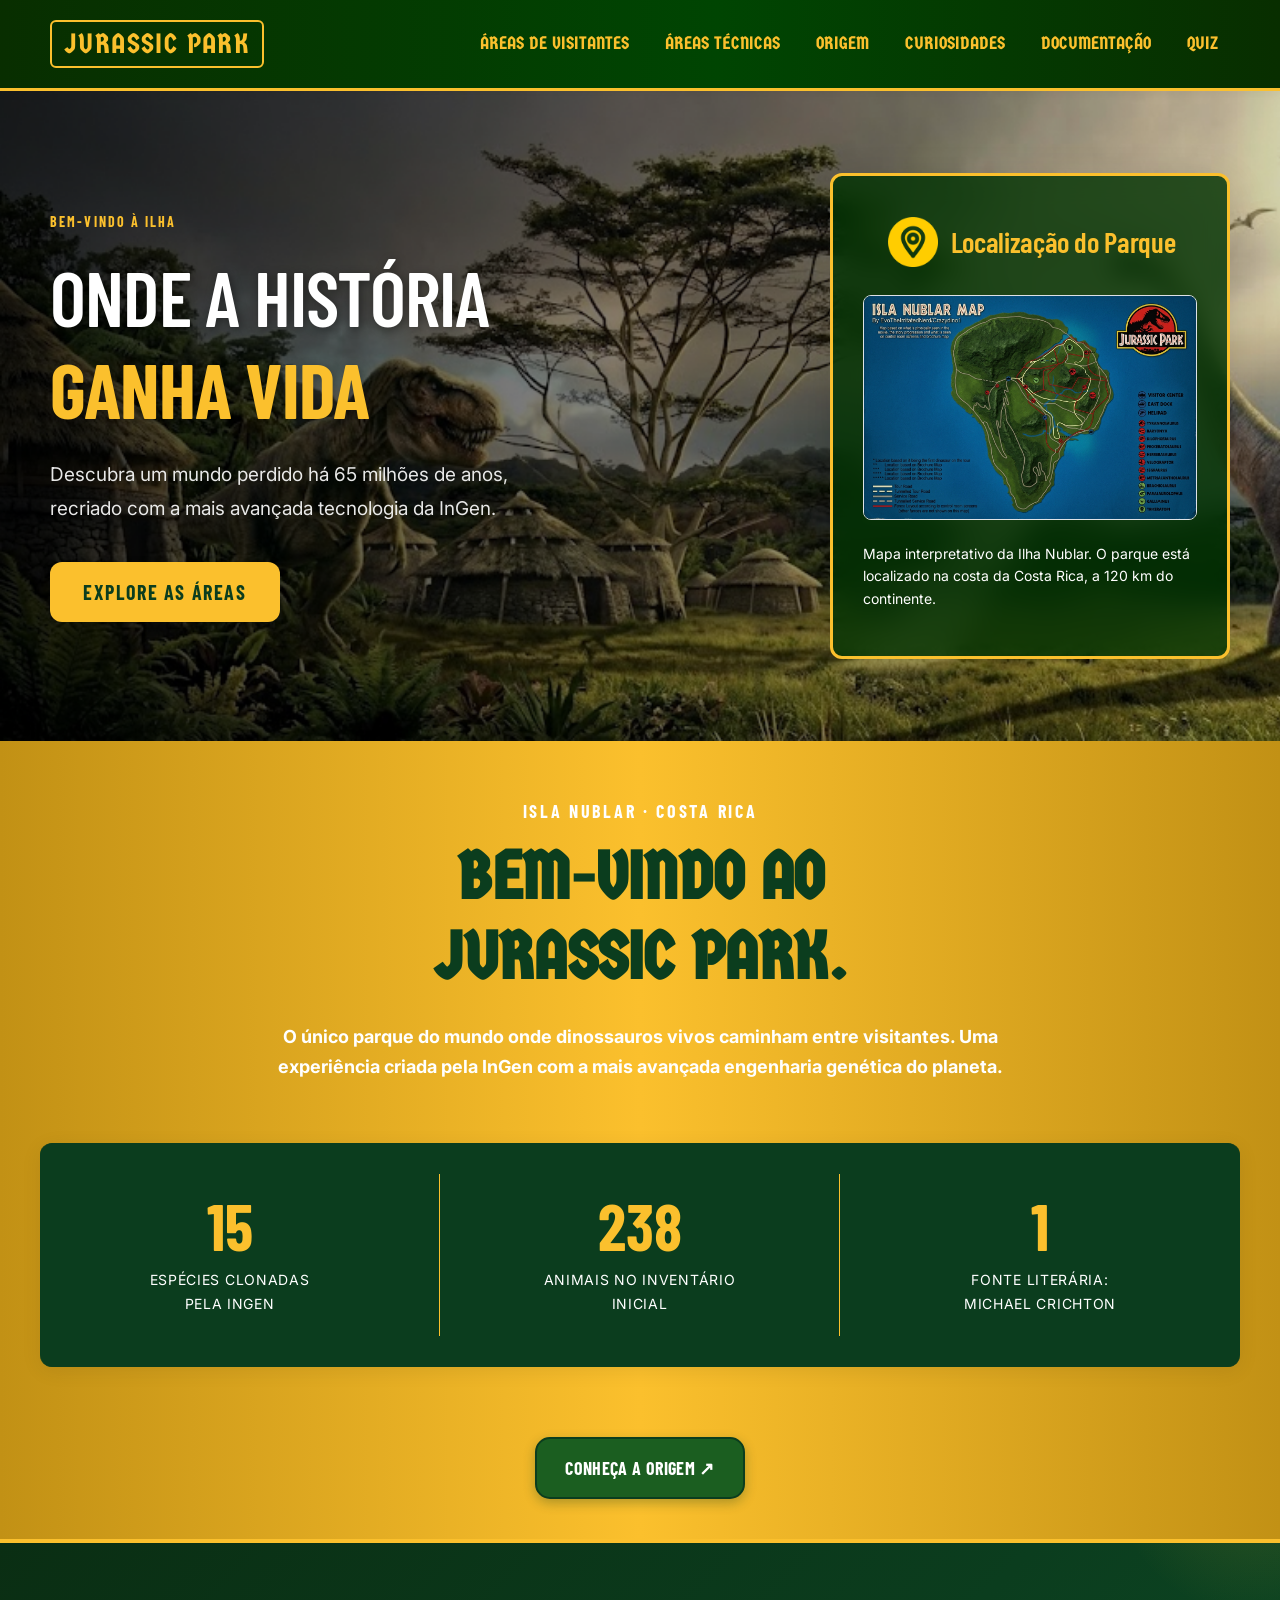
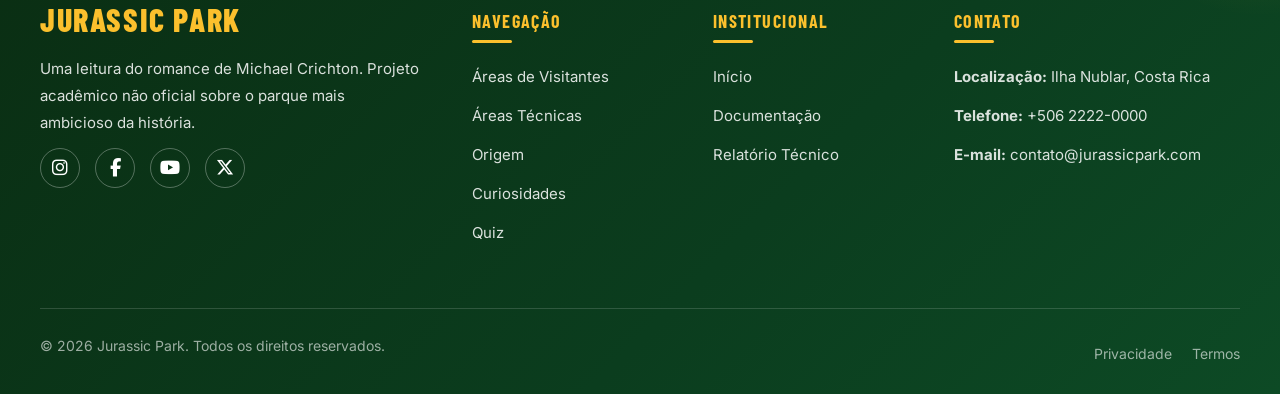
<file: index.html>
<!DOCTYPE html>
<html lang="pt-BR">

<head>
  <meta charset="UTF-8">
  <meta name="viewport" content="width=device-width, initial-scale=1">
  <meta name="description" content="Jurassic Park: uma leitura do romance de Michael Crichton.">
  <title>Início | Jurassic Park</title>
  <link rel="icon" href="imagens/favicon.svg" type="image/svg+xml">
  <link rel="stylesheet" href="css/style.css">
  <script src="js/main.js" defer></script>
  <link rel="preconnect" href="https://fonts.googleapis.com">
  <link rel="preconnect" href="https://fonts.gstatic.com" crossorigin>
  <link href="https://fonts.googleapis.com/css2?family=Archivo+Black&family=Germania+One&display=swap" rel="stylesheet">
  <link rel="preconnect" href="https://fonts.googleapis.com">
  <link rel="preconnect" href="https://fonts.gstatic.com" crossorigin>
  <link
    href="https://fonts.googleapis.com/css2?family=Barlow+Condensed:wght@400;500;600;700&family=Inter:wght@400;500;600&display=swap"
    rel="stylesheet">
  <link rel="stylesheet" href="https://cdnjs.cloudflare.com/ajax/libs/font-awesome/6.5.1/css/all.min.css">
</head>
</head>

<body>
  <a class="skip" href="#conteudo">Pular para o conteúdo</a>
  <header class="site-header">
    <a class="brand" href="index.html" aria-label="Jurassic Park — início"><span>JURASSIC PARK</span></a>
    <button class="menu-toggle" aria-expanded="false" aria-controls="menu-principal" hidden>Menu</button>
    <nav id="menu-principal" aria-label="Navegação principal">
      <a href="areas_visitantes.html">ÁREAS DE VISITANTES</a>
      <a href="areas_tecnicas.html">ÁREAS TÉCNICAS</a>
      <a href="origem.html">ORIGEM</a>
      <a href="curiosidades.html">CURIOSIDADES</a>
      <a href="documentacao.html">DOCUMENTAÇÃO</a>
      <a href="app.html">QUIZ</a>
    </nav>
  </header>
  <main id="conteudo">
    <section class="hero"
      style="background-image: url('imagens/Fundos_Header/Fundo_Header_Oficial.png'); background-size: cover;">
      <div class="hero-content">
        <p class="eyebrow">BEM-VINDO À ILHA</p>
        <h1>Onde a História<br><em>Ganha Vida</em></h1>
        <p>Descubra um mundo perdido há 65 milhões de anos, recriado com a mais avançada tecnologia da InGen.</p>
        <div class="dropdown">
          <button class="button dropdown-toggle" id="dropdown-toggle" aria-expanded="false">
            Explore as Áreas
          </button>
          <div class="dropdown-menu" id="dropdown-menu">
            <a href="areas_visitantes.html" class="dropdown-item">
              <span>
                <strong>Áreas de Visitantes</strong>
                <small>Setores abertos ao público</small>
              </span>
            </a>
            <a href="areas_tecnicas.html" class="dropdown-item">
              <span>
                <strong>Áreas Técnicas</strong>
                <small>Setores restritos da InGen</small>
              </span>
            </a>
          </div>
        </div>
      </div>

      <div class="hero-side-card">
        <h3><img src="imagens/Fundos_Header/localizacao_simbolo.png" style="width: 50px; border: none; margin: 3px;"
            alt=""> Localização do Parque</h3>
        <img src="imagens/Fundos_Header/Mapa_Oficial.jpeg" alt="Mapa da Ilha Nublar">
        <p>Mapa interpretativo da Ilha Nublar. O parque está localizado na costa da Costa Rica, a 120 km do continente.
        </p>
      </div>
    </section>

    <!-- ===== SEÇÃO DE APRESENTAÇÃO INSTITUCIONAL ===== -->
    <!-- ===== SEÇÃO DE APRESENTAÇÃO — NOVO LAYOUT ===== -->
    <section class="section">
      <div class="wrap">

        <!-- Cabeçalho centralizado -->
        <header class="section-header">
          <p class="eyebrow">ISLA NUBLAR · COSTA RICA</p>
          <h2>Bem-vindo ao<br>Jurassic Park.</h2>
          <p>O único parque do mundo onde dinossauros vivos caminham entre visitantes. Uma experiência criada pela InGen
            com a mais avançada engenharia genética do planeta.</p>
        </header>

        <!-- Faixa de destaques em cards -->
        <div class="fact-strip">
          <div>
            <strong>15</strong>
            <span>Espécies clonadas pela InGen</span>
          </div>
          <div>
            <strong>238</strong>
            <span>Animais no inventário inicial</span>
          </div>
          <div>
            <strong>1</strong>
            <span>Fonte literária: Michael Crichton</span>
          </div>
        </div>
        <div style="text-align: center; margin-top: 50px;">
          <a class="button" href="origem.html">Conheça a origem ↗</a>


        </div>
    </section>
  </main>
  <footer class="site-footer">
    <div class="footer-container">
      <div class="footer-grid">

        <!-- Coluna 1: Marca -->
        <div class="footer-col">
          <div class="footer-brand">
            <span>JURASSIC PARK</span>
          </div>
          <p class="footer-desc">Uma leitura do romance de Michael Crichton. Projeto acadêmico não oficial sobre o
            parque mais ambicioso da história.</p>
          <div class="footer-social">
            <a href="#" aria-label="Instagram"><i class="fab fa-instagram"></i></a>
            <a href="#" aria-label="Facebook"><i class="fab fa-facebook-f"></i></a>
            <a href="#" aria-label="YouTube"><i class="fab fa-youtube"></i></a>
            <a href="#" aria-label="X"><i class="fab fa-x-twitter"></i></a>
          </div>
        </div>

        <!-- Coluna 2: Navegação -->
        <div class="footer-col">
          <h4>Navegação</h4>
          <a href="areas_visitantes.html">Áreas de Visitantes</a>
          <a href="areas_tecnicas.html">Áreas Técnicas</a>
          <a href="origem.html">Origem</a>
          <a href="curiosidades.html">Curiosidades</a>
          <a href="app.html">Quiz</a>
        </div>

        <!-- Coluna 3: Institucional -->
        <div class="footer-col">
          <h4>Institucional</h4>
          <a href="index.html">Início</a>
          <a href="documentacao.html">Documentação</a>
          <a href="relatorio-tecnico.html">Relatório Técnico</a>
        </div>

        <!-- Coluna 4: Contato Direto -->
        <div class="footer-col">
          <h4>Contato</h4>
          <div class="footer-contact">
            <div class="footer-contact-item">
              <p><strong>Localização: </strong>Ilha Nublar, Costa Rica</p>
            </div>
            <div class="footer-contact-item">
              <p><strong>Telefone: </strong>+506 2222-0000</p>
            </div>
            <div class="footer-contact-item">
              <p><strong>E-mail: </strong>contato@jurassicpark.com</p>
            </div>
          </div>
        </div>

      </div>

      <!-- Footer Bottom -->
      <div class="footer-bottom">
        <p>&copy; 2026 Jurassic Park. Todos os direitos reservados.</p>
        <div class="footer-bottom-links">
          <a href="#">Privacidade</a>
          <a href="#">Termos</a>
        </div>
      </div>
    </div>
  </footer>
</body>

</html>
</file>
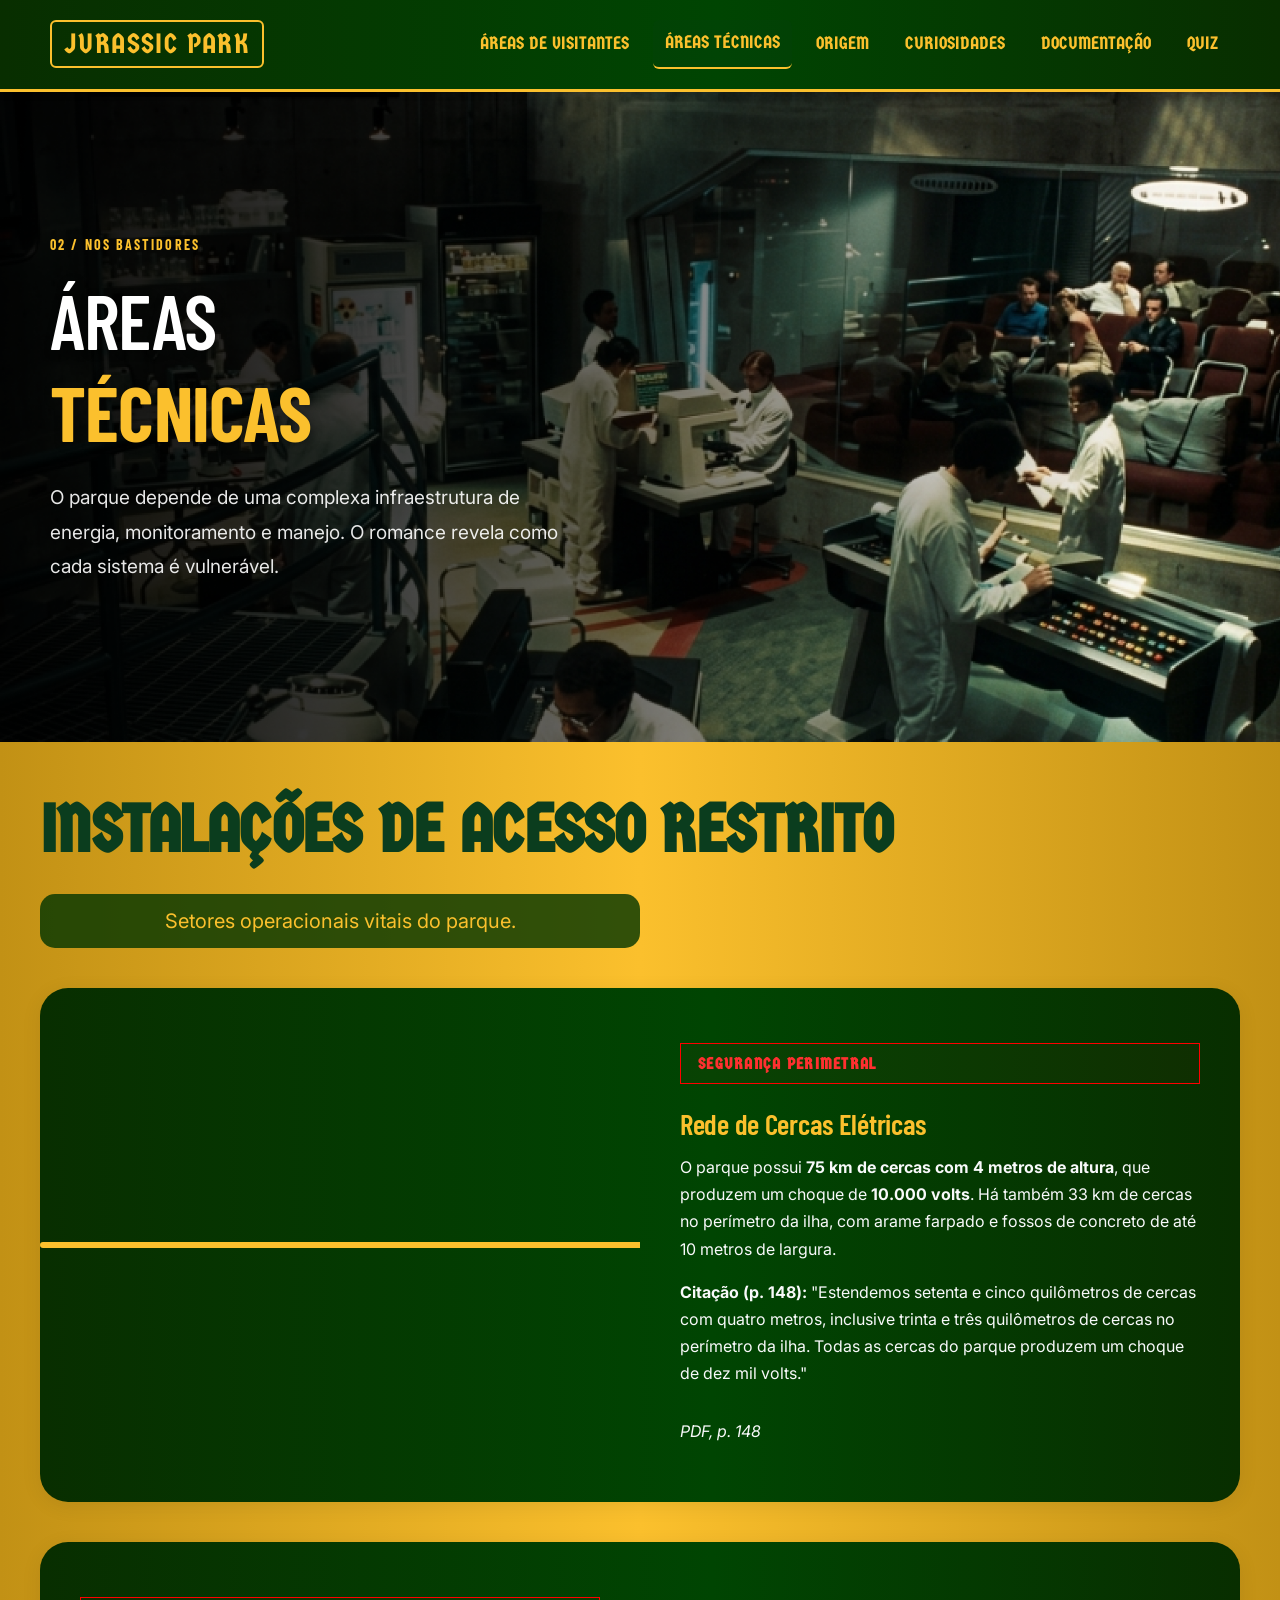
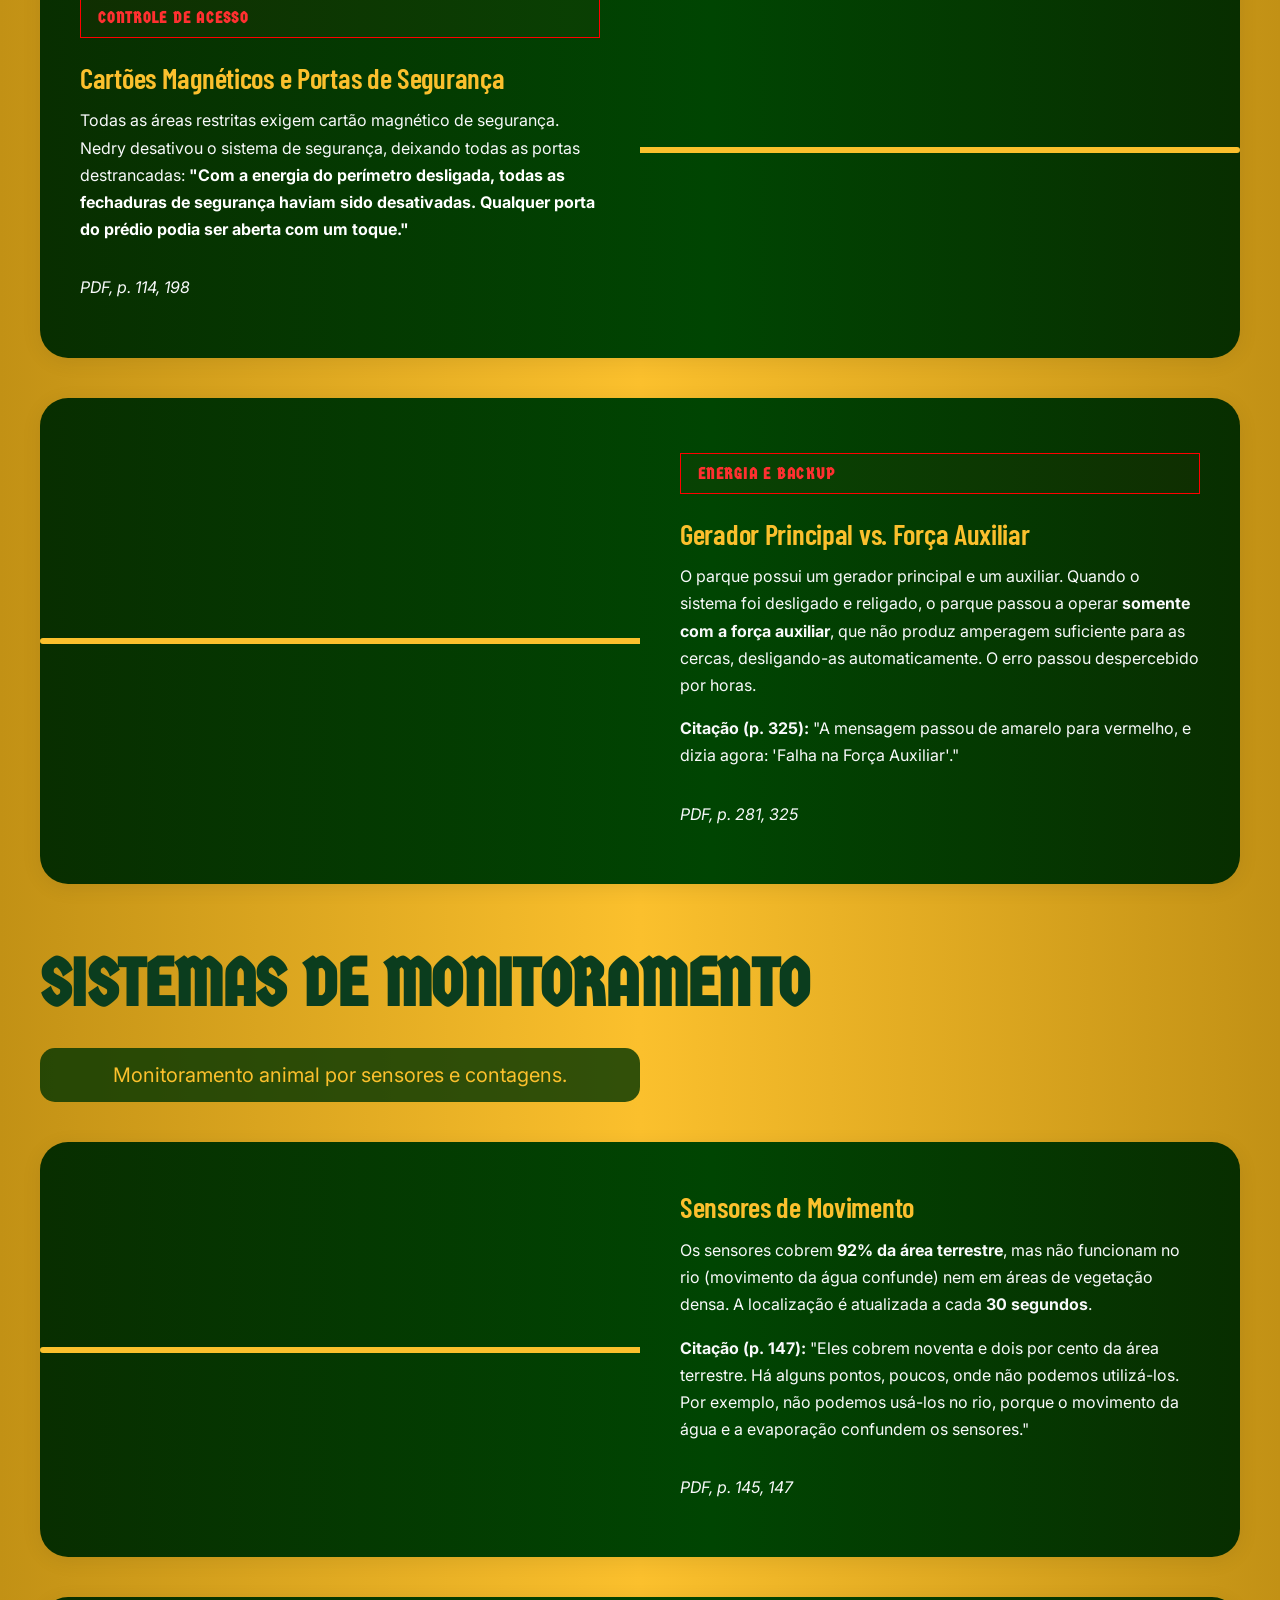
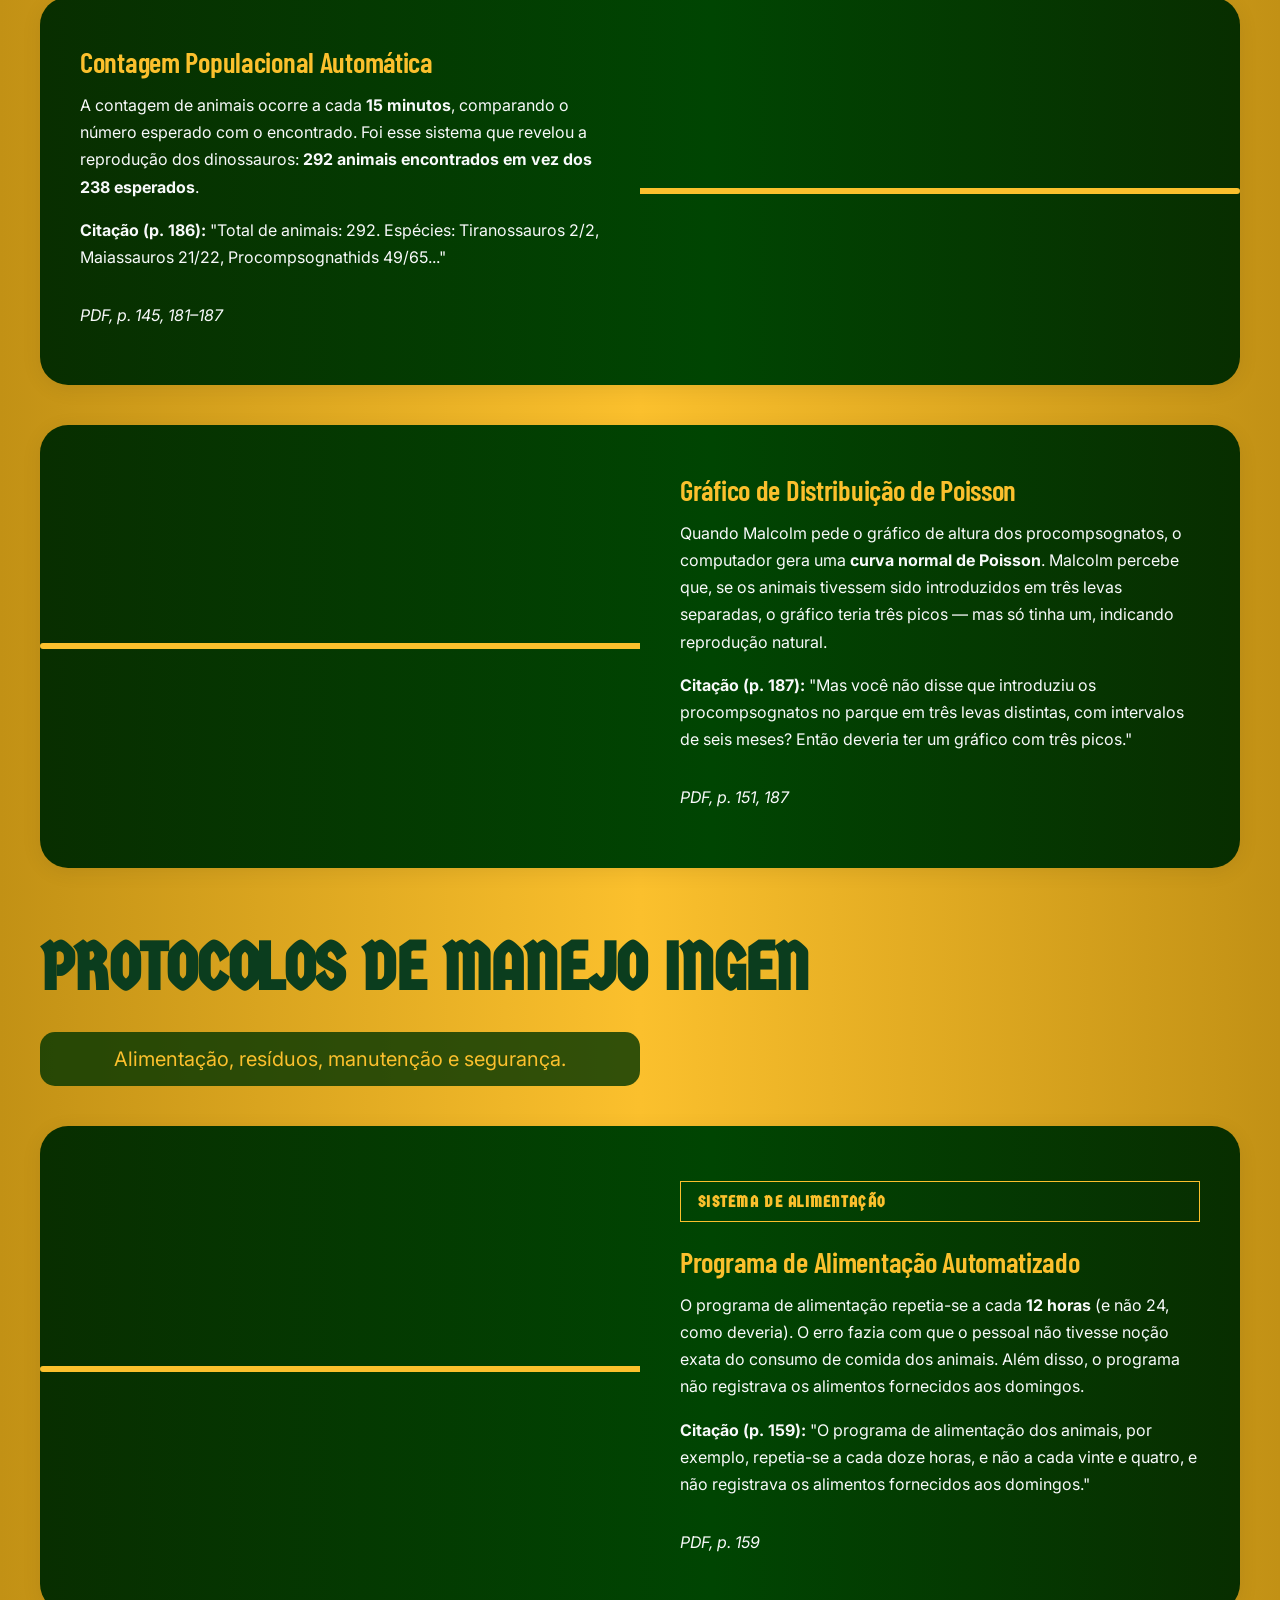
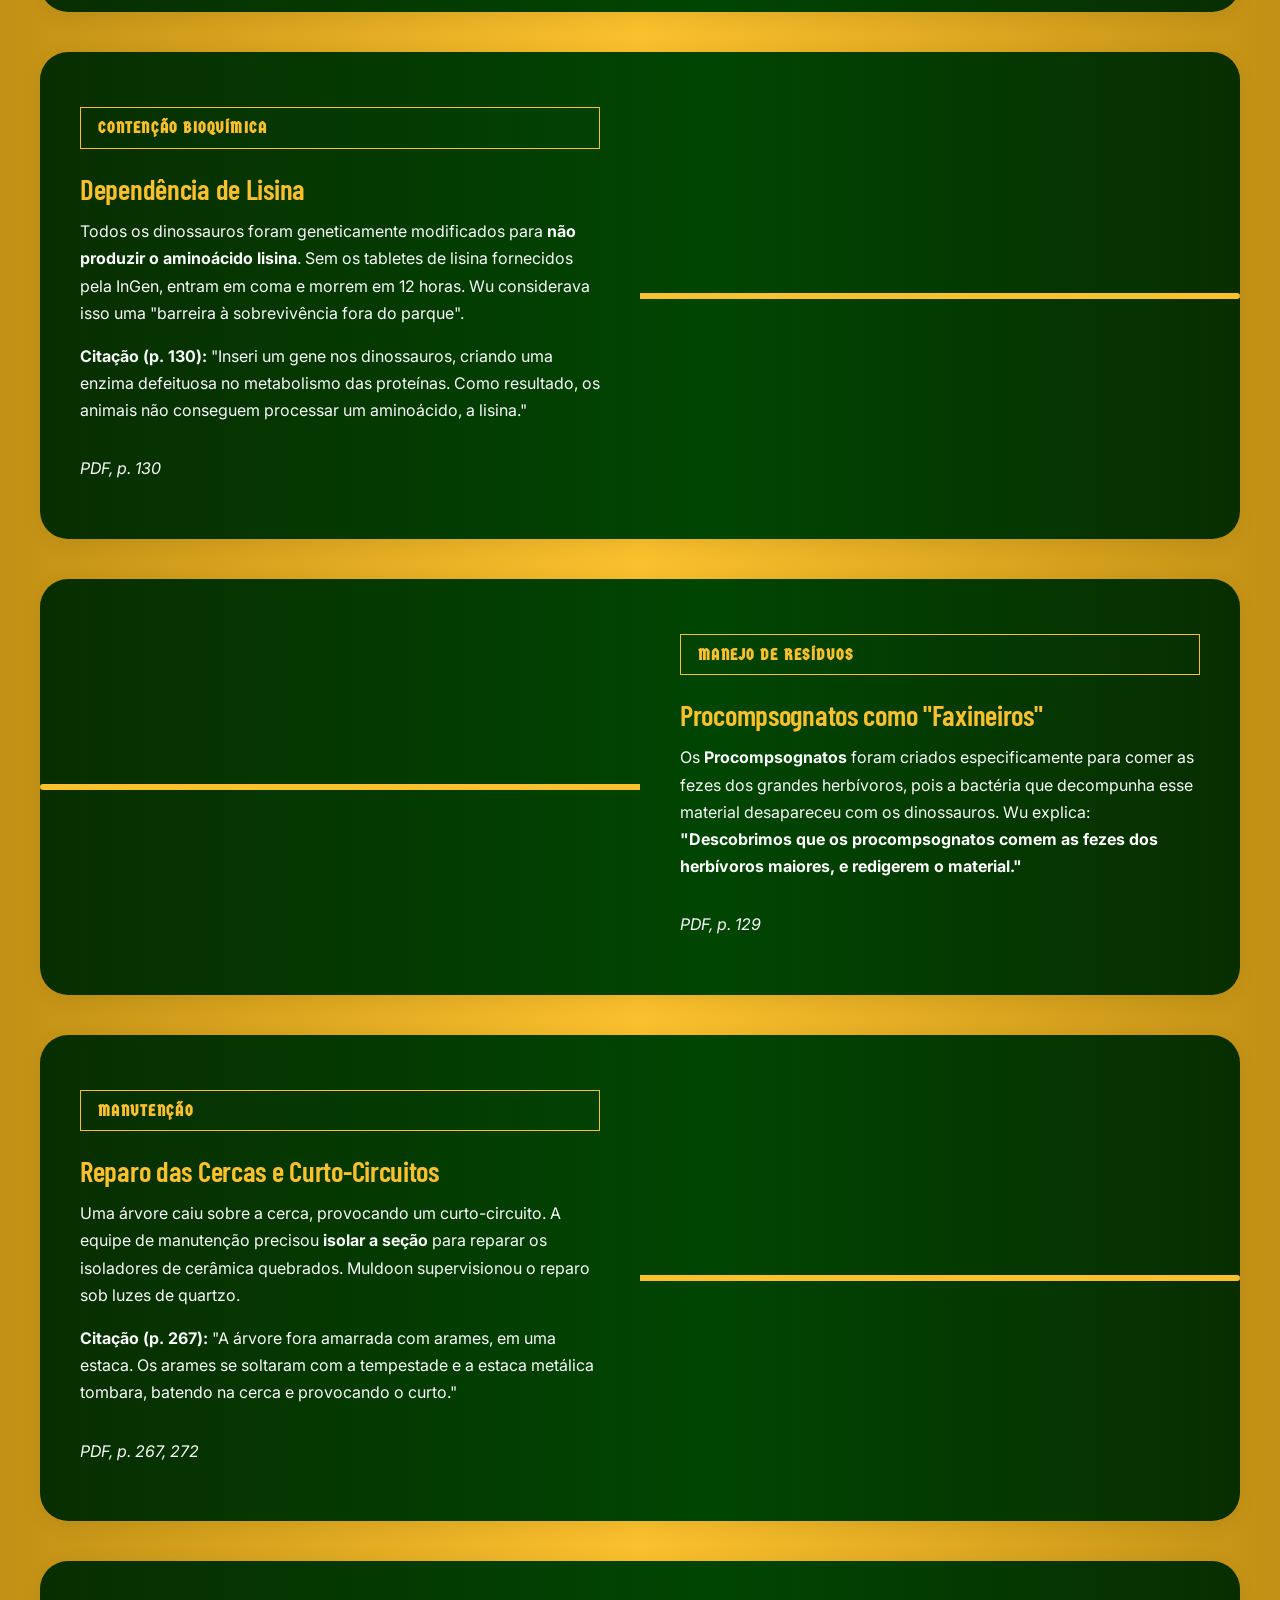
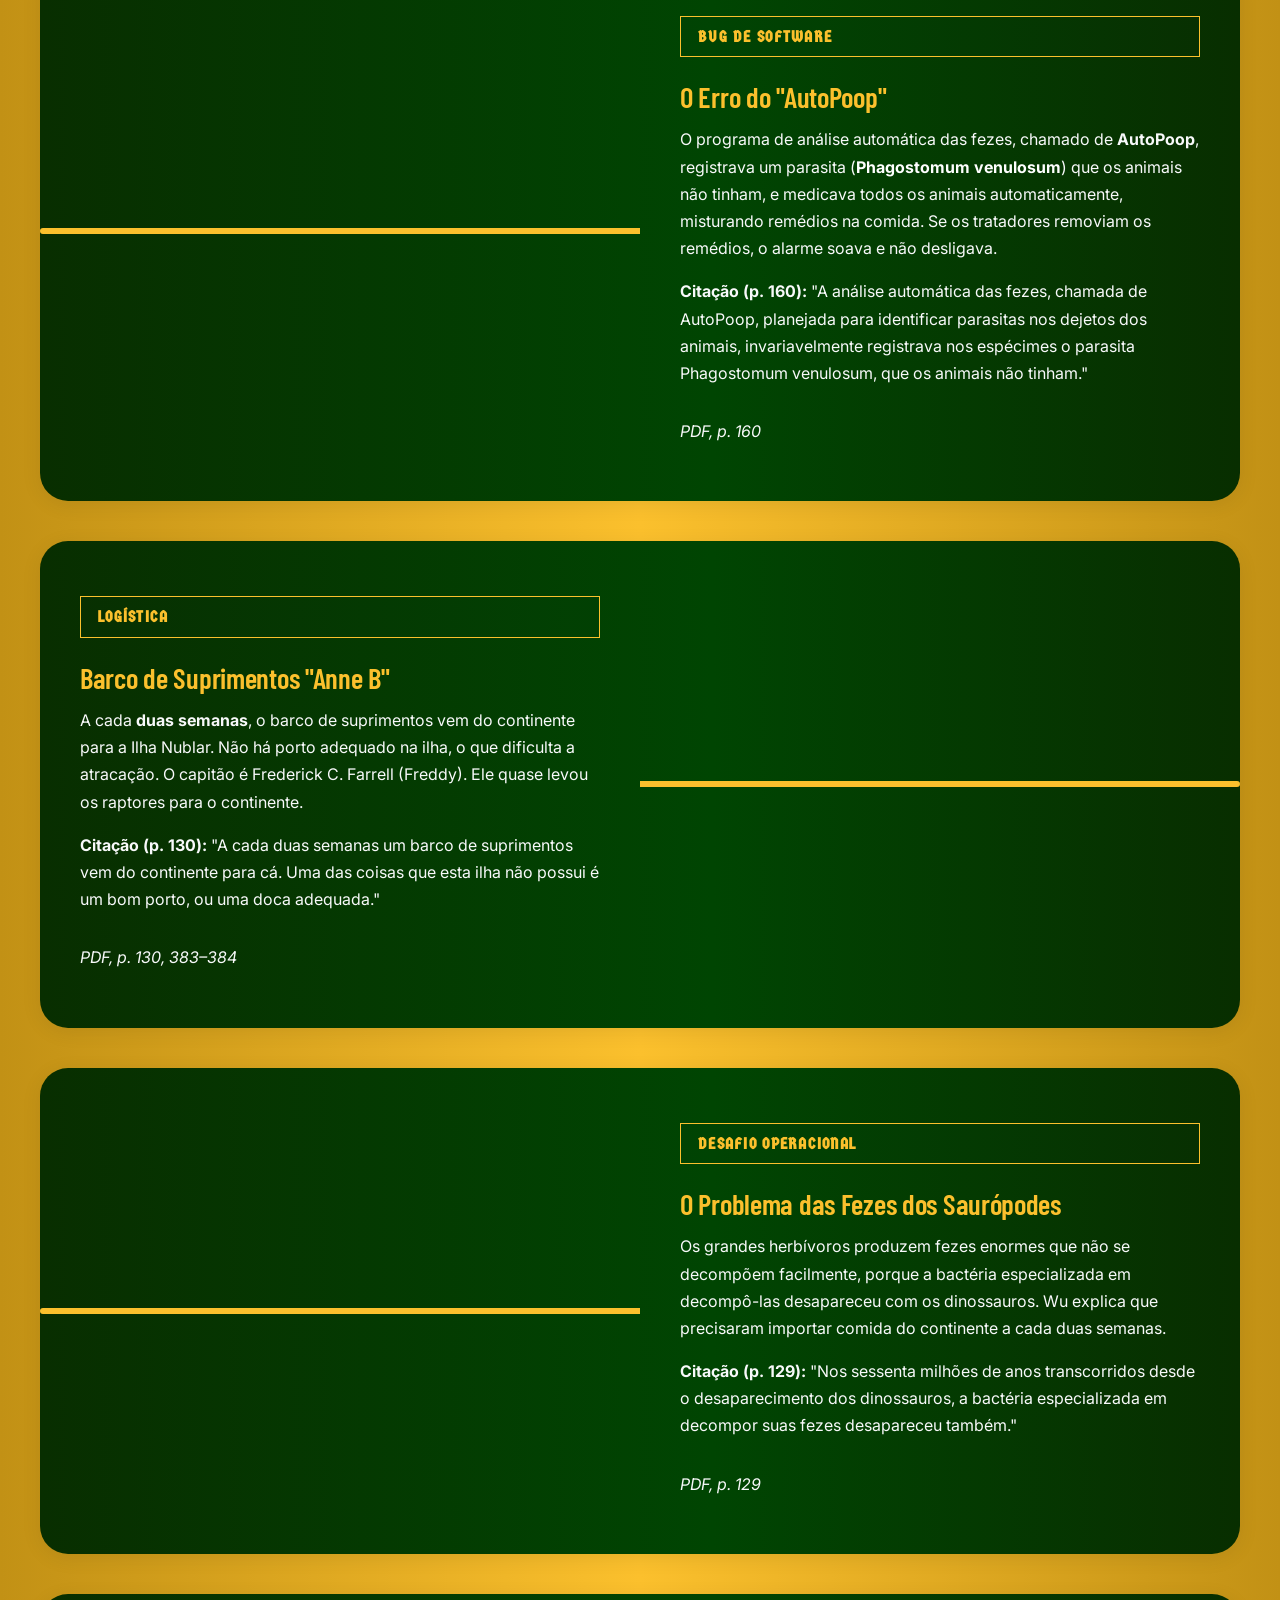
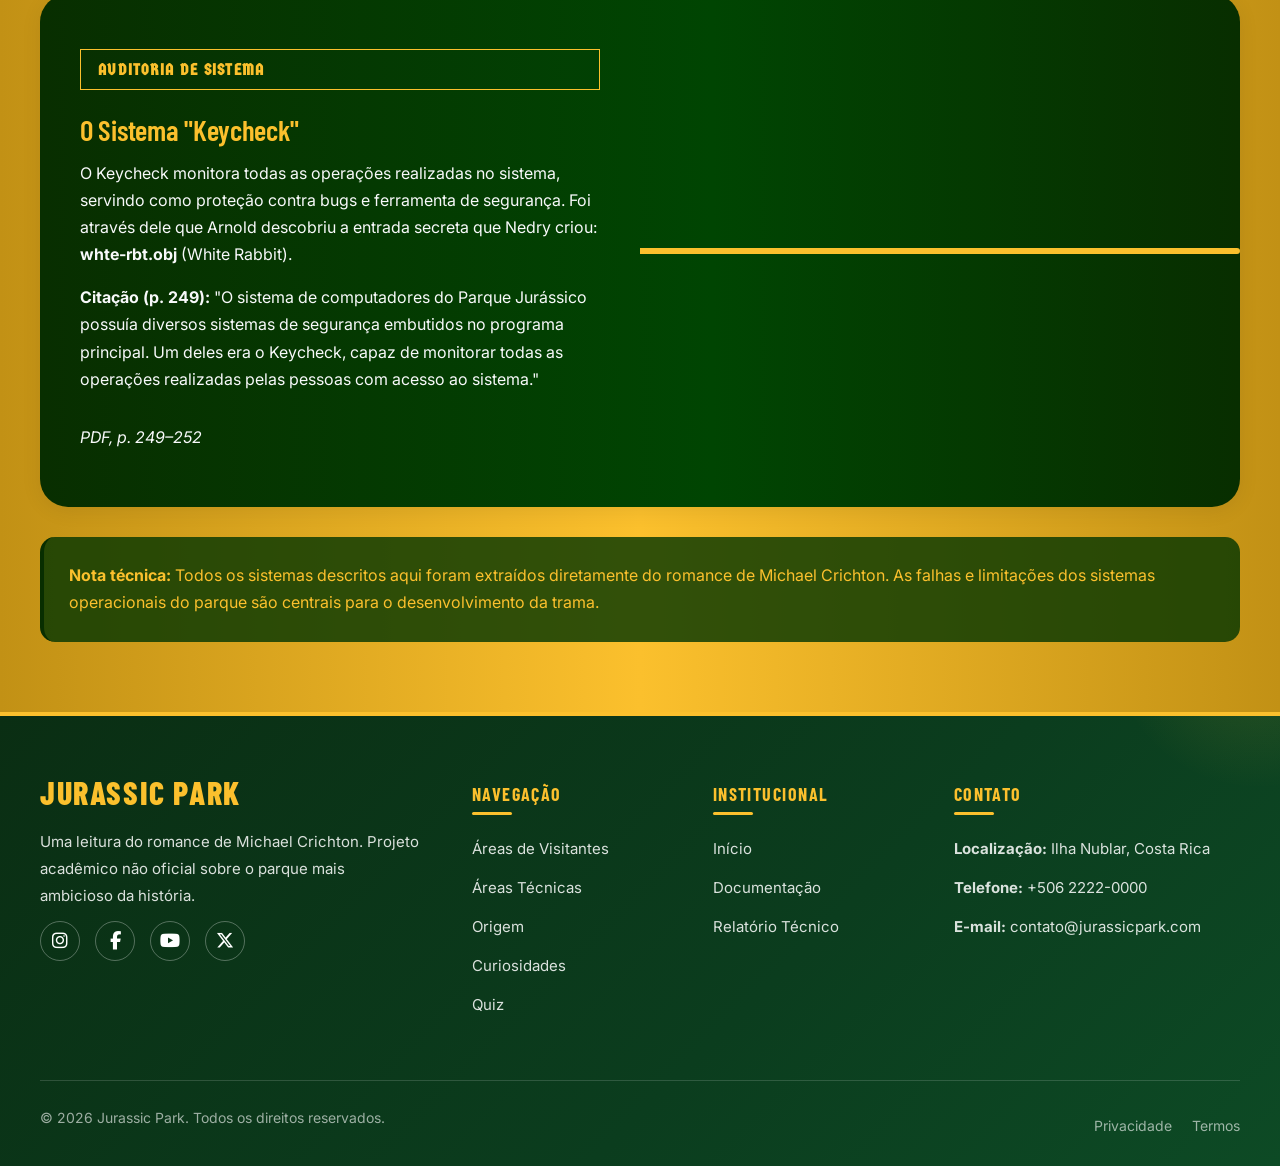
<file: areas_tecnicas.html>
<!DOCTYPE html>
<html lang="pt-BR">

<head>
  <meta charset="UTF-8">
    <meta name="viewport" content="width=device-width, initial-scale=1">
    <meta name="description" content="Jurassic Park: uma leitura do romance de Michael Crichton.">
    <title>Áreas de Visitantes | Jurassic Park</title>
    <link rel="icon" href="imagens/favicon.svg" type="image/svg+xml">
    <link rel="stylesheet" href="css/style.css">
    <script src="js/main.js" defer></script>
    <link rel="preconnect" href="https://fonts.googleapis.com">
    <link rel="preconnect" href="https://fonts.gstatic.com" crossorigin>
    <link href="https://fonts.googleapis.com/css2?family=Archivo+Black&family=Germania+One&display=swap"
        rel="stylesheet">
        <link rel="preconnect" href="https://fonts.googleapis.com">
    <link rel="preconnect" href="https://fonts.gstatic.com" crossorigin>
    <link
        href="https://fonts.googleapis.com/css2?family=Barlow+Condensed:wght@400;500;600;700&family=Inter:wght@400;500;600&display=swap"
        rel="stylesheet">
    <link rel="stylesheet" href="https://cdnjs.cloudflare.com/ajax/libs/font-awesome/6.5.1/css/all.min.css">
</head>
</head>

<body>
    <a class="skip" href="#conteudo">Pular para o conteúdo</a>
    <header class="site-header">
    <a class="brand" href="index.html" aria-label="Jurassic Park — início"><span>JURASSIC PARK</span></a>
    <button class="menu-toggle" aria-expanded="false" aria-controls="menu-principal" hidden>Menu</button>
    <nav id="menu-principal" aria-label="Navegação principal">
      <a href="areas_visitantes.html">ÁREAS DE VISITANTES</a>
      <a href="areas_tecnicas.html" aria-current="page">ÁREAS TÉCNICAS</a>
      <a href="origem.html">ORIGEM</a>
      <a href="curiosidades.html">CURIOSIDADES</a>
      <a href="documentacao.html">DOCUMENTAÇÃO</a>
      <a href="app.html">QUIZ</a>
    </nav>
  </header>
  <main id="conteudo">
    <section class="hero" style="background-image: url('imagens/Fundos_Header/Fundo_Areas_Tecnicas.png'); background-size: cover;">
      <div class="hero-content">
        <p class="eyebrow">02 / NOS BASTIDORES</p>
        <h1>Áreas<br><em>Técnicas</em></h1>
        <p>O parque depende de uma complexa infraestrutura de energia, monitoramento e manejo. O romance revela como
          cada sistema é vulnerável.</p>
      </div>
    </section>

    <div class="wrap">
      <div class="section">

        <!-- ===== BLOCO 1: INSTALAÇÕES DE ACESSO RESTRITO ===== -->
        <h2>Instalações de Acesso Restrito</h2>
        <p class="lede">Setores operacionais vitais do parque.</p>

        <div class="zigzag-container">
          <!-- Card 1: Sistema de Segurança e Cercas Elétricas -->
          <article class="zigzag-card">
            <div class="zigzag-card-img2" style="background-image: url('imagens/Imagens_Areas_Tecnicas/Cercas_Eletricas.jfif');"></div>
            <div class="zigzag-card-content">
              <span class="tag restricted">SEGURANÇA PERIMETRAL</span>
              <h3>Rede de Cercas Elétricas</h3>
              <p>O parque possui <strong>75 km de cercas com 4 metros de altura</strong>, que produzem um choque de
                <strong>10.000 volts</strong>. Há também 33 km de cercas no perímetro da ilha, com arame farpado e
                fossos de concreto de até 10 metros de largura.</p>
              <p><strong>Citação (p. 148):</strong> "Estendemos setenta e cinco quilômetros de cercas com quatro metros,
                inclusive trinta e três quilômetros de cercas no perímetro da ilha. Todas as cercas do parque produzem
                um choque de dez mil volts."</p>
              <p class="source">PDF, p. 148</p>
            </div>
          </article>

          <!-- Card 2: Sistema de Acesso por Cartão Magnético -->
          <article class="zigzag-card reverse">
            <div class="zigzag-card-img" style="background-image: url('imagens/Imagens_Areas_Tecnicas/Cartoes_Magneticos.jfif');"></div>
            <div class="zigzag-card-content">
              <span class="tag restricted">CONTROLE DE ACESSO</span>
              <h3>Cartões Magnéticos e Portas de Segurança</h3>
              <p>Todas as áreas restritas exigem cartão magnético de segurança. Nedry desativou o sistema de segurança,
                deixando todas as portas destrancadas: <em>"Com a energia do perímetro desligada, todas as fechaduras de
                  segurança haviam sido desativadas. Qualquer porta do prédio podia ser aberta com um toque."</em></p>
              <p class="source">PDF, p. 114, 198</p>
            </div>
          </article>

          <!-- Card 3: Complexo de Energia e o Bug da Força Auxiliar -->
          <article class="zigzag-card">
            <div class="zigzag-card-img2" style="background-image: url('imagens/Imagens_Areas_Tecnicas/Forca_Auxiliar.jfif');"></div>
            <div class="zigzag-card-content">
              <span class="tag restricted">ENERGIA E BACKUP</span>
              <h3>Gerador Principal vs. Força Auxiliar</h3>
              <p>O parque possui um gerador principal e um auxiliar. Quando o sistema foi desligado e religado, o parque
                passou a operar <strong>somente com a força auxiliar</strong>, que não produz amperagem suficiente para
                as cercas, desligando-as automaticamente. O erro passou despercebido por horas.</p>
              <p><strong>Citação (p. 325):</strong> "A mensagem passou de amarelo para vermelho, e dizia agora: 'Falha
                na Força Auxiliar'."</p>
              <p class="source">PDF, p. 281, 325</p>
            </div>
          </article>
        </div>

        <!-- ===== BLOCO 2: SISTEMAS DE MONITORAMENTO ===== -->
        <h2 style="margin-top: 60px;">Sistemas de Monitoramento</h2>
        <p class="lede">Monitoramento animal por sensores e contagens.</p>

        <div class="zigzag-container">
          <!-- Card 1: Sensores de Movimento -->
          <article class="zigzag-card">
            <div class="zigzag-card-img2" style="background-image: url('imagens/Imagens_Areas_Tecnicas/Sensores.jfif');"></div>
            <div class="zigzag-card-content">
              <h3>Sensores de Movimento</h3>
              <p>Os sensores cobrem <strong>92% da área terrestre</strong>, mas não funcionam no rio (movimento da água
                confunde) nem em áreas de vegetação densa. A localização é atualizada a cada <strong>30
                  segundos</strong>.</p>
              <p><strong>Citação (p. 147):</strong> "Eles cobrem noventa e dois por cento da área terrestre. Há alguns
                pontos, poucos, onde não podemos utilizá-los. Por exemplo, não podemos usá-los no rio, porque o
                movimento da água e a evaporação confundem os sensores."</p>
              <p class="source">PDF, p. 145, 147</p>
            </div>
          </article>

          <!-- Card 2: Sistema de Contagem Populacional -->
          <article class="zigzag-card reverse">
            <div class="zigzag-card-img" style="background-image: url('imagens/Imagens_Areas_Tecnicas/Contagem_Populacional.jfif');"></div>
            <div class="zigzag-card-content">
              <h3>Contagem Populacional Automática</h3>
              <p>A contagem de animais ocorre a cada <strong>15 minutos</strong>, comparando o número esperado com o
                encontrado. Foi esse sistema que revelou a reprodução dos dinossauros: <strong>292 animais encontrados
                  em vez dos 238 esperados</strong>.</p>
              <p><strong>Citação (p. 186):</strong> "Total de animais: 292. Espécies: Tiranossauros 2/2, Maiassauros
                21/22, Procompsognathids 49/65..."</p>
              <p class="source">PDF, p. 145, 181–187</p>
            </div>
          </article>

          <!-- Card 3: O Gráfico de Distribuição de Poisson -->
          <article class="zigzag-card">
            <div class="zigzag-card-img2" style="background-image: url('imagens/Imagens_Areas_Tecnicas/Distribuicao_Poisson.jfif');"></div>
            <div class="zigzag-card-content">
              <h3>Gráfico de Distribuição de Poisson</h3>
              <p>Quando Malcolm pede o gráfico de altura dos procompsognatos, o computador gera uma <strong>curva normal
                  de Poisson</strong>. Malcolm percebe que, se os animais tivessem sido introduzidos em três levas
                separadas, o gráfico teria três picos — mas só tinha um, indicando reprodução natural.</p>
              <p><strong>Citação (p. 187):</strong> "Mas você não disse que introduziu os procompsognatos no parque em
                três levas distintas, com intervalos de seis meses? Então deveria ter um gráfico com três picos."</p>
              <p class="source">PDF, p. 151, 187</p>
            </div>
          </article>
        </div>

        <!-- ===== BLOCO 3: PROTOCOLOS DE MANEJO INGEN ===== -->
        <h2 style="margin-top: 60px;">Protocolos de Manejo InGen</h2>
        <p class="lede">Alimentação, resíduos, manutenção e segurança.</p>

        <div class="zigzag-container">
          <!-- Card 1: Sistema de Alimentação -->
          <article class="zigzag-card">
            <div class="zigzag-card-img2" style="background-image: url('imagens/Imagens_Areas_Tecnicas/Alimentacao.jfif');"></div>
            <div class="zigzag-card-content">
              <span class="tag">SISTEMA DE ALIMENTAÇÃO</span>
              <h3>Programa de Alimentação Automatizado</h3>
              <p>O programa de alimentação repetia-se a cada <strong>12 horas</strong> (e não 24, como deveria). O erro
                fazia com que o pessoal não tivesse noção exata do consumo de comida dos animais. Além disso, o programa
                não registrava os alimentos fornecidos aos domingos.</p>
              <p><strong>Citação (p. 159):</strong> "O programa de alimentação dos animais, por exemplo, repetia-se a
                cada doze horas, e não a cada vinte e quatro, e não registrava os alimentos fornecidos aos domingos."
              </p>
              <p class="source">PDF, p. 159</p>
            </div>
          </article>

          <!-- Card 2: Dependência de Lisina -->
          <article class="zigzag-card reverse">
            <div class="zigzag-card-img" style="background-image: url('imagens/Imagens_Areas_Tecnicas/Lisina.jfif');"></div>
            <div class="zigzag-card-content">
              <span class="tag">CONTENÇÃO BIOQUÍMICA</span>
              <h3>Dependência de Lisina</h3>
              <p>Todos os dinossauros foram geneticamente modificados para <strong>não produzir o aminoácido
                  lisina</strong>. Sem os tabletes de lisina fornecidos pela InGen, entram em coma e morrem em 12 horas.
                Wu considerava isso uma "barreira à sobrevivência fora do parque".</p>
              <p><strong>Citação (p. 130):</strong> "Inseri um gene nos dinossauros, criando uma enzima defeituosa no
                metabolismo das proteínas. Como resultado, os animais não conseguem processar um aminoácido, a lisina."
              </p>
              <p class="source">PDF, p. 130</p>
            </div>
          </article>

          <!-- Card 3: Manejo de Resíduos com Procompsognatos -->
          <article class="zigzag-card">
            <div class="zigzag-card-img2" style="background-image: url('imagens/Imagens_Areas_Tecnicas/Residuos.jfif');"></div>
            <div class="zigzag-card-content">
              <span class="tag">MANEJO DE RESÍDUOS</span>
              <h3>Procompsognatos como "Faxineiros"</h3>
              <p>Os <strong>Procompsognatos</strong> foram criados especificamente para comer as fezes dos grandes
                herbívoros, pois a bactéria que decompunha esse material desapareceu com os dinossauros. Wu explica:
                <em>"Descobrimos que os procompsognatos comem as fezes dos herbívoros maiores, e redigerem o
                  material."</em></p>
              <p class="source">PDF, p. 129</p>
            </div>
          </article>

          <!-- Card 4: Manutenção das Cercas -->
          <article class="zigzag-card reverse">
            <div class="zigzag-card-img" style="background-image: url('imagens/Imagens_Areas_Tecnicas/Manutencao.jfif');"></div>
            <div class="zigzag-card-content">
              <span class="tag">MANUTENÇÃO</span>
              <h3>Reparo das Cercas e Curto-Circuitos</h3>
              <p>Uma árvore caiu sobre a cerca, provocando um curto-circuito. A equipe de manutenção precisou
                <strong>isolar a seção</strong> para reparar os isoladores de cerâmica quebrados. Muldoon supervisionou
                o reparo sob luzes de quartzo.</p>
              <p><strong>Citação (p. 267):</strong> "A árvore fora amarrada com arames, em uma estaca. Os arames se
                soltaram com a tempestade e a estaca metálica tombara, batendo na cerca e provocando o curto."</p>
              <p class="source">PDF, p. 267, 272</p>
            </div>
          </article>

          <!-- Card 5: O Bug do AutoPoop -->
          <article class="zigzag-card">
            <div class="zigzag-card-img2" style="background-image: url('imagens/Imagens_Areas_Tecnicas/AutoPoop.jfif');"></div>
            <div class="zigzag-card-content">
              <span class="tag">BUG DE SOFTWARE</span>
              <h3>O Erro do "AutoPoop"</h3>
              <p>O programa de análise automática das fezes, chamado de <strong>AutoPoop</strong>, registrava um
                parasita (<em>Phagostomum venulosum</em>) que os animais não tinham, e medicava todos os animais
                automaticamente, misturando remédios na comida. Se os tratadores removiam os remédios, o alarme soava e
                não desligava.</p>
              <p><strong>Citação (p. 160):</strong> "A análise automática das fezes, chamada de AutoPoop, planejada para
                identificar parasitas nos dejetos dos animais, invariavelmente registrava nos espécimes o parasita
                Phagostomum venulosum, que os animais não tinham."</p>
              <p class="source">PDF, p. 160</p>
            </div>
          </article>

          <!-- Card 6: Barco de Suprimentos Anne B -->
          <article class="zigzag-card reverse">
            <div class="zigzag-card-img" style="background-image: url('imagens/Imagens_Areas_Tecnicas/Barco_Anne_B.jfif');"></div>
            <div class="zigzag-card-content">
              <span class="tag">LOGÍSTICA</span>
              <h3>Barco de Suprimentos "Anne B"</h3>
              <p>A cada <strong>duas semanas</strong>, o barco de suprimentos vem do continente para a Ilha Nublar. Não
                há porto adequado na ilha, o que dificulta a atracação. O capitão é Frederick C. Farrell (Freddy). Ele
                quase levou os raptores para o continente.</p>
              <p><strong>Citação (p. 130):</strong> "A cada duas semanas um barco de suprimentos vem do continente para
                cá. Uma das coisas que esta ilha não possui é um bom porto, ou uma doca adequada."</p>
              <p class="source">PDF, p. 130, 383–384</p>
            </div>
          </article>

          <!-- Card 7: O Problema das Fezes dos Saurópodes -->
          <article class="zigzag-card">
            <div class="zigzag-card-img2" style="background-image: url('imagens/Imagens_Areas_Tecnicas/Fezes_Sauropodes.jfif');"></div>
            <div class="zigzag-card-content">
              <span class="tag">DESAFIO OPERACIONAL</span>
              <h3>O Problema das Fezes dos Saurópodes</h3>
              <p>Os grandes herbívoros produzem fezes enormes que não se decompõem facilmente, porque a bactéria
                especializada em decompô-las desapareceu com os dinossauros. Wu explica que precisaram importar comida
                do continente a cada duas semanas.</p>
              <p><strong>Citação (p. 129):</strong> "Nos sessenta milhões de anos transcorridos desde o desaparecimento
                dos dinossauros, a bactéria especializada em decompor suas fezes desapareceu também."</p>
              <p class="source">PDF, p. 129</p>
            </div>
          </article>

          <!-- Card 8: O Sistema de Segurança Keycheck -->
          <article class="zigzag-card reverse">
            <div class="zigzag-card-img" style="background-image: url('imagens/Imagens_Areas_Tecnicas/Keycheck.jfif');"></div>
            <div class="zigzag-card-content">
              <span class="tag">AUDITORIA DE SISTEMA</span>
              <h3>O Sistema "Keycheck"</h3>
              <p>O Keycheck monitora todas as operações realizadas no sistema, servindo como proteção contra bugs e
                ferramenta de segurança. Foi através dele que Arnold descobriu a entrada secreta que Nedry criou:
                <strong>whte-rbt.obj</strong> (White Rabbit).</p>
              <p><strong>Citação (p. 249):</strong> "O sistema de computadores do Parque Jurássico possuía diversos
                sistemas de segurança embutidos no programa principal. Um deles era o Keycheck, capaz de monitorar todas
                as operações realizadas pelas pessoas com acesso ao sistema."</p>
              <p class="source">PDF, p. 249–252</p>
            </div>
          </article>
        </div>

        <aside class="notice">
          <strong>Nota técnica:</strong> Todos os sistemas descritos aqui foram extraídos diretamente do romance de
          Michael Crichton. As falhas e limitações dos sistemas operacionais do parque são centrais para o
          desenvolvimento da trama.
        </aside>

      </div>
    </div>
  </main>
  <footer class="site-footer">
    <div class="footer-container">
      <div class="footer-grid">
        <div class="footer-col">
          <div class="footer-brand">
            <span>JURASSIC PARK</span>
          </div>
          <p class="footer-desc">Uma leitura do romance de Michael Crichton. Projeto acadêmico não oficial sobre o
            parque mais ambicioso da história.</p>
          <div class="footer-social">
            <a href="#" aria-label="Instagram"><i class="fa-brands fa-instagram"></i></a>
            <a href="#" aria-label="Facebook"><i class="fa-brands fa-facebook-f"></i></a>
            <a href="#" aria-label="YouTube"><i class="fa-brands fa-youtube"></i></a>
            <a href="#" aria-label="X"><i class="fa-brands fa-x-twitter"></i></a>
          </div>
        </div>

        <div class="footer-col">
          <h4>Navegação</h4>
          <a href="areas_visitantes.html">Áreas de Visitantes</a>
          <a href="areas_tecnicas.html">Áreas Técnicas</a>
          <a href="origem.html">Origem</a>
          <a href="curiosidades.html">Curiosidades</a>
          <a href="app.html">Quiz</a>
        </div>

        <div class="footer-col">
          <h4>Institucional</h4>
          <a href="index.html">Início</a>
          <a href="documentacao.html">Documentação</a>
          <a href="relatorio-tecnico.html">Relatório Técnico</a>
        </div>

        <div class="footer-col">
          <h4>Contato</h4>
          <div class="footer-contact">
            <div class="footer-contact-item">
              <p><strong>Localização: </strong>Ilha Nublar, Costa Rica</p>
            </div>
            <div class="footer-contact-item">
              <p><strong>Telefone: </strong>+506 2222-0000</p>
            </div>
            <div class="footer-contact-item">
              <p><strong>E-mail: </strong>contato@jurassicpark.com</p>
            </div>
          </div>
        </div>
      </div>

      <div class="footer-bottom">
        <p>&copy; 2026 Jurassic Park. Todos os direitos reservados.</p>
        <div class="footer-bottom-links">
          <a href="#">Privacidade</a>
          <a href="#">Termos</a>
        </div>
      </div>
    </div>
  </footer>
</body>

</html>
</file>
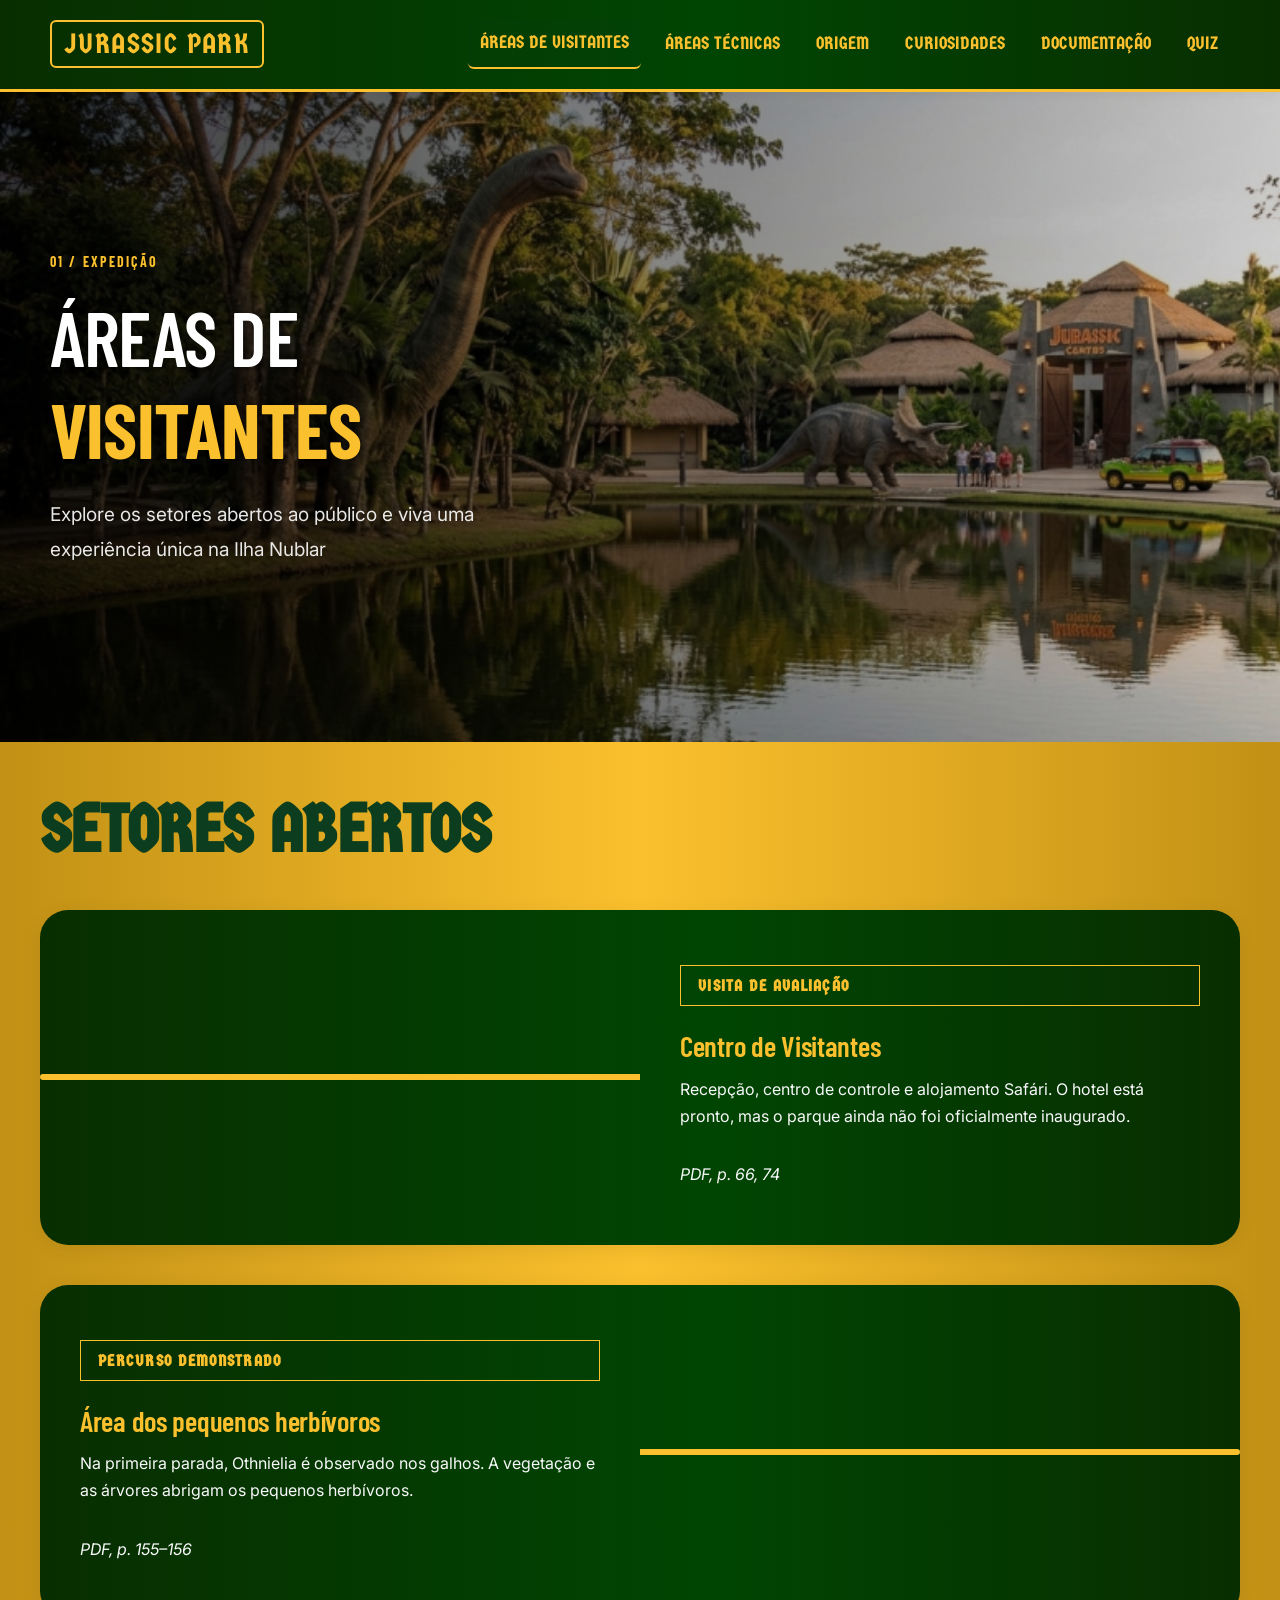
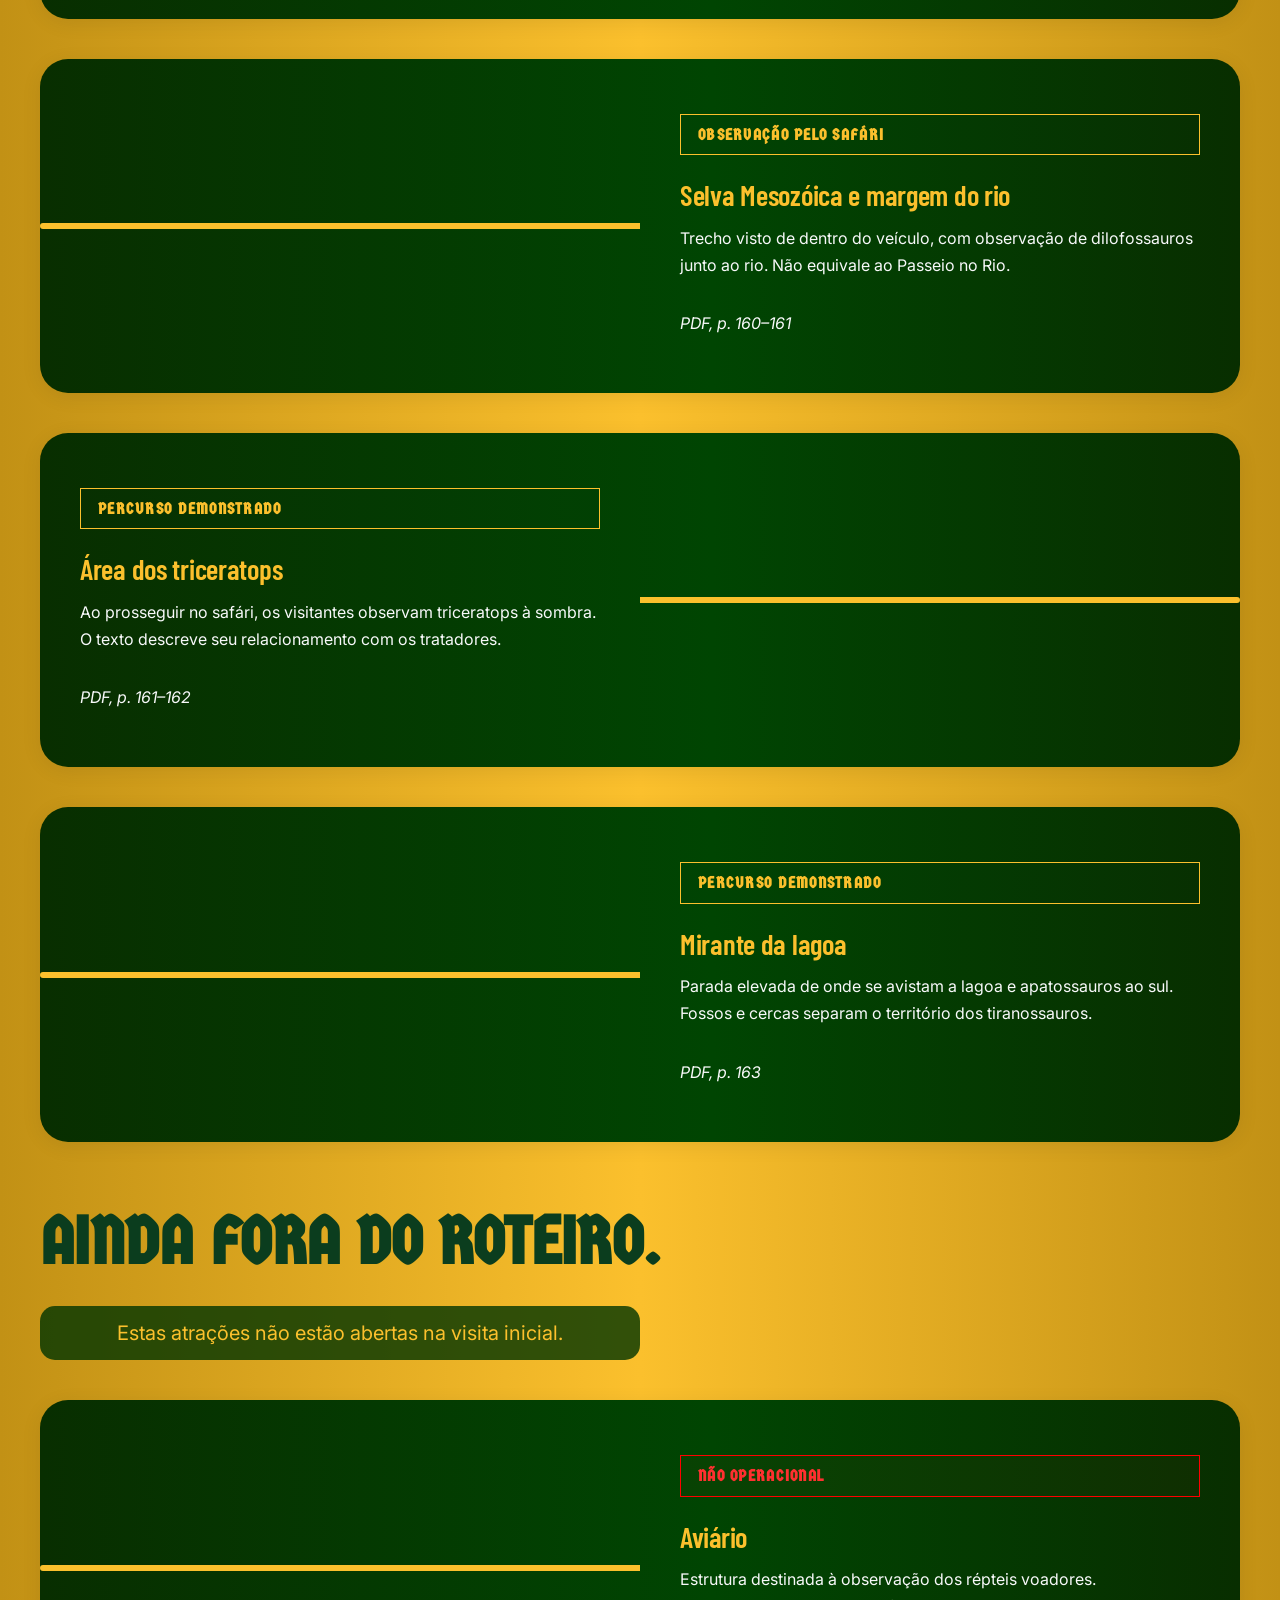
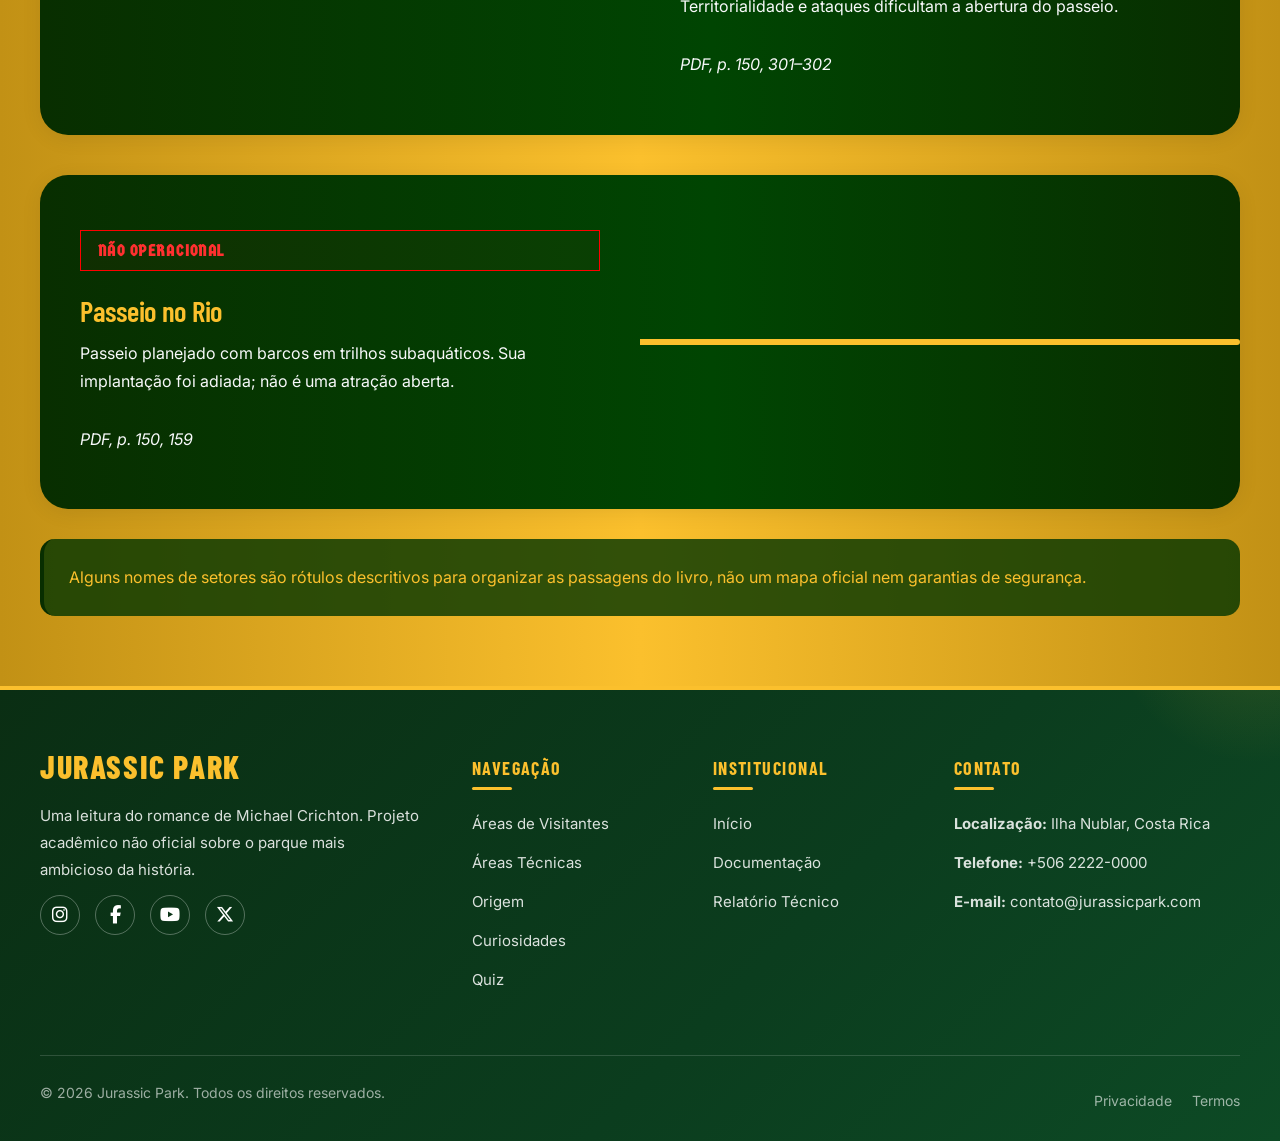
<file: areas_visitantes.html>
<!DOCTYPE html>
<html lang="pt-BR">

<head>
    <meta charset="UTF-8">
    <meta name="viewport" content="width=device-width, initial-scale=1">
    <meta name="description" content="Jurassic Park: uma leitura do romance de Michael Crichton.">
    <title>Áreas de Visitantes | Jurassic Park</title>
    <link rel="icon" href="imagens/favicon.svg" type="image/svg+xml">
    <link rel="stylesheet" href="css/style.css">
    <script src="js/main.js" defer></script>
    <link rel="preconnect" href="https://fonts.googleapis.com">
    <link rel="preconnect" href="https://fonts.gstatic.com" crossorigin>
    <link href="https://fonts.googleapis.com/css2?family=Archivo+Black&family=Germania+One&display=swap"
        rel="stylesheet">
        <link rel="preconnect" href="https://fonts.googleapis.com">
    <link rel="preconnect" href="https://fonts.gstatic.com" crossorigin>
    <link
        href="https://fonts.googleapis.com/css2?family=Barlow+Condensed:wght@400;500;600;700&family=Inter:wght@400;500;600&display=swap"
        rel="stylesheet">
    <link rel="stylesheet" href="https://cdnjs.cloudflare.com/ajax/libs/font-awesome/6.5.1/css/all.min.css">
</head>
</head>

<body>
    <a class="skip" href="#conteudo">Pular para o conteúdo</a>
    <header class="site-header">
    <a class="brand" href="index.html" aria-label="Jurassic Park — início"><span>JURASSIC PARK</span></a>
    <button class="menu-toggle" aria-expanded="false" aria-controls="menu-principal" hidden>Menu</button>
    <nav id="menu-principal" aria-label="Navegação principal">
      <a href="areas_visitantes.html" aria-current="page">ÁREAS DE VISITANTES</a>
      <a href="areas_tecnicas.html">ÁREAS TÉCNICAS</a>
      <a href="origem.html">ORIGEM</a>
      <a href="curiosidades.html">CURIOSIDADES</a>
      <a href="documentacao.html">DOCUMENTAÇÃO</a>
      <a href="app.html">QUIZ</a>
    </nav>
  </header>
    <main id="conteudo">
        <section class="hero" style="background-image: url('imagens/Fundos_Header/Fundo_Visitantes.png'); background-size: cover;">
            <div class="hero-content">
                <p class="eyebrow">01 / EXPEDIÇÃO</p>
                <h1>Áreas de<br><em>Visitantes</em></h1>
                <p>Explore os setores abertos ao público e viva uma experiência única na Ilha Nublar
                </p>
            </div>
        </section>

        <div class="wrap">
            <div class="section">
                <h2>Setores Abertos</h2>

                <div class="zigzag-container">
                    <!-- Card 1 (imagem esquerda) -->
                    <article class="zigzag-card">
                        <div class="zigzag-card-img2" style="background-image: url('imagens/Imagens_Areas_Visitantes/Centro_de_Visitantes.png');">
                        </div>
                        <div class="zigzag-card-content">
                            <span class="tag">Visita de avaliação</span>
                            <h3>Centro de Visitantes</h3>
                            <p>Recepção, centro de controle e alojamento Safári. O hotel está pronto, mas o parque ainda
                                não foi oficialmente inaugurado.</p>
                            <p class="source">PDF, p. 66, 74</p>
                        </div>
                    </article>

                    <!-- Card 2 (imagem direita) -->
                    <article class="zigzag-card reverse">
                        <div class="zigzag-card-img" style="background-image: url('imagens/Imagens_Areas_Visitantes/Area_Herviboros.jpeg');">
                        </div>
                        <div class="zigzag-card-content">
                            <span class="tag">Percurso demonstrado</span>
                            <h3>Área dos pequenos herbívoros</h3>
                            <p>Na primeira parada, Othnielia é observado nos galhos. A vegetação e as árvores abrigam os
                                pequenos herbívoros.</p>
                            <p class="source">PDF, p. 155–156</p>
                        </div>
                    </article>

                    <!-- Card 3 (imagem esquerda) -->
                    <article class="zigzag-card">
                        <div class="zigzag-card-img2" style="background-image: url('imagens/Imagens_Areas_Visitantes/Selva_Mesozoica.jpg');">
                        </div>
                        <div class="zigzag-card-content">
                            <span class="tag">Observação pelo safári</span>
                            <h3>Selva Mesozóica e margem do rio</h3>
                            <p>Trecho visto de dentro do veículo, com observação de dilofossauros junto ao rio. Não
                                equivale ao Passeio no Rio.</p>
                            <p class="source">PDF, p. 160–161</p>
                        </div>
                    </article>

                    <!-- Card 4 (imagem direita) -->
                    <article class="zigzag-card reverse">
                        <div class="zigzag-card-img" style="background-image: url('imagens/Imagens_Areas_Visitantes/Triceratops_recanto.jpg');">
                        </div>
                        <div class="zigzag-card-content">
                            <span class="tag">Percurso demonstrado</span>
                            <h3>Área dos triceratops</h3>
                            <p>Ao prosseguir no safári, os visitantes observam triceratops à sombra. O texto descreve
                                seu relacionamento com os tratadores.</p>
                            <p class="source">PDF, p. 161–162</p>
                        </div>
                    </article>

                    <!-- Card 5 (imagem esquerda) -->
                    <article class="zigzag-card">
                        <div class="zigzag-card-img2" style="background-image: url('imagens/Imagens_Areas_Visitantes/MIrabte_da_Lagoa.jpg');">
                        </div>
                        <div class="zigzag-card-content">
                            <span class="tag">Percurso demonstrado</span>
                            <h3>Mirante da lagoa</h3>
                            <p>Parada elevada de onde se avistam a lagoa e apatossauros ao sul. Fossos e cercas separam
                                o território dos tiranossauros.</p>
                            <p class="source">PDF, p. 163</p>
                        </div>
                    </article>
                </div>

                <h2 style="margin-top: 60px;">Ainda fora do roteiro.</h2>
                <p class="lede">Estas atrações não estão abertas na visita inicial.</p>

                <div class="zigzag-container">
                    <!-- Card 1 (imagem esquerda) -->
                    <article class="zigzag-card">
                        <div class="zigzag-card-img2" style="background-image: url('imagens/Imagens_Areas_Visitantes/Aviario.jpg');">
                        </div>
                        <div class="zigzag-card-content">
                            <span class="tag restricted">Não operacional</span>
                            <h3>Aviário</h3>
                            <p>Estrutura destinada à observação dos répteis voadores. Territorialidade e ataques
                                dificultam a abertura do passeio.</p>
                            <p class="source">PDF, p. 150, 301–302</p>
                        </div>
                    </article>

                    <!-- Card 2 (imagem direita) -->
                    <article class="zigzag-card reverse">
                        <div class="zigzag-card-img" style="background-image: url('imagens/Imagens_Areas_Visitantes/Passeio_de_Barco.jpg');">
                        </div>
                        <div class="zigzag-card-content">
                            <span class="tag restricted">Não operacional</span>
                            <h3>Passeio no Rio</h3>
                            <p>Passeio planejado com barcos em trilhos subaquáticos. Sua implantação foi adiada; não é
                                uma atração aberta.</p>
                            <p class="source">PDF, p. 150, 159</p>
                        </div>
                    </article>
                </div>

                <aside class="notice">Alguns nomes de setores são rótulos descritivos para organizar as passagens do
                    livro, não um mapa oficial nem garantias de segurança.</aside>
            </div>
        </div>
    </main>
    <footer class="site-footer">
    <div class="footer-container">
      <div class="footer-grid">

        <!-- Coluna 1: Marca -->
        <div class="footer-col">
          <div class="footer-brand">
            <span>JURASSIC PARK</span>
          </div>
          <p class="footer-desc">Uma leitura do romance de Michael Crichton. Projeto acadêmico não oficial sobre o
            parque mais ambicioso da história.</p>
          <div class="footer-social">
            <a href="#" aria-label="Instagram"><i class="fab fa-instagram"></i></a>
            <a href="#" aria-label="Facebook"><i class="fab fa-facebook-f"></i></a>
            <a href="#" aria-label="YouTube"><i class="fab fa-youtube"></i></a>
            <a href="#" aria-label="X"><i class="fab fa-x-twitter"></i></a>
          </div>
        </div>

        <!-- Coluna 2: Navegação -->
        <div class="footer-col">
          <h4>Navegação</h4>
          <a href="areas_visitantes.html">Áreas de Visitantes</a>
          <a href="areas_tecnicas.html">Áreas Técnicas</a>
          <a href="origem.html">Origem</a>
          <a href="curiosidades.html">Curiosidades</a>
          <a href="app.html">Quiz</a>
        </div>

        <!-- Coluna 3: Institucional -->
        <div class="footer-col">
          <h4>Institucional</h4>
          <a href="index.html">Início</a>
          <a href="documentacao.html">Documentação</a>
          <a href="relatorio-tecnico.html">Relatório Técnico</a>
        </div>

        <!-- Coluna 4: Contato Direto -->
        <div class="footer-col">
          <h4>Contato</h4>
          <div class="footer-contact">
            <div class="footer-contact-item">
              <p><strong>Localização: </strong>Ilha Nublar, Costa Rica</p>
            </div>
            <div class="footer-contact-item">
              <p><strong>Telefone: </strong>+506 2222-0000</p>
            </div>
            <div class="footer-contact-item">
              <p><strong>E-mail: </strong>contato@jurassicpark.com</p>
            </div>
          </div>
        </div>

      </div>

      <!-- Footer Bottom -->
      <div class="footer-bottom">
        <p>&copy; 2026 Jurassic Park. Todos os direitos reservados.</p>
        <div class="footer-bottom-links">
          <a href="#">Privacidade</a>
          <a href="#">Termos</a>
        </div>
      </div>
    </div>
  </footer>
</body>

</html>
</file>
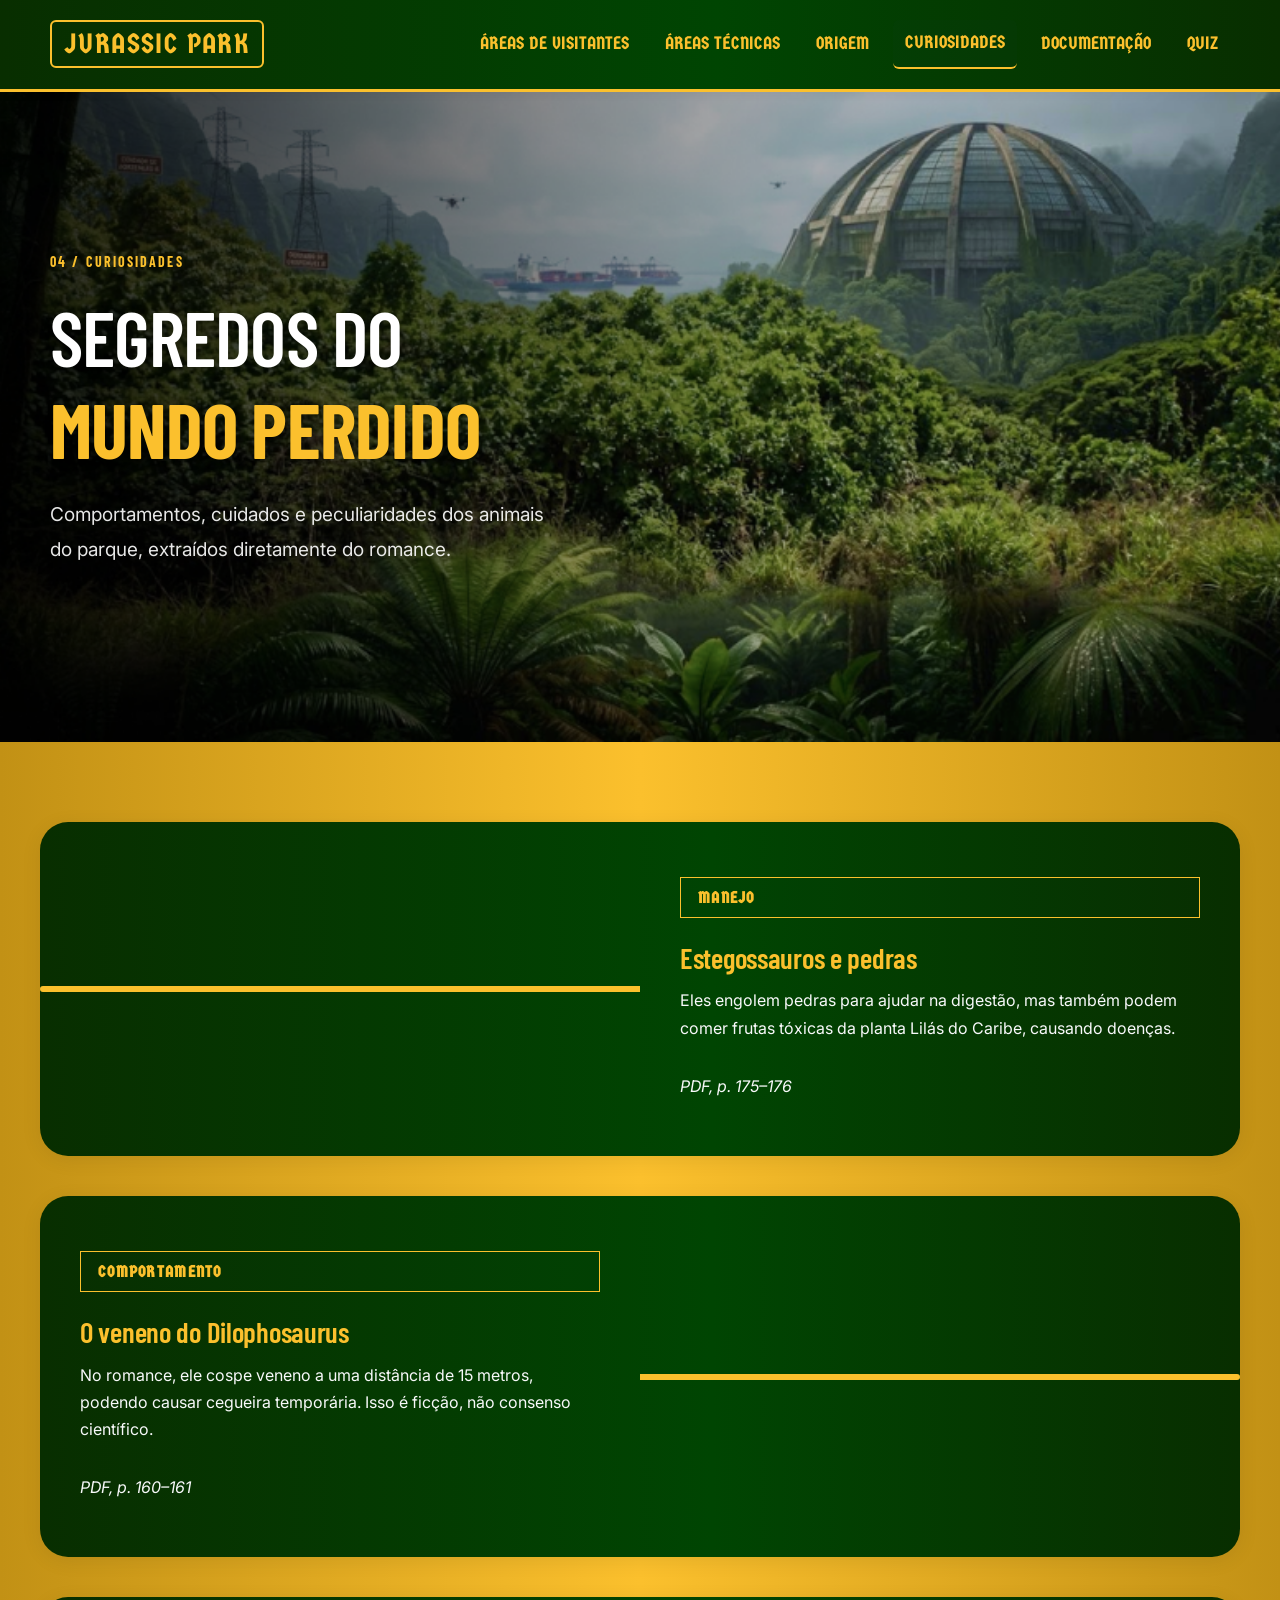
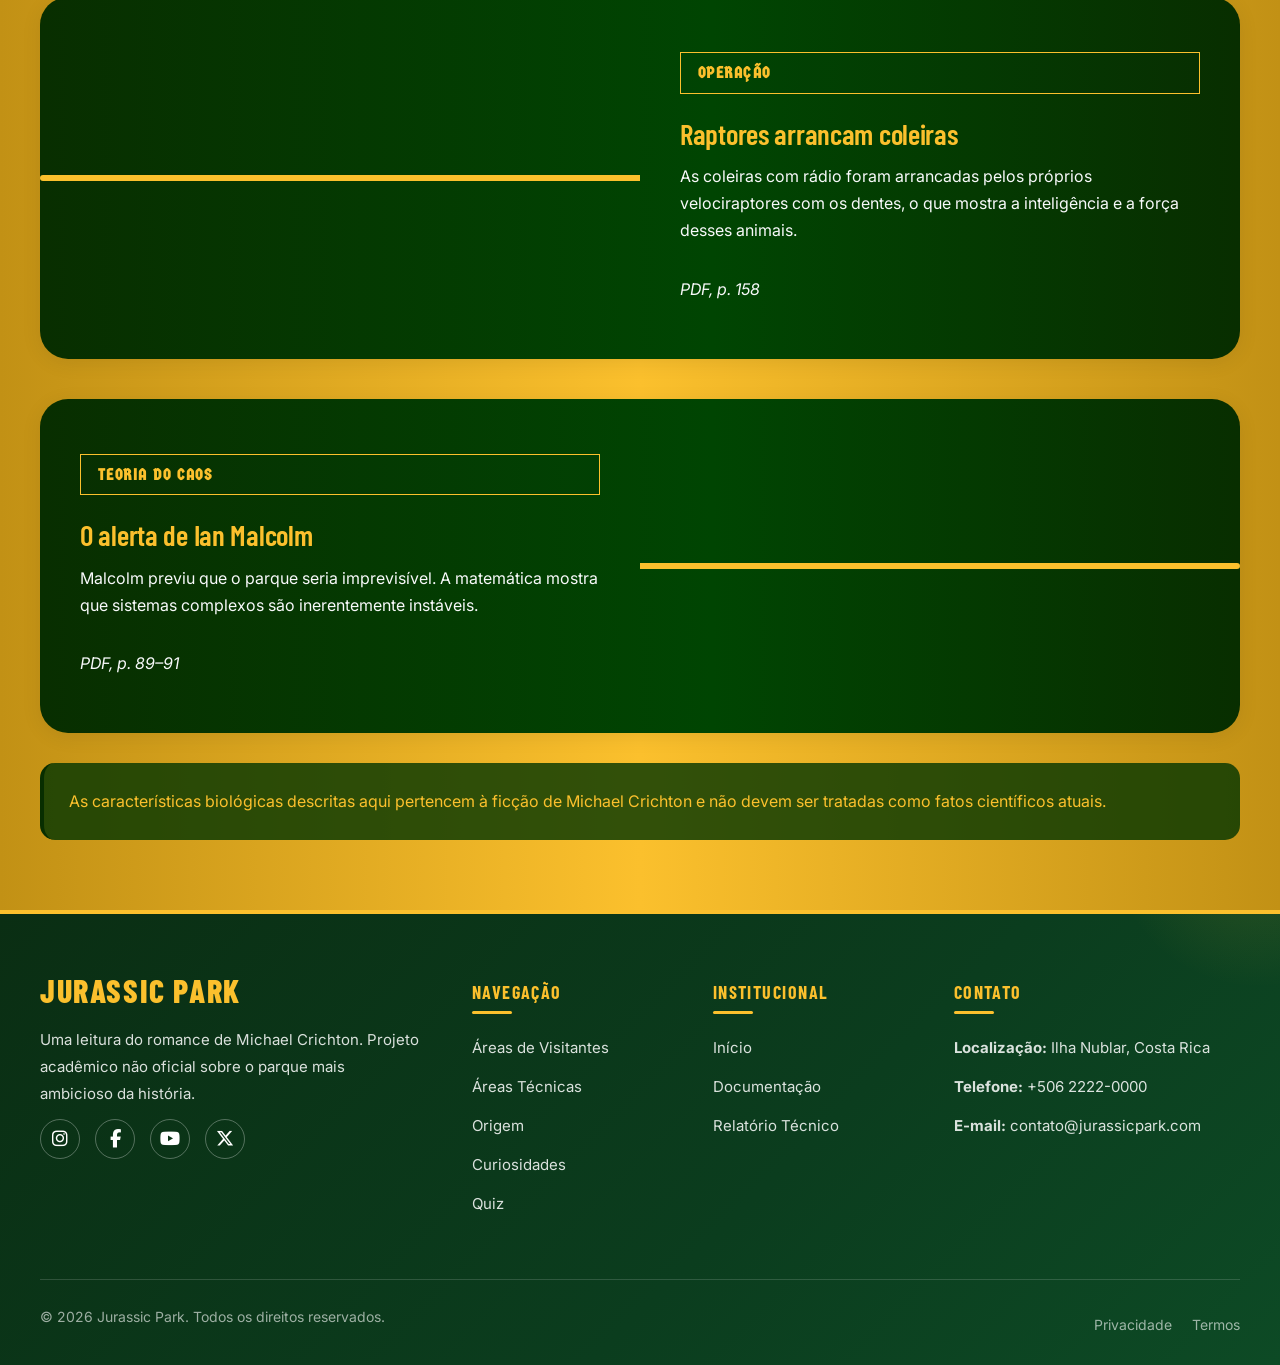
<file: curiosidades.html>
<!DOCTYPE html>
<html lang="pt-BR">

<head>
  <meta charset="UTF-8">
  <meta name="viewport" content="width=device-width, initial-scale=1">
  <meta name="description" content="Jurassic Park: uma leitura do romance de Michael Crichton.">
  <title>Curiosidades | Jurassic Park</title>
  <link rel="icon" href="imagens/favicon.svg" type="image/svg+xml">
  <link rel="stylesheet" href="css/style.css">
  <script src="js/main.js" defer></script>
  <link rel="preconnect" href="https://fonts.googleapis.com">
    <link rel="preconnect" href="https://fonts.gstatic.com" crossorigin>
    <link href="https://fonts.googleapis.com/css2?family=Archivo+Black&family=Germania+One&display=swap"
        rel="stylesheet">
        <link rel="preconnect" href="https://fonts.googleapis.com">
    <link rel="preconnect" href="https://fonts.gstatic.com" crossorigin>
    <link
        href="https://fonts.googleapis.com/css2?family=Barlow+Condensed:wght@400;500;600;700&family=Inter:wght@400;500;600&display=swap"
        rel="stylesheet">
    <link rel="stylesheet" href="https://cdnjs.cloudflare.com/ajax/libs/font-awesome/6.5.1/css/all.min.css">
</head>
</head>

<body>
  <a class="skip" href="#conteudo">Pular para o conteúdo</a>
  <header class="site-header">
    <a class="brand" href="index.html" aria-label="Jurassic Park — início"><span>JURASSIC PARK</span></a>
    <button class="menu-toggle" aria-expanded="false" aria-controls="menu-principal" hidden>Menu</button>
    <nav id="menu-principal" aria-label="Navegação principal">
      <a href="areas_visitantes.html">ÁREAS DE VISITANTES</a>
      <a href="areas_tecnicas.html">ÁREAS TÉCNICAS</a>
      <a href="origem.html">ORIGEM</a>
      <a href="curiosidades.html" aria-current="page">CURIOSIDADES</a>
      <a href="documentacao.html">DOCUMENTAÇÃO</a>
      <a href="app.html">QUIZ</a>
    </nav>
  </header>
  <main id="conteudo">
        <section class="hero" style="background-image: url('imagens/Fundos_Header/Fundo_Curiosidades.png'); background-size: cover;">
            <div class="hero-content">
                <p class="eyebrow">04 / CURIOSIDADES</p>
                <h1>Segredos do<br><em>Mundo Perdido</em></h1>
                <p>Comportamentos, cuidados e peculiaridades dos animais do parque, extraídos diretamente do romance.
                </p>
            </div>
        </section>

    <div class="wrap">
      <div class="section">
        <div class="zigzag-container">
          <!-- Card 1 -->
          <article class="zigzag-card">
            <div class="zigzag-card-img2"
              style="background-image: url('imagens/Imagens_Curiosidades/Estegossauros_Pedras.jpg');">
            </div>
            <div class="zigzag-card-content">
              <span class="tag">Manejo</span>
              <h3>Estegossauros e pedras</h3>
              <p>Eles engolem pedras para ajudar na digestão, mas também podem comer frutas tóxicas da planta Lilás do
                Caribe, causando doenças.</p>
              <p class="source">PDF, p. 175–176</p>
            </div>
          </article>

          <!-- Card 2 -->
          <article class="zigzag-card reverse">
            <div class="zigzag-card-img"
              style="background-image: url('imagens/Imagens_Curiosidades/Veneno_Dilophosaurus.jpg');">
            </div>
            <div class="zigzag-card-content">
              <span class="tag">Comportamento</span>
              <h3>O veneno do Dilophosaurus</h3>
              <p>No romance, ele cospe veneno a uma distância de 15 metros, podendo causar cegueira temporária. Isso é
                ficção, não consenso científico.</p>
              <p class="source">PDF, p. 160–161</p>
            </div>
          </article>

          <!-- Card 3 -->
          <article class="zigzag-card">
            <div class="zigzag-card-img2"
              style="background-image: url('imagens/Imagens_Curiosidades/Raptores_Coleiras.jpg');">
            </div>
            <div class="zigzag-card-content">
              <span class="tag">Operação</span>
              <h3>Raptores arrancam coleiras</h3>
              <p>As coleiras com rádio foram arrancadas pelos próprios velociraptores com os dentes, o que mostra a
                inteligência e a força desses animais.</p>
              <p class="source">PDF, p. 158</p>
            </div>
          </article>

          <!-- Card 4 -->
          <article class="zigzag-card reverse">
            <div class="zigzag-card-img"
              style="background-image: url('imagens/Imagens_Curiosidades/Malcolm_Caos.jpg');">
            </div>
            <div class="zigzag-card-content">
              <span class="tag">Teoria do Caos</span>
              <h3>O alerta de Ian Malcolm</h3>
              <p>Malcolm previu que o parque seria imprevisível. A matemática mostra que sistemas complexos são
                inerentemente instáveis.</p>
              <p class="source">PDF, p. 89–91</p>
            </div>
          </article>
        </div>

        <aside class="notice">As características biológicas descritas aqui pertencem à ficção de Michael Crichton e não
          devem ser tratadas como fatos científicos atuais.</aside>
      </div>
    </div>
  </main>
  <footer class="site-footer">
    <div class="footer-container">
      <div class="footer-grid">

        <!-- Coluna 1: Marca -->
        <div class="footer-col">
          <div class="footer-brand">
            <span>JURASSIC PARK</span>
          </div>
          <p class="footer-desc">Uma leitura do romance de Michael Crichton. Projeto acadêmico não oficial sobre o
            parque mais ambicioso da história.</p>
          <div class="footer-social">
            <a href="#" aria-label="Instagram"><i class="fab fa-instagram"></i></a>
            <a href="#" aria-label="Facebook"><i class="fab fa-facebook-f"></i></a>
            <a href="#" aria-label="YouTube"><i class="fab fa-youtube"></i></a>
            <a href="#" aria-label="X"><i class="fab fa-x-twitter"></i></a>
          </div>
        </div>

        <!-- Coluna 2: Navegação -->
        <div class="footer-col">
          <h4>Navegação</h4>
          <a href="areas_visitantes.html">Áreas de Visitantes</a>
          <a href="areas_tecnicas.html">Áreas Técnicas</a>
          <a href="origem.html">Origem</a>
          <a href="curiosidades.html">Curiosidades</a>
          <a href="app.html">Quiz</a>
        </div>

        <!-- Coluna 3: Institucional -->
        <div class="footer-col">
          <h4>Institucional</h4>
          <a href="index.html">Início</a>
          <a href="documentacao.html">Documentação</a>
          <a href="relatorio-tecnico.html">Relatório Técnico</a>
        </div>

        <!-- Coluna 4: Contato Direto -->
        <div class="footer-col">
          <h4>Contato</h4>
          <div class="footer-contact">
            <div class="footer-contact-item">
              <p><strong>Localização: </strong>Ilha Nublar, Costa Rica</p>
            </div>
            <div class="footer-contact-item">
              <p><strong>Telefone: </strong>+506 2222-0000</p>
            </div>
            <div class="footer-contact-item">
              <p><strong>E-mail: </strong>contato@jurassicpark.com</p>
            </div>
          </div>
        </div>

      </div>

      <!-- Footer Bottom -->
      <div class="footer-bottom">
        <p>&copy; 2026 Jurassic Park. Todos os direitos reservados.</p>
        <div class="footer-bottom-links">
          <a href="#">Privacidade</a>
          <a href="#">Termos</a>
        </div>
      </div>
    </div>
  </footer>
</body>

</html>
</file>
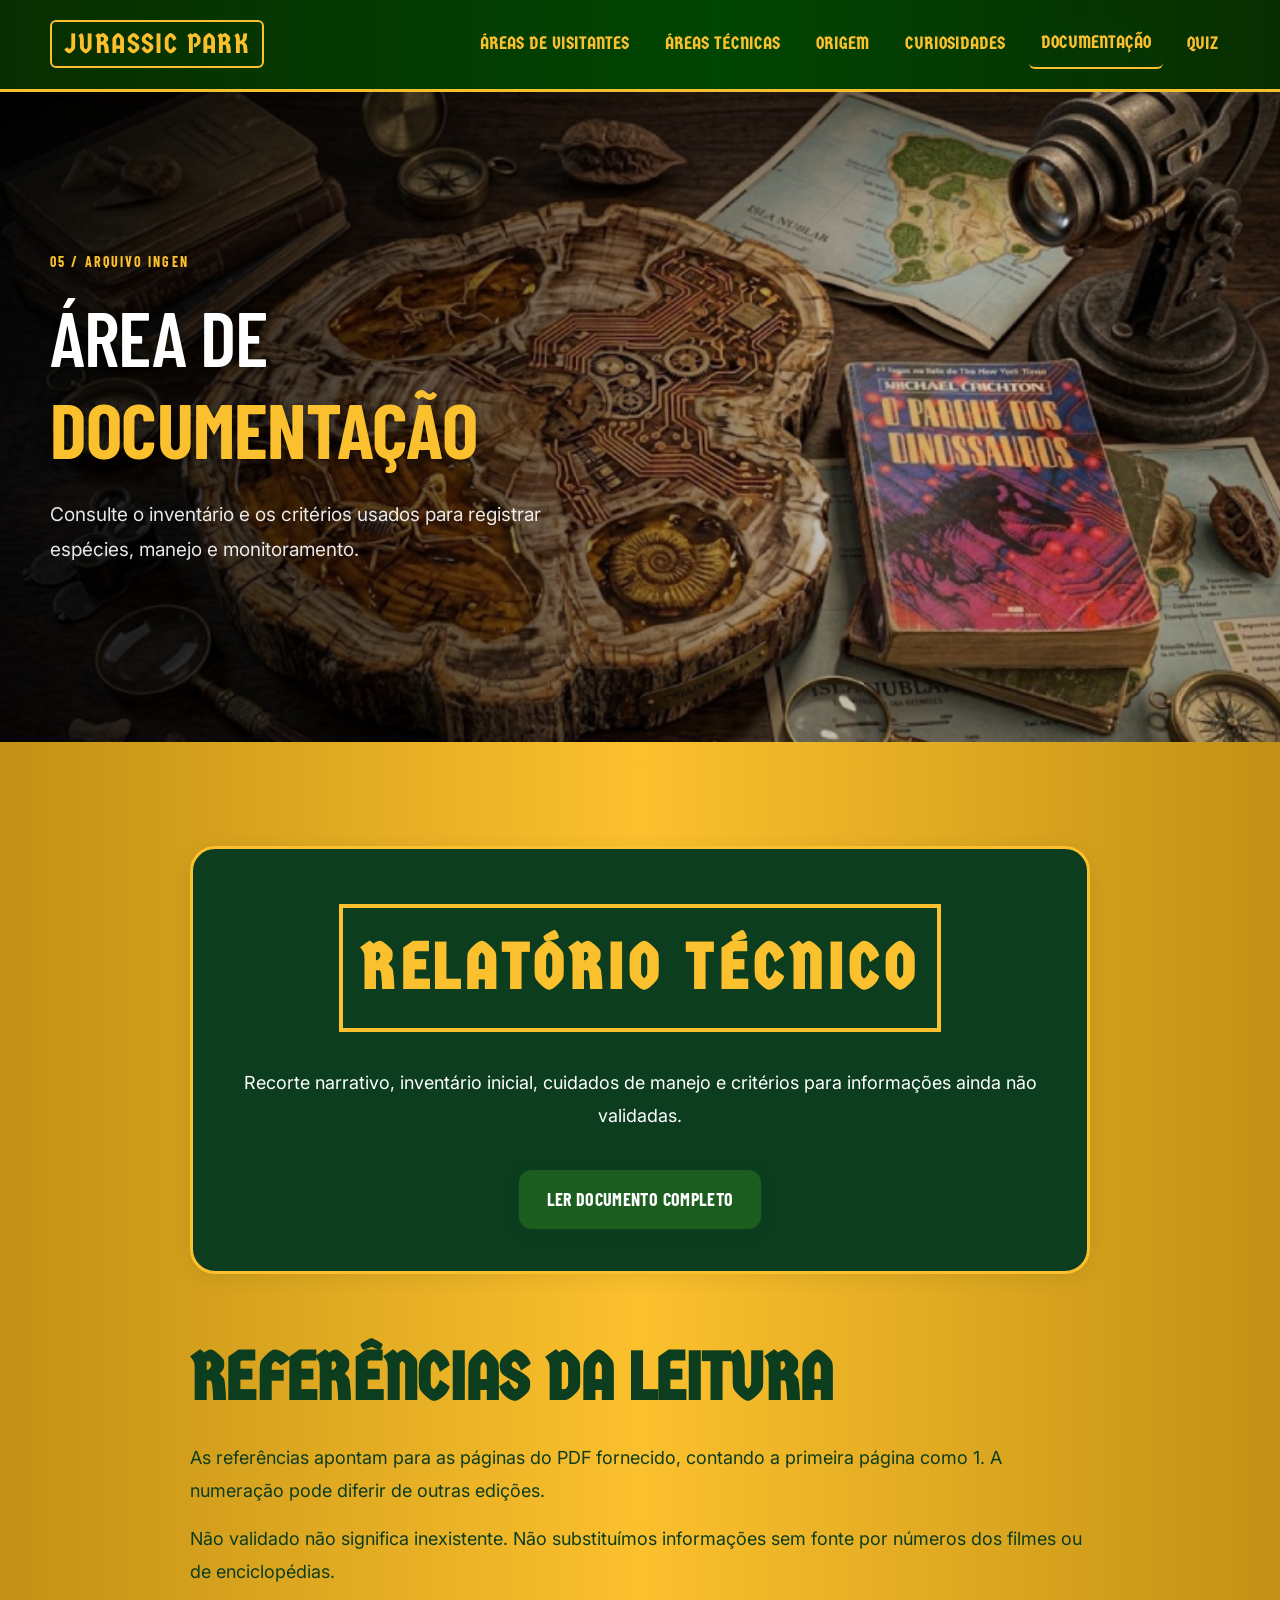
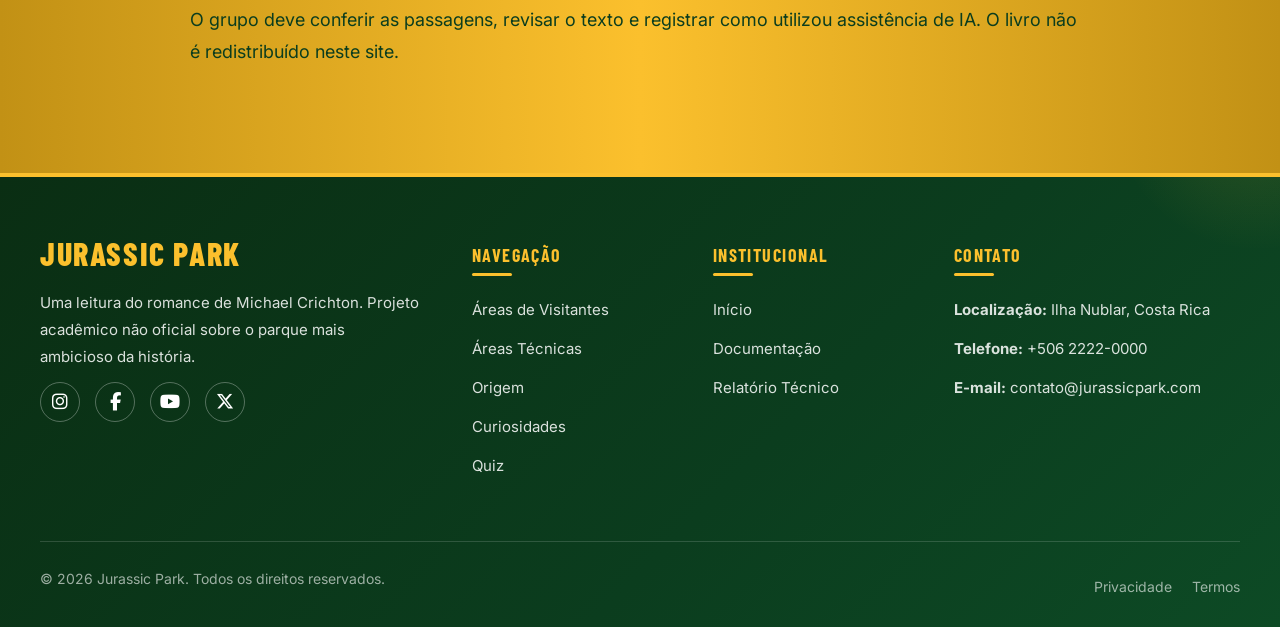
<file: documentacao.html>
<!DOCTYPE html>
<html lang="pt-BR">

<head>
  <meta charset="UTF-8">
  <meta name="viewport" content="width=device-width, initial-scale=1">
  <meta name="description" content="Jurassic Park: uma leitura do romance de Michael Crichton.">
  <title>Documentação | Jurassic Park</title>
  <link rel="icon" href="imagens/favicon.svg" type="image/svg+xml">
  <link rel="stylesheet" href="css/style.css">
  <script src="js/main.js" defer></script>
  <link rel="preconnect" href="https://fonts.googleapis.com">
  <link rel="preconnect" href="https://fonts.gstatic.com" crossorigin>
  <link href="https://fonts.googleapis.com/css2?family=Archivo+Black&family=Germania+One&display=swap" rel="stylesheet">
  <link rel="preconnect" href="https://fonts.googleapis.com">
    <link rel="preconnect" href="https://fonts.gstatic.com" crossorigin>
    <link
        href="https://fonts.googleapis.com/css2?family=Barlow+Condensed:wght@400;500;600;700&family=Inter:wght@400;500;600&display=swap"
        rel="stylesheet">
    <link rel="stylesheet" href="https://cdnjs.cloudflare.com/ajax/libs/font-awesome/6.5.1/css/all.min.css">
</head>
</head>

<body>
  <a class="skip" href="#conteudo">Pular para o conteúdo</a>
  <header class="site-header">
    <a class="brand" href="index.html" aria-label="Jurassic Park — início"><span>JURASSIC PARK</span></a>
    <button class="menu-toggle" aria-expanded="false" aria-controls="menu-principal" hidden>Menu</button>
    <nav id="menu-principal" aria-label="Navegação principal">
      <a href="areas_visitantes.html">ÁREAS DE VISITANTES</a>
      <a href="areas_tecnicas.html">ÁREAS TÉCNICAS</a>
      <a href="origem.html">ORIGEM</a>
      <a href="curiosidades.html">CURIOSIDADES</a>
      <a href="documentacao.html" aria-current="page">DOCUMENTAÇÃO</a>
      <a href="app.html">QUIZ</a>
    </nav>
  </header>
  <main id="conteudo">
    <section class="hero" style="background-image: url('imagens/Fundos_Header/Fundo_Documentacao.png'); background-size: cover;">
      <div class="hero-content">
        <p class="eyebrow">05 / ARQUIVO INGEN</p>
        <h1>Área de<br><em>Documentação</em></h1>
        <p>Consulte o inventário e os critérios usados para registrar espécies, manejo e monitoramento.
        </p>
      </div>
    </section>

    <div class="wrap">
      <div class="section">
        <article class="card prose" style="padding: 40px;">
          <span class="tag1">RELATÓRIO TÉCNICO</span>
          <p>Recorte narrativo, inventário inicial, cuidados de manejo e critérios para informações ainda não validadas.
          </p>
          <a class="button" href="relatorio-tecnico.html">Ler documento completo</a>
        </article>

        <section class="prose" style="margin-top: 60px;">
          <h2>Referências da leitura</h2>
          <ul>
            <p>As referências apontam para as páginas do PDF fornecido, contando a primeira página como 1. A numeração
              pode diferir de outras edições.</p>
            <p>Não validado não significa inexistente. Não substituímos informações sem fonte por números dos filmes ou
              de enciclopédias.</p>
            <p>O grupo deve conferir as passagens, revisar o texto e registrar como utilizou assistência de IA. O livro
              não é redistribuído neste site.</p>
          </ul>
        </section>
      </div>
    </div>
  </main>
  <footer class="site-footer">
    <div class="footer-container">
      <div class="footer-grid">

        <!-- Coluna 1: Marca -->
        <div class="footer-col">
          <div class="footer-brand">
            <span>JURASSIC PARK</span>
          </div>
          <p class="footer-desc">Uma leitura do romance de Michael Crichton. Projeto acadêmico não oficial sobre o
            parque mais ambicioso da história.</p>
          <div class="footer-social">
            <a href="#" aria-label="Instagram"><i class="fab fa-instagram"></i></a>
            <a href="#" aria-label="Facebook"><i class="fab fa-facebook-f"></i></a>
            <a href="#" aria-label="YouTube"><i class="fab fa-youtube"></i></a>
            <a href="#" aria-label="X"><i class="fab fa-x-twitter"></i></a>
          </div>
        </div>

        <!-- Coluna 2: Navegação -->
        <div class="footer-col">
          <h4>Navegação</h4>
          <a href="areas_visitantes.html">Áreas de Visitantes</a>
          <a href="areas_tecnicas.html">Áreas Técnicas</a>
          <a href="origem.html">Origem</a>
          <a href="curiosidades.html">Curiosidades</a>
          <a href="app.html">Quiz</a>
        </div>

        <!-- Coluna 3: Institucional -->
        <div class="footer-col">
          <h4>Institucional</h4>
          <a href="index.html">Início</a>
          <a href="documentacao.html">Documentação</a>
          <a href="relatorio-tecnico.html">Relatório Técnico</a>
        </div>

        <!-- Coluna 4: Contato Direto -->
        <div class="footer-col">
          <h4>Contato</h4>
          <div class="footer-contact">
            <div class="footer-contact-item">
              <p><strong>Localização: </strong>Ilha Nublar, Costa Rica</p>
            </div>
            <div class="footer-contact-item">
              <p><strong>Telefone: </strong>+506 2222-0000</p>
            </div>
            <div class="footer-contact-item">
              <p><strong>E-mail: </strong>contato@jurassicpark.com</p>
            </div>
          </div>
        </div>

      </div>

      <!-- Footer Bottom -->
      <div class="footer-bottom">
        <p>&copy; 2026 Jurassic Park. Todos os direitos reservados.</p>
        <div class="footer-bottom-links">
          <a href="#">Privacidade</a>
          <a href="#">Termos</a>
        </div>
      </div>
    </div>
  </footer>
</body>

</html>
</file>
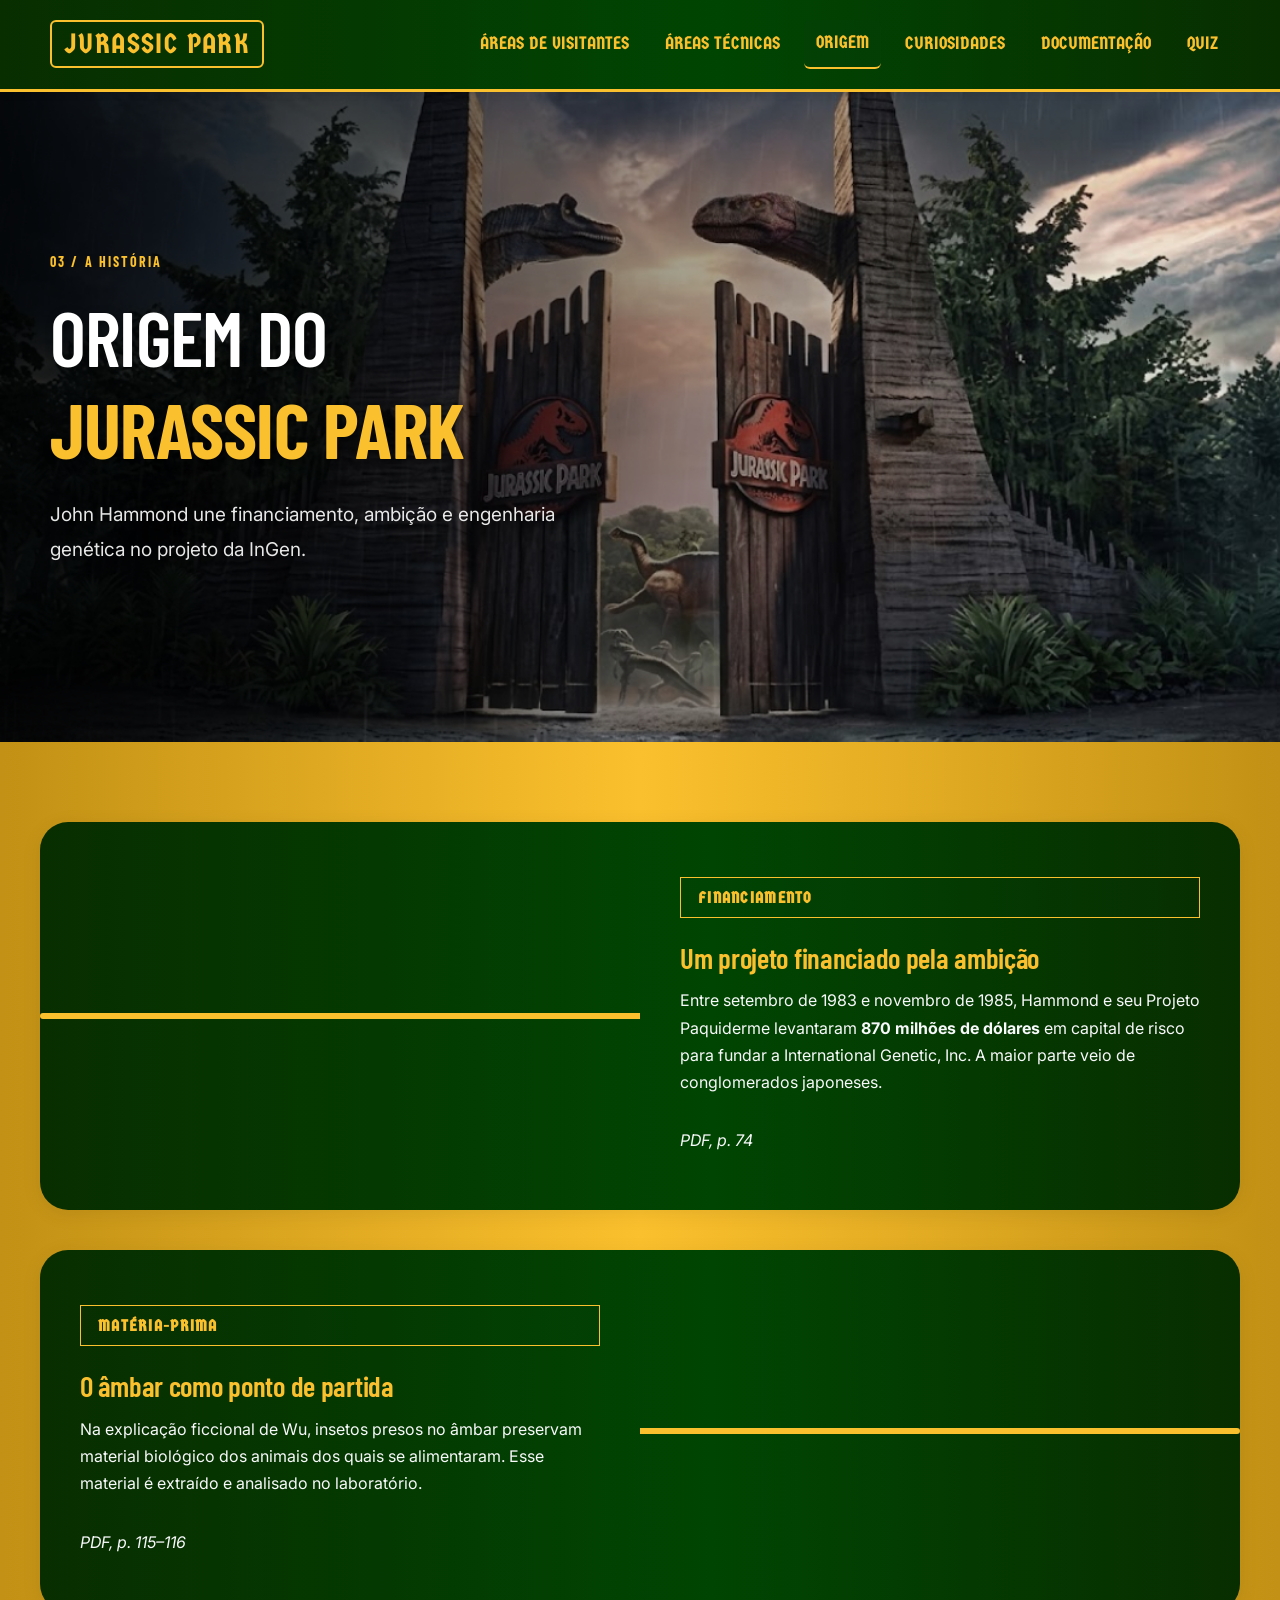
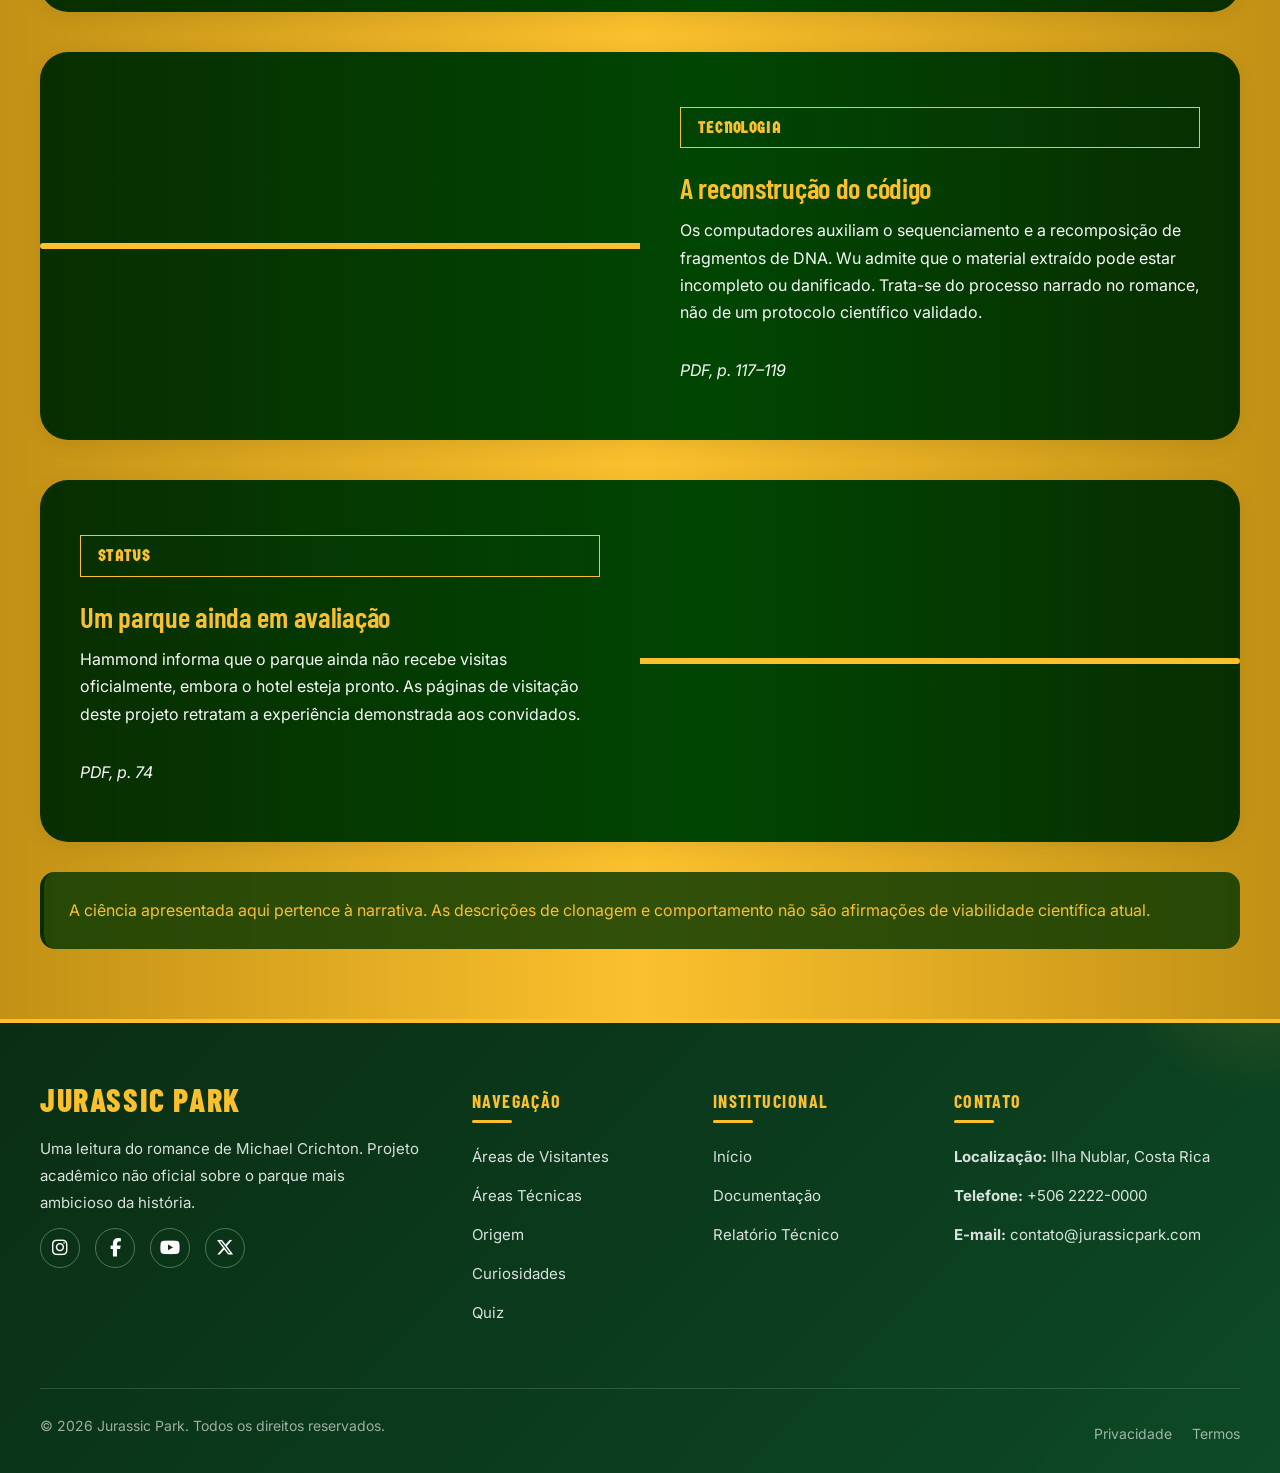
<file: origem.html>
<!DOCTYPE html>
<html lang="pt-BR">

<head>
  <meta charset="UTF-8">
  <meta name="viewport" content="width=device-width, initial-scale=1">
  <meta name="description" content="Jurassic Park: uma leitura do romance de Michael Crichton.">
  <title>Origem | Jurassic Park</title>
  <link rel="icon" href="imagens/favicon.svg" type="image/svg+xml">
  <link rel="stylesheet" href="css/style.css">
  <script src="js/main.js" defer></script>
  <link rel="preconnect" href="https://fonts.googleapis.com">
  <link rel="preconnect" href="https://fonts.gstatic.com" crossorigin>
  <link href="https://fonts.googleapis.com/css2?family=Archivo+Black&family=Germania+One&display=swap" rel="stylesheet">
  <link rel="preconnect" href="https://fonts.googleapis.com">
    <link rel="preconnect" href="https://fonts.gstatic.com" crossorigin>
    <link
        href="https://fonts.googleapis.com/css2?family=Barlow+Condensed:wght@400;500;600;700&family=Inter:wght@400;500;600&display=swap"
        rel="stylesheet">
    <link rel="stylesheet" href="https://cdnjs.cloudflare.com/ajax/libs/font-awesome/6.5.1/css/all.min.css">
</head>
</head>

<body>
  <a class="skip" href="#conteudo">Pular para o conteúdo</a>
  <header class="site-header">
    <a class="brand" href="index.html" aria-label="Jurassic Park — início"><span>JURASSIC PARK</span></a>
    <button class="menu-toggle" aria-expanded="false" aria-controls="menu-principal" hidden>Menu</button>
    <nav id="menu-principal" aria-label="Navegação principal">
      <a href="areas_visitantes.html">ÁREAS DE VISITANTES</a>
      <a href="areas_tecnicas.html">ÁREAS TÉCNICAS</a>
      <a href="origem.html" aria-current="page">ORIGEM</a>
      <a href="curiosidades.html">CURIOSIDADES</a>
      <a href="documentacao.html">DOCUMENTAÇÃO</a>
      <a href="app.html">QUIZ</a>
    </nav>
  </header>
  <main id="conteudo">
    <section class="hero" style="background-image: url('imagens/Fundos_Header/Fundo_Origem.png'); background-size: cover;">
      <div class="hero-content">
        <p class="eyebrow">03 / A História</p>
        <h1>Origem do<br><em>Jurassic Park</em></h1>
        <p>John Hammond une financiamento, ambição e engenharia genética no projeto da InGen.
        </p>
      </div>
    </section>

    <div class="wrap">
      <div class="section">
        <div class="zigzag-container">
          <!-- Card 1 (imagem esquerda) -->
          <article class="zigzag-card">
            <div class="zigzag-card-img2"
              style="background-image: url('imagens/Imagens_Origem/Projeto_Financiado.jpg');">
            </div>
            <div class="zigzag-card-content">
              <span class="tag">FINANCIAMENTO</span>
              <h3>Um projeto financiado pela ambição</h3>
              <p>Entre setembro de 1983 e novembro de 1985, Hammond e seu Projeto Paquiderme levantaram <strong>870
                  milhões de dólares</strong> em capital de risco para fundar a International Genetic, Inc. A maior
                parte veio de conglomerados japoneses.</p>
              <p class="source">PDF, p. 74</p>
            </div>
          </article>

          <!-- Card 2 (imagem direita) -->
          <article class="zigzag-card reverse">
            <div class="zigzag-card-img"
              style="background-image: url('imagens/Imagens_Origem/Ambar_Partida.jpg');">
            </div>
            <div class="zigzag-card-content">
              <span class="tag">MATÉRIA-PRIMA</span>
              <h3>O âmbar como ponto de partida</h3>
              <p>Na explicação ficcional de Wu, insetos presos no âmbar preservam material biológico dos animais dos
                quais se alimentaram. Esse material é extraído e analisado no laboratório.</p>
              <p class="source">PDF, p. 115–116</p>
            </div>
          </article>

          <!-- Card 3 (imagem esquerda) -->
          <article class="zigzag-card">
            <div class="zigzag-card-img2"
              style="background-image: url('imagens/Imagens_Origem/Reconstrucao_Codigo.jpg');">
            </div>
            <div class="zigzag-card-content">
              <span class="tag">TECNOLOGIA</span>
              <h3>A reconstrução do código</h3>
              <p>Os computadores auxiliam o sequenciamento e a recomposição de fragmentos de DNA. Wu admite que o
                material extraído pode estar incompleto ou danificado. Trata-se do processo narrado no romance, não de
                um protocolo científico validado.</p>
              <p class="source">PDF, p. 117–119</p>
            </div>
          </article>

          <!-- Card 4 (imagem direita) -->
          <article class="zigzag-card reverse">
            <div class="zigzag-card-img"
              style="background-image: url('imagens/Imagens_Origem/Avaliacao_Parque.jpg');">
            </div>
            <div class="zigzag-card-content">
              <span class="tag">STATUS</span>
              <h3>Um parque ainda em avaliação</h3>
              <p>Hammond informa que o parque ainda não recebe visitas oficialmente, embora o hotel esteja pronto. As
                páginas de visitação deste projeto retratam a experiência demonstrada aos convidados.</p>
              <p class="source">PDF, p. 74</p>
            </div>
          </article>
        </div>

        <aside class="notice">A ciência apresentada aqui pertence à narrativa. As descrições de clonagem e comportamento
          não são afirmações de viabilidade científica atual.</aside>
      </div>
    </div>
  </main>
  <footer class="site-footer">
    <div class="footer-container">
      <div class="footer-grid">

        <!-- Coluna 1: Marca -->
        <div class="footer-col">
          <div class="footer-brand">
            <span>JURASSIC PARK</span>
          </div>
          <p class="footer-desc">Uma leitura do romance de Michael Crichton. Projeto acadêmico não oficial sobre o
            parque mais ambicioso da história.</p>
          <div class="footer-social">
            <a href="#" aria-label="Instagram"><i class="fab fa-instagram"></i></a>
            <a href="#" aria-label="Facebook"><i class="fab fa-facebook-f"></i></a>
            <a href="#" aria-label="YouTube"><i class="fab fa-youtube"></i></a>
            <a href="#" aria-label="X"><i class="fab fa-x-twitter"></i></a>
          </div>
        </div>

        <!-- Coluna 2: Navegação -->
        <div class="footer-col">
          <h4>Navegação</h4>
          <a href="areas_visitantes.html">Áreas de Visitantes</a>
          <a href="areas_tecnicas.html">Áreas Técnicas</a>
          <a href="origem.html">Origem</a>
          <a href="curiosidades.html">Curiosidades</a>
          <a href="app.html">Quiz</a>
        </div>

        <!-- Coluna 3: Institucional -->
        <div class="footer-col">
          <h4>Institucional</h4>
          <a href="index.html">Início</a>
          <a href="documentacao.html">Documentação</a>
          <a href="relatorio-tecnico.html">Relatório Técnico</a>
        </div>

        <!-- Coluna 4: Contato Direto -->
        <div class="footer-col">
          <h4>Contato</h4>
          <div class="footer-contact">
            <div class="footer-contact-item">
              <p><strong>Localização: </strong>Ilha Nublar, Costa Rica</p>
            </div>
            <div class="footer-contact-item">
              <p><strong>Telefone: </strong>+506 2222-0000</p>
            </div>
            <div class="footer-contact-item">
              <p><strong>E-mail: </strong>contato@jurassicpark.com</p>
            </div>
          </div>
        </div>

      </div>

      <!-- Footer Bottom -->
      <div class="footer-bottom">
        <p>&copy; 2026 Jurassic Park. Todos os direitos reservados.</p>
        <div class="footer-bottom-links">
          <a href="#">Privacidade</a>
          <a href="#">Termos</a>
        </div>
      </div>
    </div>
  </footer>
</body>

</html>
</file>
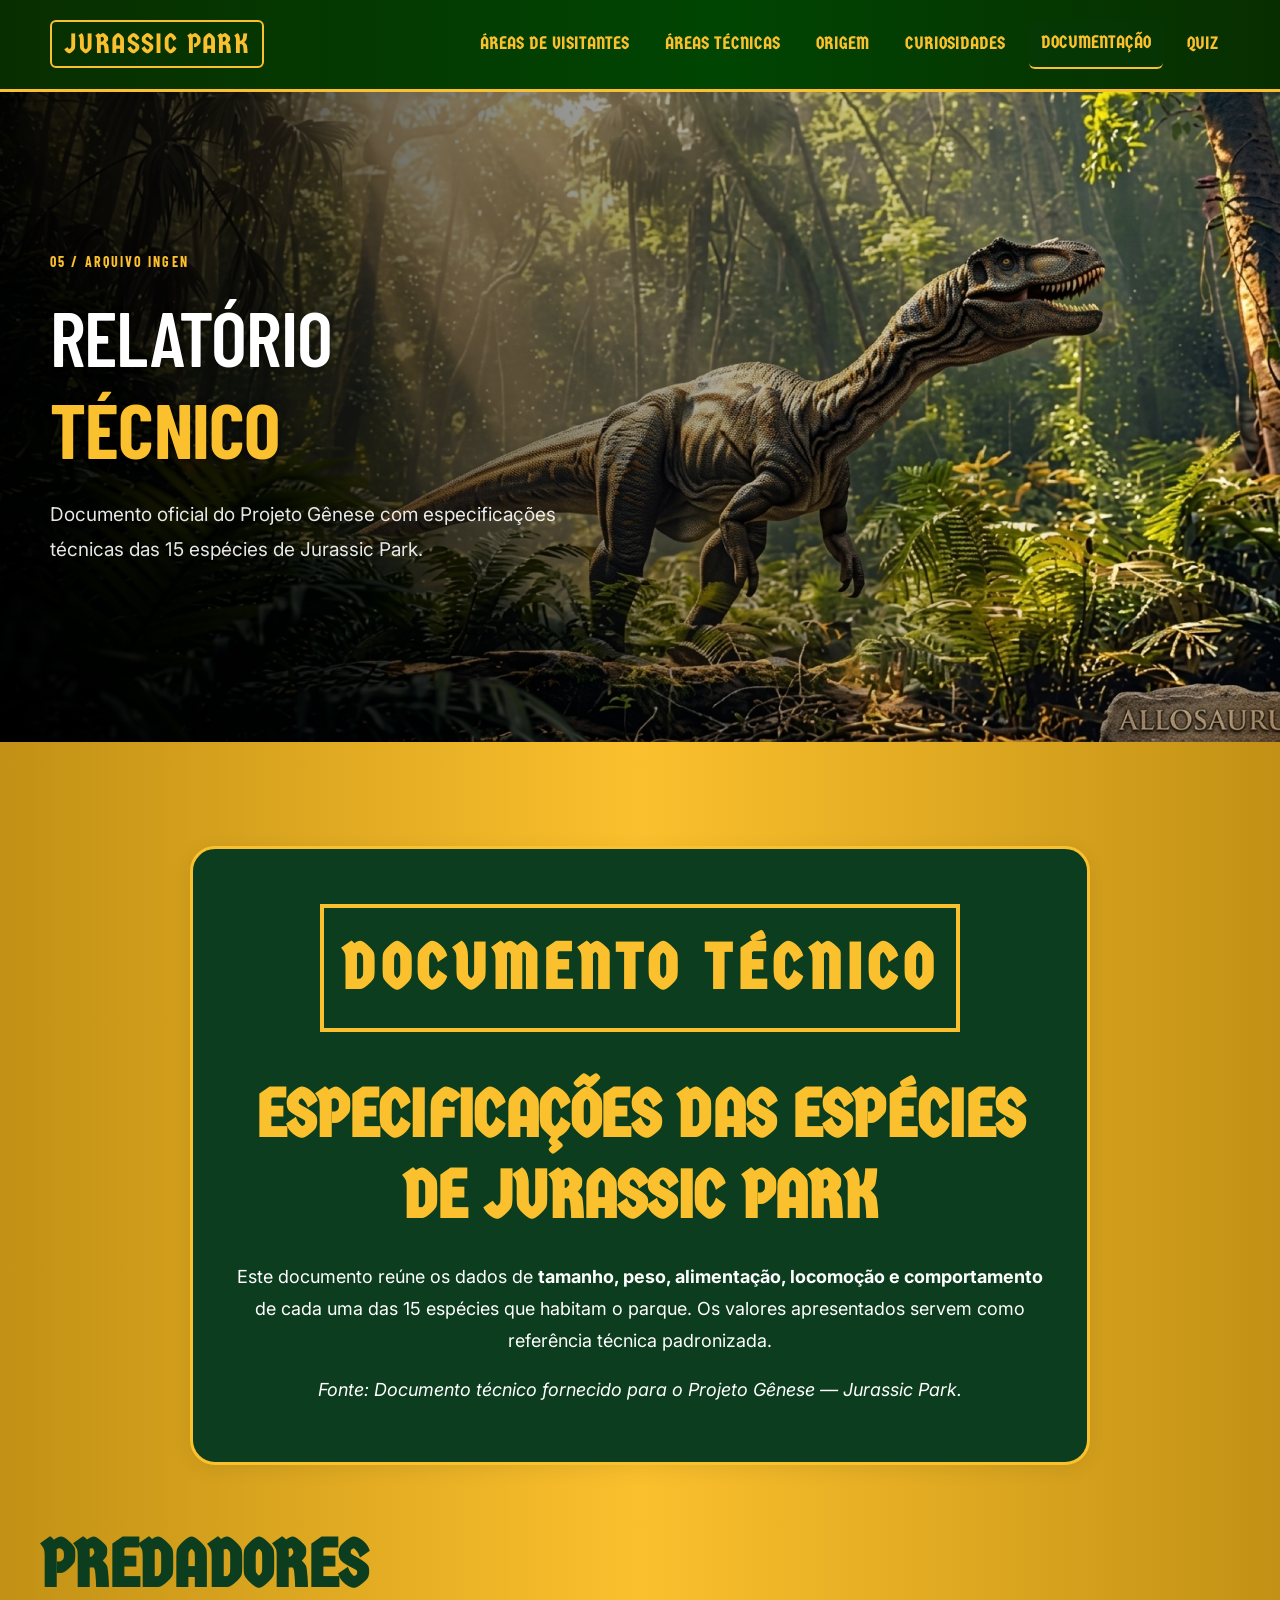
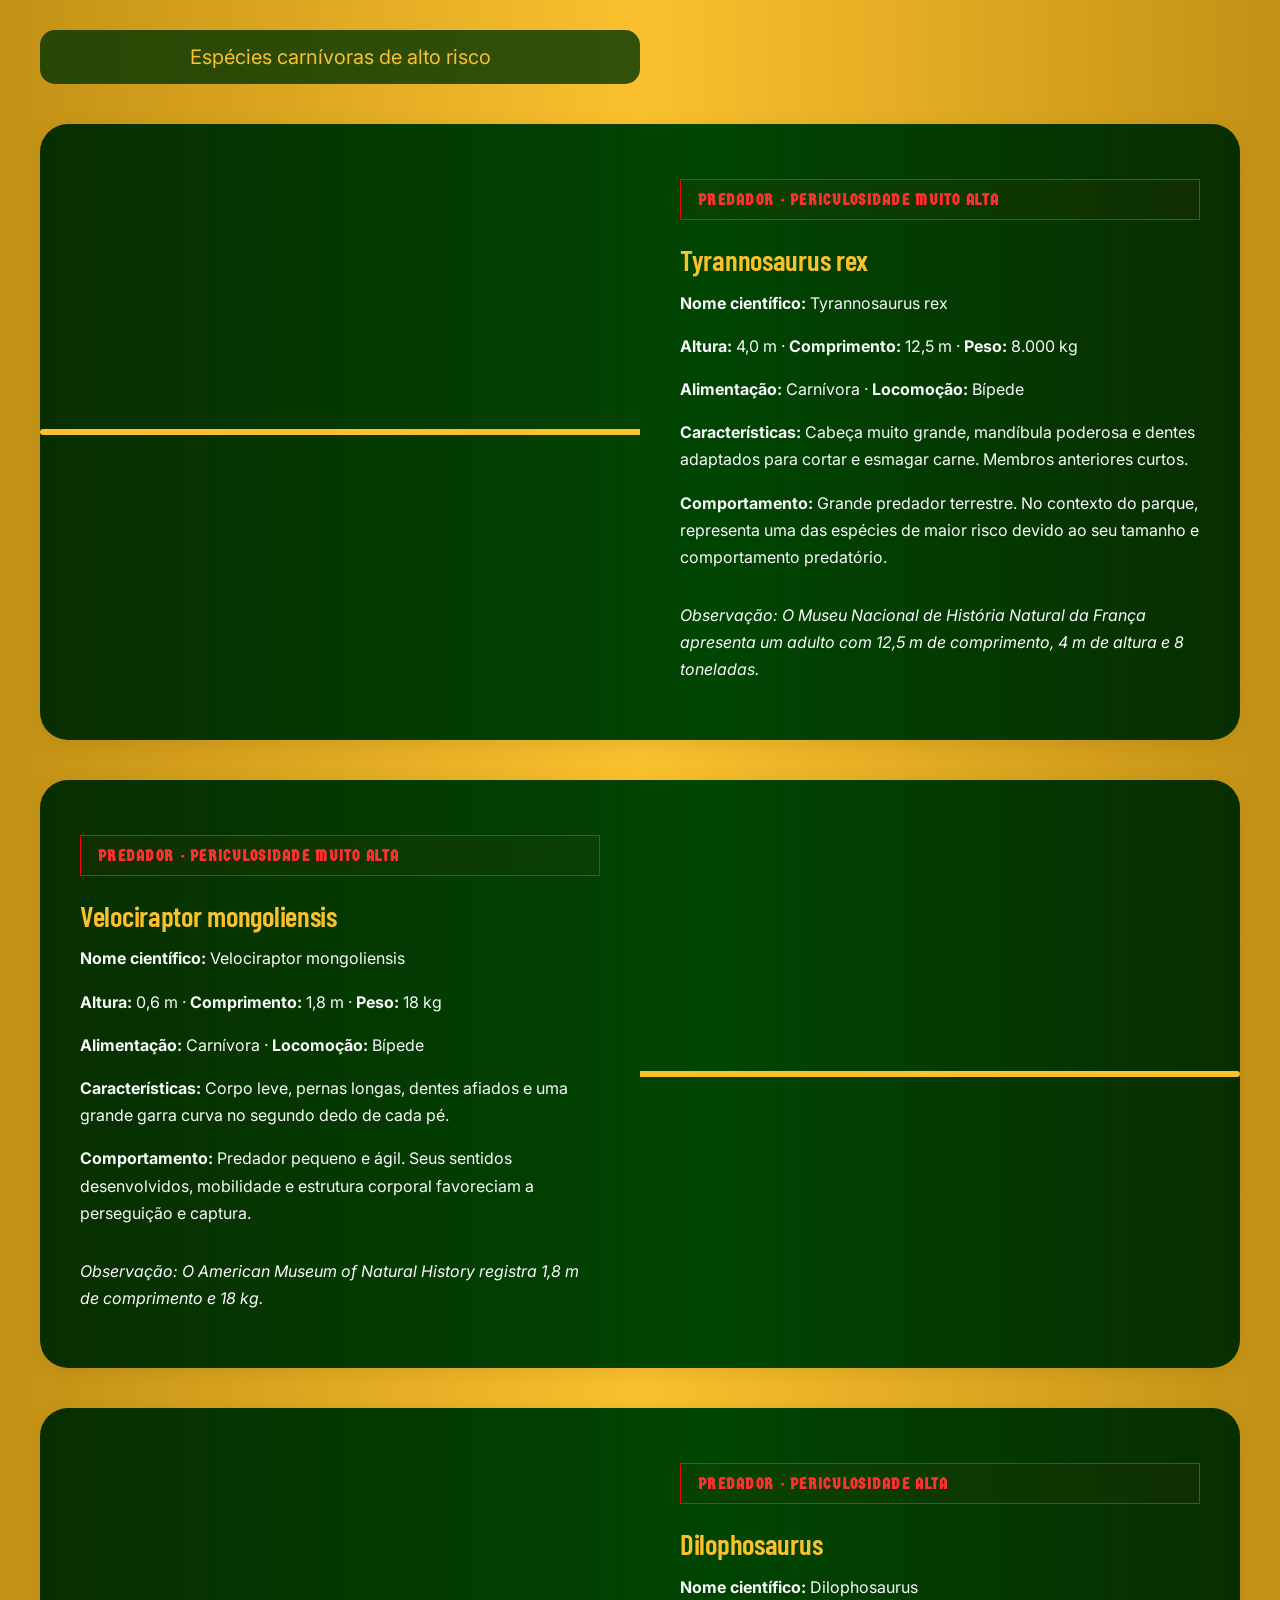
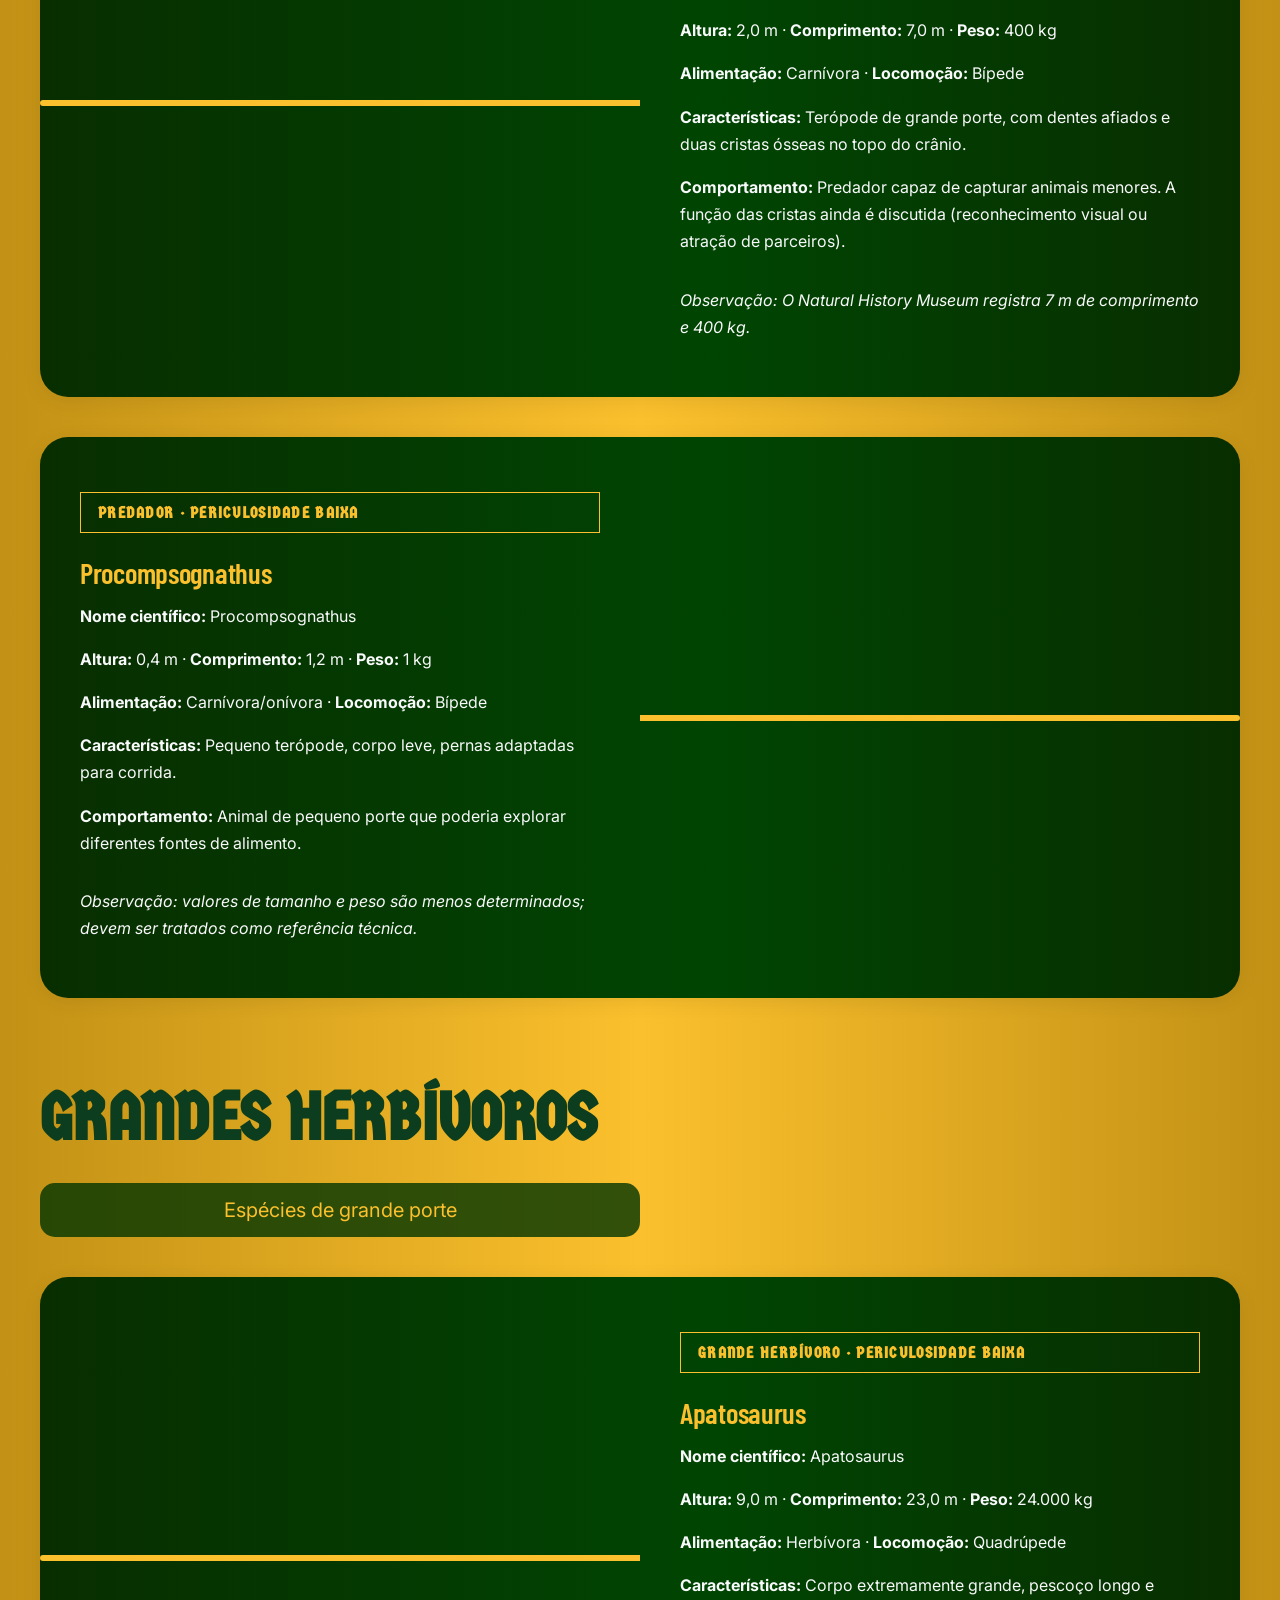
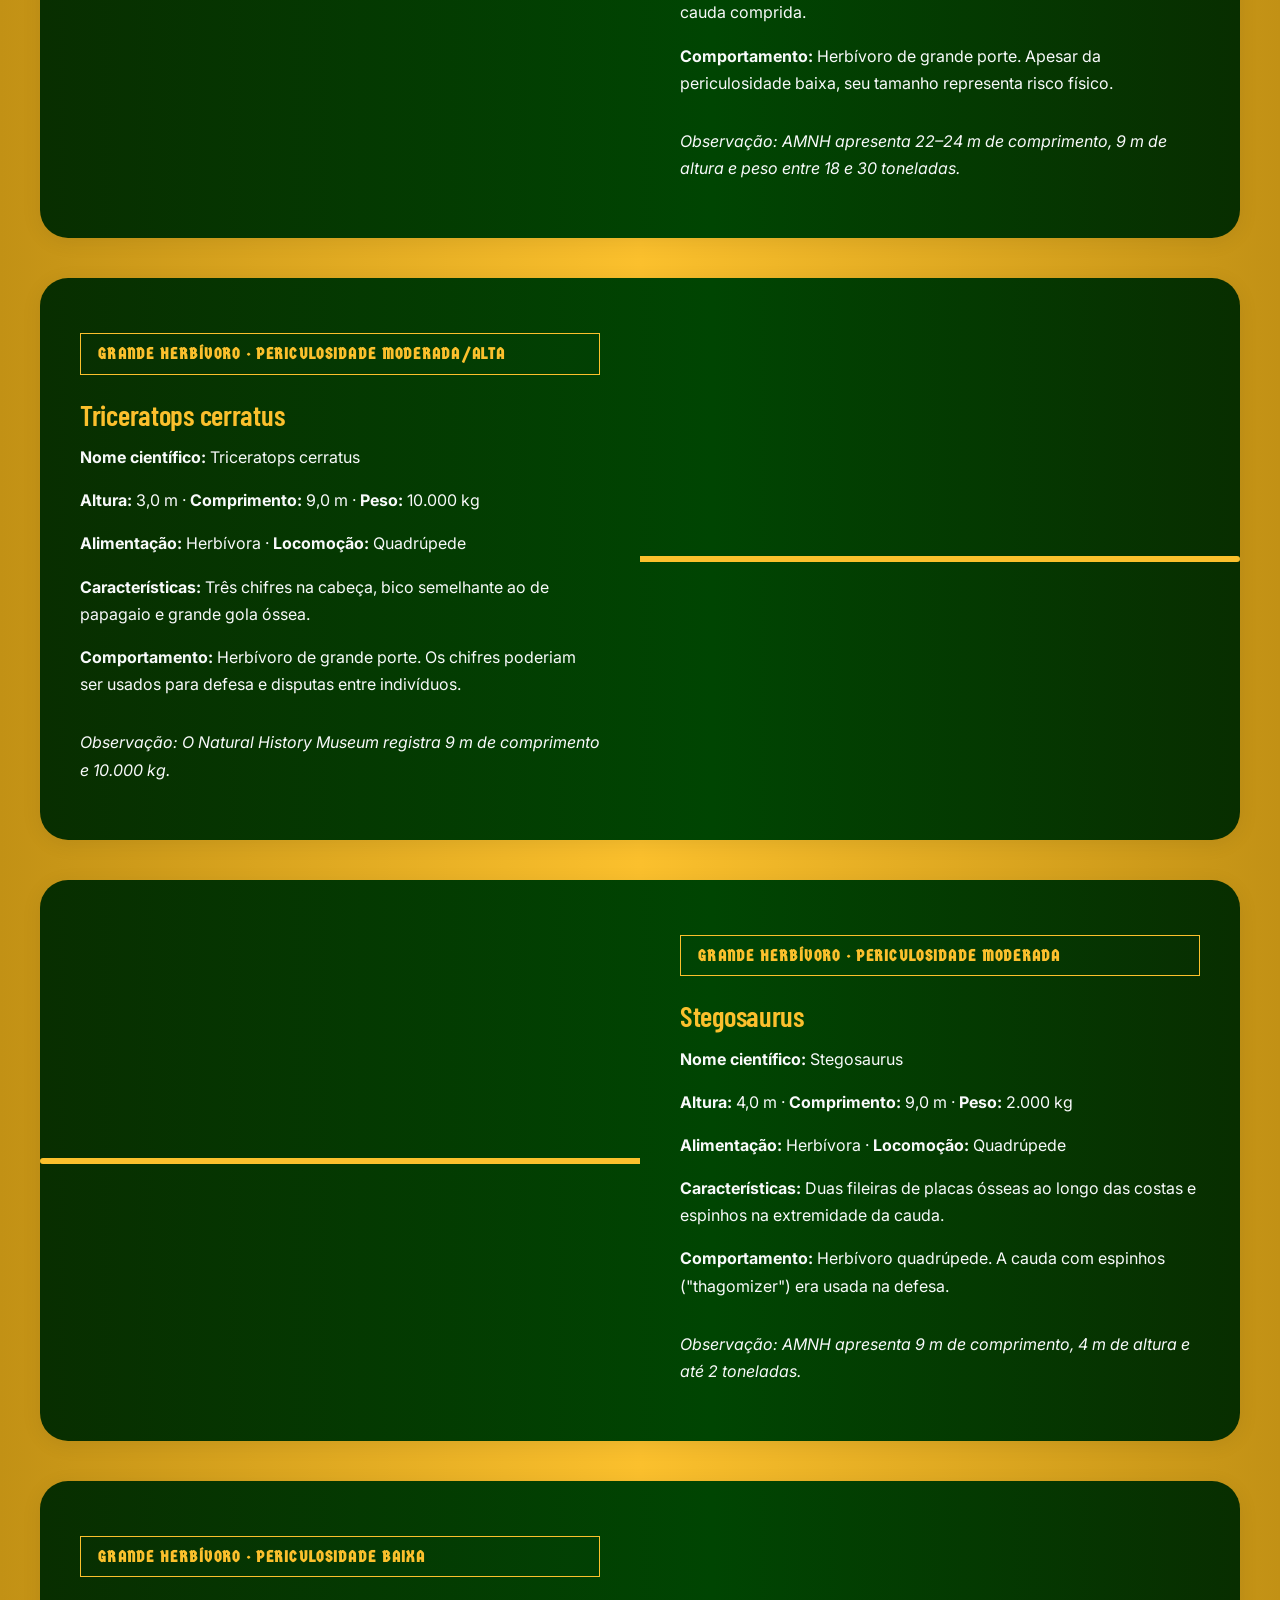
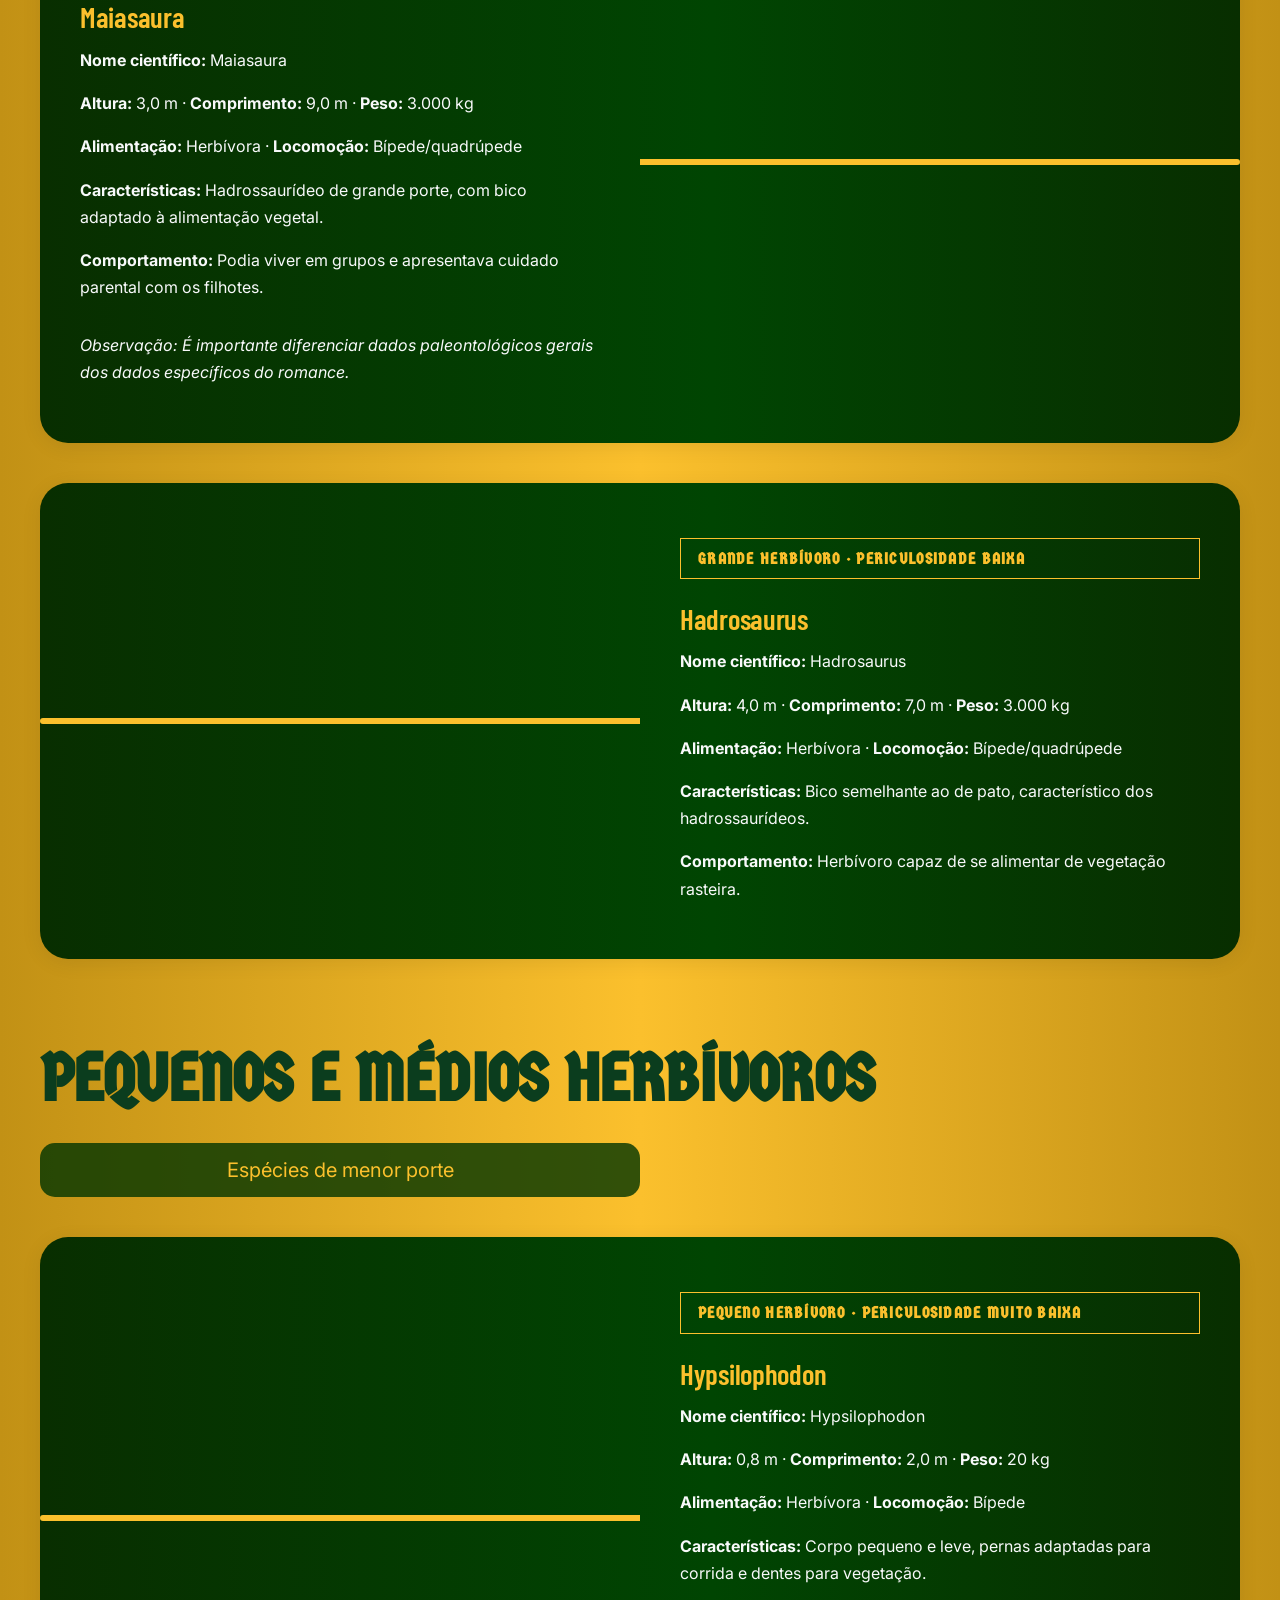
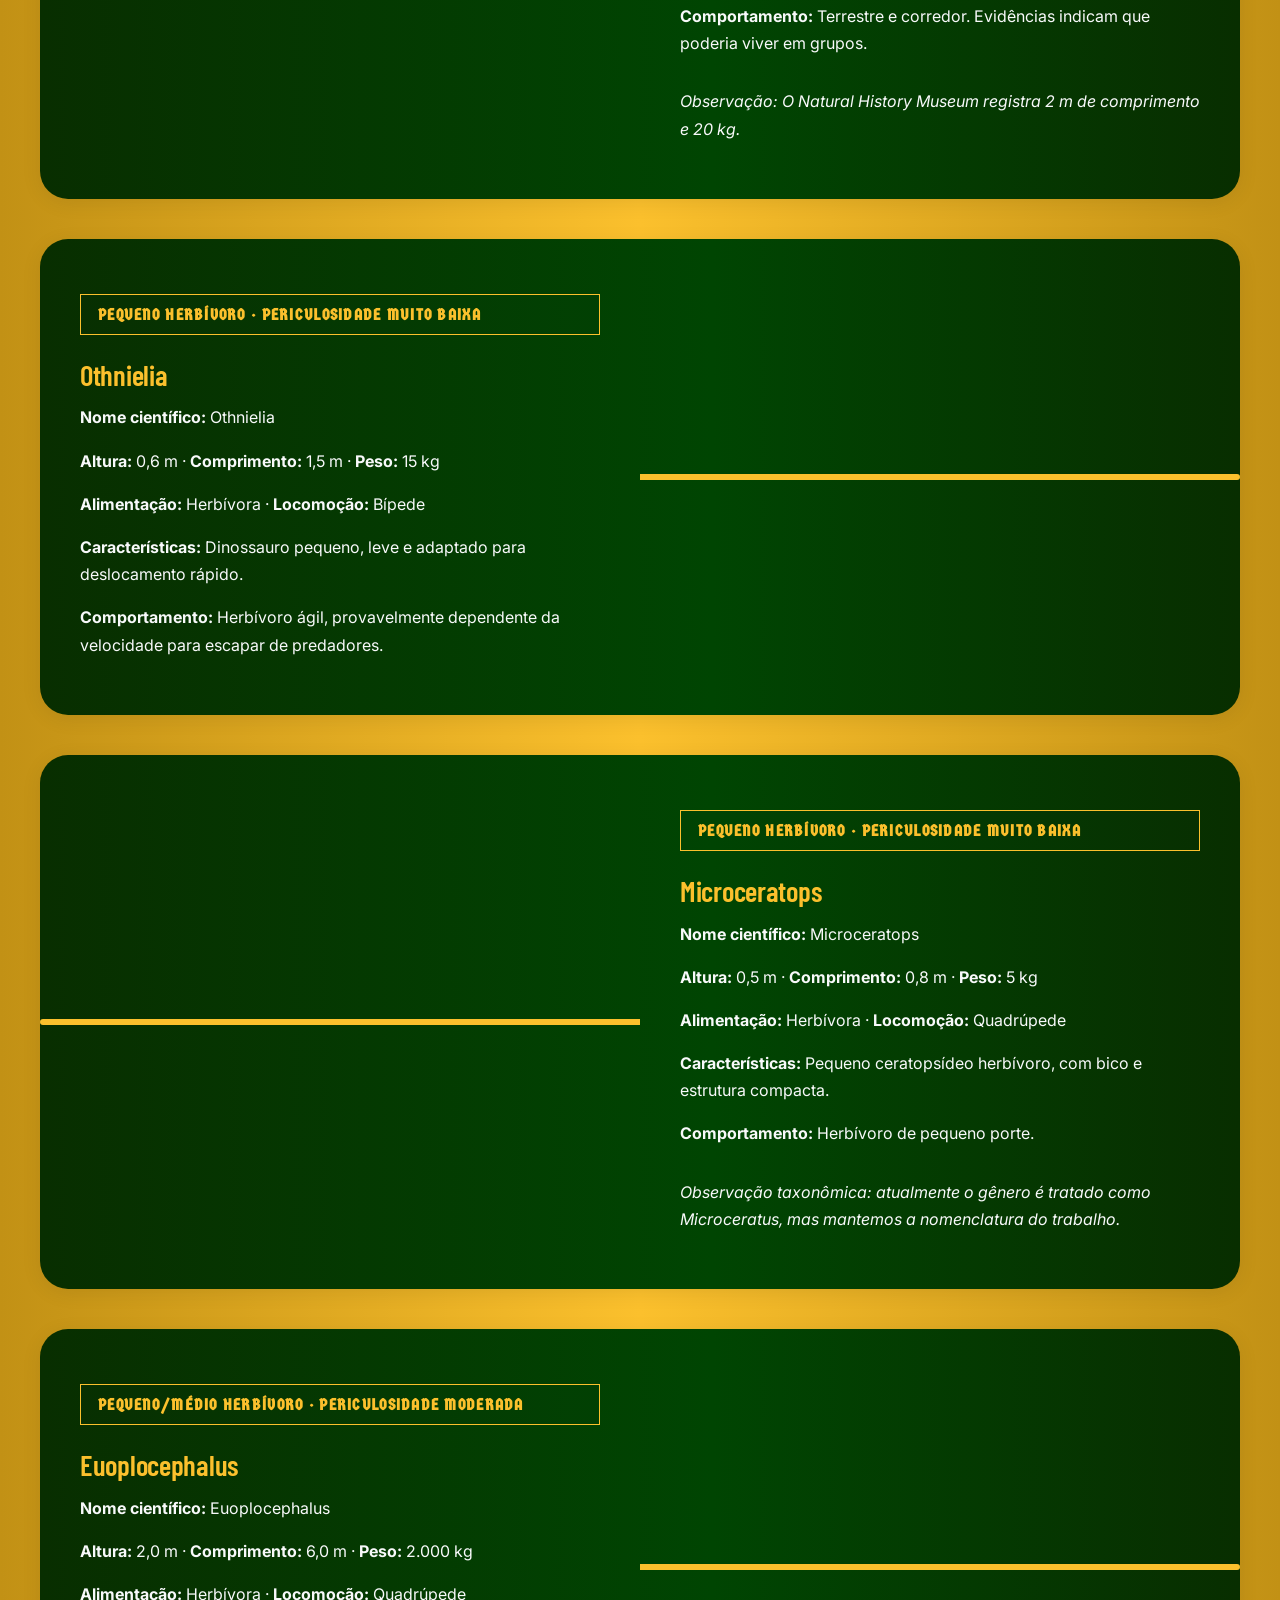
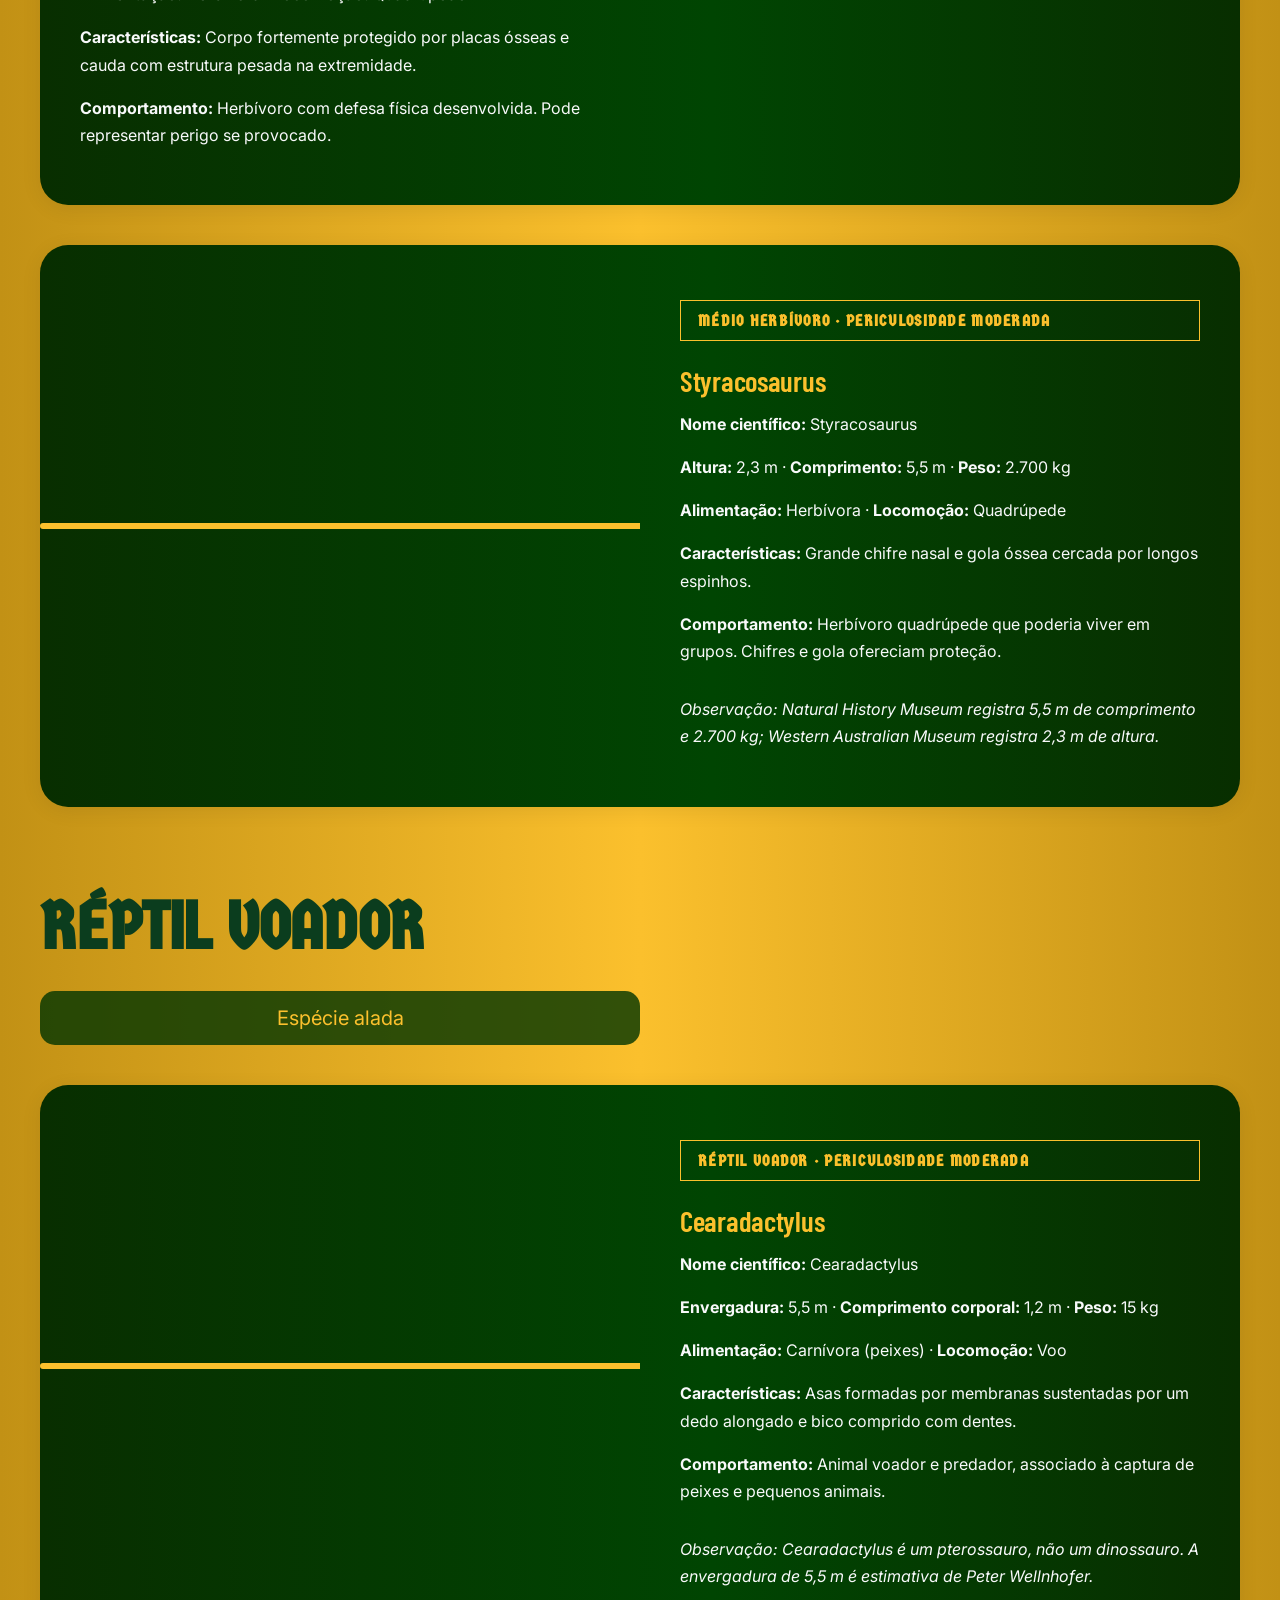
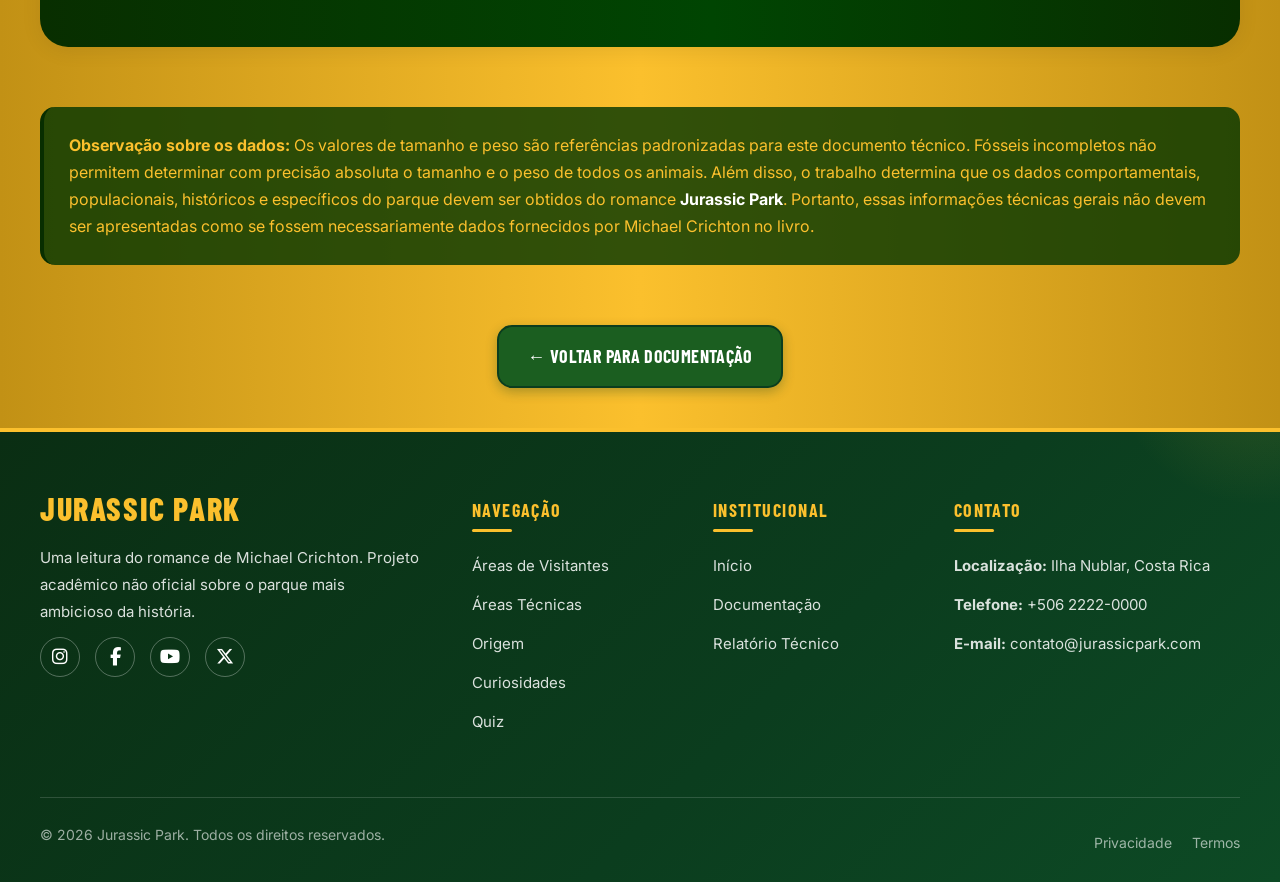
<file: relatorio-tecnico.html>
<!DOCTYPE html>
<html lang="pt-BR">

<head>
  <meta charset="UTF-8">
  <meta name="viewport" content="width=device-width, initial-scale=1">
  <meta name="description" content="Jurassic Park: uma leitura do romance de Michael Crichton.">
  <title>Relatório Técnico | Jurassic Park</title>
  <link rel="icon" href="imagens/favicon.svg" type="image/svg+xml">
  <link rel="stylesheet" href="css/style.css">
  <script src="js/main.js" defer></script>
  <link rel="preconnect" href="https://fonts.googleapis.com">
  <link rel="preconnect" href="https://fonts.gstatic.com" crossorigin>
  <link href="https://fonts.googleapis.com/css2?family=Archivo+Black&family=Germania+One&display=swap" rel="stylesheet">
  <link rel="preconnect" href="https://fonts.googleapis.com">
  <link rel="preconnect" href="https://fonts.gstatic.com" crossorigin>
  <link
    href="https://fonts.googleapis.com/css2?family=Barlow+Condensed:wght@400;500;600;700&family=Inter:wght@400;500;600&display=swap"
    rel="stylesheet">
  <link rel="stylesheet" href="https://cdnjs.cloudflare.com/ajax/libs/font-awesome/6.5.1/css/all.min.css">
</head>

<body>
  <a class="skip" href="#conteudo">Pular para o conteúdo</a>
  <header class="site-header">
    <a class="brand" href="index.html" aria-label="Jurassic Park — início"><span>JURASSIC PARK</span></a>
    <button class="menu-toggle" aria-expanded="false" aria-controls="menu-principal" hidden>Menu</button>
    <nav id="menu-principal" aria-label="Navegação principal">
      <a href="areas_visitantes.html">ÁREAS DE VISITANTES</a>
      <a href="areas_tecnicas.html">ÁREAS TÉCNICAS</a>
      <a href="origem.html">ORIGEM</a>
      <a href="curiosidades.html">CURIOSIDADES</a>
      <a href="documentacao.html" aria-current="page">DOCUMENTAÇÃO</a>
      <a href="app.html">QUIZ</a>
    </nav>
  </header>
  <main id="conteudo">
    <section class="hero"
      style="background-image: url('imagens/Fundos_Header/Fundo_Relatorio.png'); background-size: cover;">
      <div class="hero-content">
        <p class="eyebrow">05 / ARQUIVO INGEN</p>
        <h1>Relatório<br><em>Técnico</em></h1>
        <p>Documento oficial do Projeto Gênese com especificações técnicas das 15 espécies de Jurassic Park.</p>
      </div>
    </section>

    <div class="wrap">
      <div class="section">

        <!-- Cabeçalho do documento -->
        <article class="card prose" style="padding: 40px; margin-bottom: 60px;">
          <span class="tag1">DOCUMENTO TÉCNICO</span>
          <h2 class="cardtitle">Especificações das Espécies de Jurassic Park</h2>
          <p>Este documento reúne os dados de <strong>tamanho, peso, alimentação, locomoção e comportamento</strong> de
            cada uma das 15 espécies que habitam o parque. Os valores apresentados servem como referência técnica
            padronizada.</p>
          <p class="source">Fonte: Documento técnico fornecido para o Projeto Gênese — Jurassic Park.</p>
        </article>

        <!-- ===================== PREDADORES ===================== -->
        <h2>Predadores</h2>
        <p class="lede">Espécies carnívoras de alto risco</p>

        <div class="zigzag-container">
          <!-- 1. Tyrannosaurus rex -->
          <article class="zigzag-card">
            <div class="zigzag-card-img2" style="background-image: url('imagens/Imagens_Relatorio_Tecnico/Tyranossauros.jpg');"></div>
            <div class="zigzag-card-content">
              <span class="tag restricted">PREDADOR · PERICULOSIDADE MUITO ALTA</span>
              <h3>Tyrannosaurus rex</h3>
              <p><strong>Nome científico:</strong> Tyrannosaurus rex</p>
              <p><strong>Altura:</strong> 4,0 m · <strong>Comprimento:</strong> 12,5 m · <strong>Peso:</strong> 8.000 kg
              </p>
              <p><strong>Alimentação:</strong> Carnívora · <strong>Locomoção:</strong> Bípede</p>
              <p><strong>Características:</strong> Cabeça muito grande, mandíbula poderosa e dentes adaptados para
                cortar e esmagar carne. Membros anteriores curtos.</p>
              <p><strong>Comportamento:</strong> Grande predador terrestre. No contexto do parque, representa uma das
                espécies de maior risco devido ao seu tamanho e comportamento predatório.</p>
              <p class="source">Observação: O Museu Nacional de História Natural da França apresenta um adulto com 12,5
                m de comprimento, 4 m de altura e 8 toneladas.</p>
            </div>
          </article>

          <!-- 2. Velociraptor mongoliensis -->
          <article class="zigzag-card reverse">
            <div class="zigzag-card-img" style="background-image: url('imagens/Imagens_Relatorio_Tecnico/Velociraptor_Mongoliensis.jpg');"></div>
            <div class="zigzag-card-content">
              <span class="tag restricted">PREDADOR · PERICULOSIDADE MUITO ALTA</span>
              <h3>Velociraptor mongoliensis</h3>
              <p><strong>Nome científico:</strong> Velociraptor mongoliensis</p>
              <p><strong>Altura:</strong> 0,6 m · <strong>Comprimento:</strong> 1,8 m · <strong>Peso:</strong> 18 kg</p>
              <p><strong>Alimentação:</strong> Carnívora · <strong>Locomoção:</strong> Bípede</p>
              <p><strong>Características:</strong> Corpo leve, pernas longas, dentes afiados e uma grande garra curva no
                segundo dedo de cada pé.</p>
              <p><strong>Comportamento:</strong> Predador pequeno e ágil. Seus sentidos desenvolvidos, mobilidade e
                estrutura corporal favoreciam a perseguição e captura.</p>
              <p class="source">Observação: O American Museum of Natural History registra 1,8 m de comprimento e 18 kg.
              </p>
            </div>
          </article>

          <!-- 3. Dilophosaurus -->
          <article class="zigzag-card">
            <div class="zigzag-card-img2" style="background-image: url('imagens/Imagens_Relatorio_Tecnico/Dilophosaurus.jpg');"></div>
            <div class="zigzag-card-content">
              <span class="tag restricted">PREDADOR · PERICULOSIDADE ALTA</span>
              <h3>Dilophosaurus</h3>
              <p><strong>Nome científico:</strong> Dilophosaurus</p>
              <p><strong>Altura:</strong> 2,0 m · <strong>Comprimento:</strong> 7,0 m · <strong>Peso:</strong> 400 kg
              </p>
              <p><strong>Alimentação:</strong> Carnívora · <strong>Locomoção:</strong> Bípede</p>
              <p><strong>Características:</strong> Terópode de grande porte, com dentes afiados e duas cristas ósseas no
                topo do crânio.</p>
              <p><strong>Comportamento:</strong> Predador capaz de capturar animais menores. A função das cristas ainda
                é discutida (reconhecimento visual ou atração de parceiros).</p>
              <p class="source">Observação: O Natural History Museum registra 7 m de comprimento e 400 kg.</p>
            </div>
          </article>

          <!-- 4. Procompsognathus -->
          <article class="zigzag-card reverse">
            <div class="zigzag-card-img" style="background-image: url('imagens/Imagens_Relatorio_Tecnico/Procompsognathus.jpg');"></div>
            <div class="zigzag-card-content">
              <span class="tag">PREDADOR · PERICULOSIDADE BAIXA</span>
              <h3>Procompsognathus</h3>
              <p><strong>Nome científico:</strong> Procompsognathus</p>
              <p><strong>Altura:</strong> 0,4 m · <strong>Comprimento:</strong> 1,2 m · <strong>Peso:</strong> 1 kg</p>
              <p><strong>Alimentação:</strong> Carnívora/onívora · <strong>Locomoção:</strong> Bípede</p>
              <p><strong>Características:</strong> Pequeno terópode, corpo leve, pernas adaptadas para corrida.</p>
              <p><strong>Comportamento:</strong> Animal de pequeno porte que poderia explorar diferentes fontes de
                alimento.</p>
              <p class="source">Observação: valores de tamanho e peso são menos determinados; devem ser tratados como
                referência técnica.</p>
            </div>
          </article>
        </div>

        <!-- ===================== GRANDES HERBÍVOROS ===================== -->
        <h2 style="margin-top: 80px;">Grandes Herbívoros</h2>
        <p class="lede">Espécies de grande porte</p>

        <div class="zigzag-container">
          <!-- 5. Apatosaurus -->
          <article class="zigzag-card">
            <div class="zigzag-card-img2" style="background-image: url('imagens/Imagens_Relatorio_Tecnico/Apatosaurus.jpg');"></div>
            <div class="zigzag-card-content">
              <span class="tag">GRANDE HERBÍVORO · PERICULOSIDADE BAIXA</span>
              <h3>Apatosaurus</h3>
              <p><strong>Nome científico:</strong> Apatosaurus</p>
              <p><strong>Altura:</strong> 9,0 m · <strong>Comprimento:</strong> 23,0 m · <strong>Peso:</strong> 24.000
                kg</p>
              <p><strong>Alimentação:</strong> Herbívora · <strong>Locomoção:</strong> Quadrúpede</p>
              <p><strong>Características:</strong> Corpo extremamente grande, pescoço longo e cauda comprida.</p>
              <p><strong>Comportamento:</strong> Herbívoro de grande porte. Apesar da periculosidade baixa, seu tamanho
                representa risco físico.</p>
              <p class="source">Observação: AMNH apresenta 22–24 m de comprimento, 9 m de altura e peso entre 18 e 30
                toneladas.</p>
            </div>
          </article>

          <!-- 6. Triceratops cerratus -->
          <article class="zigzag-card reverse">
            <div class="zigzag-card-img" style="background-image: url('imagens/Imagens_Relatorio_Tecnico/Triceratops.jpg');"></div>
            <div class="zigzag-card-content">
              <span class="tag">GRANDE HERBÍVORO · PERICULOSIDADE MODERADA/ALTA</span>
              <h3>Triceratops cerratus</h3>
              <p><strong>Nome científico:</strong> Triceratops cerratus</p>
              <p><strong>Altura:</strong> 3,0 m · <strong>Comprimento:</strong> 9,0 m · <strong>Peso:</strong> 10.000 kg
              </p>
              <p><strong>Alimentação:</strong> Herbívora · <strong>Locomoção:</strong> Quadrúpede</p>
              <p><strong>Características:</strong> Três chifres na cabeça, bico semelhante ao de papagaio e grande gola
                óssea.</p>
              <p><strong>Comportamento:</strong> Herbívoro de grande porte. Os chifres poderiam ser usados para defesa e
                disputas entre indivíduos.</p>
              <p class="source">Observação: O Natural History Museum registra 9 m de comprimento e 10.000 kg.</p>
            </div>
          </article>

          <!-- 7. Stegosaurus -->
          <article class="zigzag-card">
            <div class="zigzag-card-img2" style="background-image: url('imagens/Imagens_Relatorio_Tecnico/Stegosaurus.jpg');"></div>
            <div class="zigzag-card-content">
              <span class="tag">GRANDE HERBÍVORO · PERICULOSIDADE MODERADA</span>
              <h3>Stegosaurus</h3>
              <p><strong>Nome científico:</strong> Stegosaurus</p>
              <p><strong>Altura:</strong> 4,0 m · <strong>Comprimento:</strong> 9,0 m · <strong>Peso:</strong> 2.000 kg
              </p>
              <p><strong>Alimentação:</strong> Herbívora · <strong>Locomoção:</strong> Quadrúpede</p>
              <p><strong>Características:</strong> Duas fileiras de placas ósseas ao longo das costas e espinhos na
                extremidade da cauda.</p>
              <p><strong>Comportamento:</strong> Herbívoro quadrúpede. A cauda com espinhos ("thagomizer") era usada na
                defesa.</p>
              <p class="source">Observação: AMNH apresenta 9 m de comprimento, 4 m de altura e até 2 toneladas.</p>
            </div>
          </article>

          <!-- 8. Maiasaura -->
          <article class="zigzag-card reverse">
            <div class="zigzag-card-img" style="background-image: url('imagens/Imagens_Relatorio_Tecnico/Maiasaura.jpg');"></div>
            <div class="zigzag-card-content">
              <span class="tag">GRANDE HERBÍVORO · PERICULOSIDADE BAIXA</span>
              <h3>Maiasaura</h3>
              <p><strong>Nome científico:</strong> Maiasaura</p>
              <p><strong>Altura:</strong> 3,0 m · <strong>Comprimento:</strong> 9,0 m · <strong>Peso:</strong> 3.000 kg
              </p>
              <p><strong>Alimentação:</strong> Herbívora · <strong>Locomoção:</strong> Bípede/quadrúpede</p>
              <p><strong>Características:</strong> Hadrossaurídeo de grande porte, com bico adaptado à alimentação
                vegetal.</p>
              <p><strong>Comportamento:</strong> Podia viver em grupos e apresentava cuidado parental com os filhotes.
              </p>
              <p class="source">Observação: É importante diferenciar dados paleontológicos gerais dos dados específicos
                do romance.</p>
            </div>
          </article>

          <!-- 9. Hadrosaurus -->
          <article class="zigzag-card">
            <div class="zigzag-card-img2" style="background-image: url('imagens/Imagens_Relatorio_Tecnico/Hadrosaurus.jpg');"></div>
            <div class="zigzag-card-content">
              <span class="tag">GRANDE HERBÍVORO · PERICULOSIDADE BAIXA</span>
              <h3>Hadrosaurus</h3>
              <p><strong>Nome científico:</strong> Hadrosaurus</p>
              <p><strong>Altura:</strong> 4,0 m · <strong>Comprimento:</strong> 7,0 m · <strong>Peso:</strong> 3.000 kg
              </p>
              <p><strong>Alimentação:</strong> Herbívora · <strong>Locomoção:</strong> Bípede/quadrúpede</p>
              <p><strong>Características:</strong> Bico semelhante ao de pato, característico dos hadrossaurídeos.</p>
              <p><strong>Comportamento:</strong> Herbívoro capaz de se alimentar de vegetação rasteira.</p>
            </div>
          </article>
        </div>

        <!-- ===================== PEQUENOS E MÉDIOS HERBÍVOROS ===================== -->
        <h2 style="margin-top: 80px;">Pequenos e Médios Herbívoros</h2>
        <p class="lede">Espécies de menor porte</p>

        <div class="zigzag-container">
          <!-- 10. Hypsilophodon -->
          <article class="zigzag-card">
            <div class="zigzag-card-img2" style="background-image: url('imagens/Imagens_Relatorio_Tecnico/Hypsilophodon.jpg');"></div>
            <div class="zigzag-card-content">
              <span class="tag">PEQUENO HERBÍVORO · PERICULOSIDADE MUITO BAIXA</span>
              <h3>Hypsilophodon</h3>
              <p><strong>Nome científico:</strong> Hypsilophodon</p>
              <p><strong>Altura:</strong> 0,8 m · <strong>Comprimento:</strong> 2,0 m · <strong>Peso:</strong> 20 kg</p>
              <p><strong>Alimentação:</strong> Herbívora · <strong>Locomoção:</strong> Bípede</p>
              <p><strong>Características:</strong> Corpo pequeno e leve, pernas adaptadas para corrida e dentes para
                vegetação.</p>
              <p><strong>Comportamento:</strong> Terrestre e corredor. Evidências indicam que poderia viver em grupos.
              </p>
              <p class="source">Observação: O Natural History Museum registra 2 m de comprimento e 20 kg.</p>
            </div>
          </article>

          <!-- 11. Othnielia -->
          <article class="zigzag-card reverse">
            <div class="zigzag-card-img" style="background-image: url('imagens/Imagens_Relatorio_Tecnico/Othnielia.jpg');"></div>
            <div class="zigzag-card-content">
              <span class="tag">PEQUENO HERBÍVORO · PERICULOSIDADE MUITO BAIXA</span>
              <h3>Othnielia</h3>
              <p><strong>Nome científico:</strong> Othnielia</p>
              <p><strong>Altura:</strong> 0,6 m · <strong>Comprimento:</strong> 1,5 m · <strong>Peso:</strong> 15 kg</p>
              <p><strong>Alimentação:</strong> Herbívora · <strong>Locomoção:</strong> Bípede</p>
              <p><strong>Características:</strong> Dinossauro pequeno, leve e adaptado para deslocamento rápido.</p>
              <p><strong>Comportamento:</strong> Herbívoro ágil, provavelmente dependente da velocidade para escapar de
                predadores.</p>
            </div>
          </article>

          <!-- 12. Microceratops -->
          <article class="zigzag-card">
            <div class="zigzag-card-img2" style="background-image: url('imagens/Imagens_Relatorio_Tecnico/Microceratops.jpg');"></div>
            <div class="zigzag-card-content">
              <span class="tag">PEQUENO HERBÍVORO · PERICULOSIDADE MUITO BAIXA</span>
              <h3>Microceratops</h3>
              <p><strong>Nome científico:</strong> Microceratops</p>
              <p><strong>Altura:</strong> 0,5 m · <strong>Comprimento:</strong> 0,8 m · <strong>Peso:</strong> 5 kg</p>
              <p><strong>Alimentação:</strong> Herbívora · <strong>Locomoção:</strong> Quadrúpede</p>
              <p><strong>Características:</strong> Pequeno ceratopsídeo herbívoro, com bico e estrutura compacta.</p>
              <p><strong>Comportamento:</strong> Herbívoro de pequeno porte.</p>
              <p class="source">Observação taxonômica: atualmente o gênero é tratado como Microceratus, mas mantemos a
                nomenclatura do trabalho.</p>
            </div>
          </article>

          <!-- 13. Euoplocephalus -->
          <article class="zigzag-card reverse">
            <div class="zigzag-card-img" style="background-image: url('imagens/Imagens_Relatorio_Tecnico/Euoplocephalus.jpeg');"></div>
            <div class="zigzag-card-content">
              <span class="tag">PEQUENO/MÉDIO HERBÍVORO · PERICULOSIDADE MODERADA</span>
              <h3>Euoplocephalus</h3>
              <p><strong>Nome científico:</strong> Euoplocephalus</p>
              <p><strong>Altura:</strong> 2,0 m · <strong>Comprimento:</strong> 6,0 m · <strong>Peso:</strong> 2.000 kg
              </p>
              <p><strong>Alimentação:</strong> Herbívora · <strong>Locomoção:</strong> Quadrúpede</p>
              <p><strong>Características:</strong> Corpo fortemente protegido por placas ósseas e cauda com estrutura
                pesada na extremidade.</p>
              <p><strong>Comportamento:</strong> Herbívoro com defesa física desenvolvida. Pode representar perigo se
                provocado.</p>
            </div>
          </article>

          <!-- 14. Styracosaurus -->
          <article class="zigzag-card">
            <div class="zigzag-card-img2" style="background-image: url('imagens/Imagens_Relatorio_Tecnico/Styracosaurus.jpeg');"></div>
            <div class="zigzag-card-content">
              <span class="tag">MÉDIO HERBÍVORO · PERICULOSIDADE MODERADA</span>
              <h3>Styracosaurus</h3>
              <p><strong>Nome científico:</strong> Styracosaurus</p>
              <p><strong>Altura:</strong> 2,3 m · <strong>Comprimento:</strong> 5,5 m · <strong>Peso:</strong> 2.700 kg
              </p>
              <p><strong>Alimentação:</strong> Herbívora · <strong>Locomoção:</strong> Quadrúpede</p>
              <p><strong>Características:</strong> Grande chifre nasal e gola óssea cercada por longos espinhos.</p>
              <p><strong>Comportamento:</strong> Herbívoro quadrúpede que poderia viver em grupos. Chifres e gola
                ofereciam proteção.</p>
              <p class="source">Observação: Natural History Museum registra 5,5 m de comprimento e 2.700 kg; Western
                Australian Museum registra 2,3 m de altura.</p>
            </div>
          </article>
        </div>

        <!-- ===================== RÉPTIL VOADOR ===================== -->
        <h2 style="margin-top: 80px;">Réptil Voador</h2>
        <p class="lede">Espécie alada</p>

        <div class="zigzag-container">
          <!-- 15. Cearadactylus -->
          <article class="zigzag-card">
            <div class="zigzag-card-img2" style="background-image: url('imagens/Imagens_Relatorio_Tecnico/Cearadactylus.jpg');"></div>
            <div class="zigzag-card-content">
              <span class="tag">RÉPTIL VOADOR · PERICULOSIDADE MODERADA</span>
              <h3>Cearadactylus</h3>
              <p><strong>Nome científico:</strong> Cearadactylus</p>
              <p><strong>Envergadura:</strong> 5,5 m · <strong>Comprimento corporal:</strong> 1,2 m ·
                <strong>Peso:</strong> 15 kg</p>
              <p><strong>Alimentação:</strong> Carnívora (peixes) · <strong>Locomoção:</strong> Voo</p>
              <p><strong>Características:</strong> Asas formadas por membranas sustentadas por um dedo alongado e bico
                comprido com dentes.</p>
              <p><strong>Comportamento:</strong> Animal voador e predador, associado à captura de peixes e pequenos
                animais.</p>
              <p class="source">Observação: Cearadactylus é um pterossauro, não um dinossauro. A envergadura de 5,5 m é
                estimativa de Peter Wellnhofer.</p>
            </div>
          </article>
        </div>

        <!-- ===================== OBSERVAÇÃO FINAL ===================== -->
        <aside class="notice" style="margin-top: 60px;">
          <strong>Observação sobre os dados:</strong> Os valores de tamanho e peso são referências padronizadas para
          este documento técnico. Fósseis incompletos não permitem determinar com precisão absoluta o tamanho e o peso
          de todos os animais. Além disso, o trabalho determina que os dados comportamentais, populacionais, históricos
          e específicos do parque devem ser obtidos do romance <em>Jurassic Park</em>. Portanto, essas informações
          técnicas gerais não devem ser apresentadas como se fossem necessariamente dados fornecidos por Michael
          Crichton no livro.
        </aside>

        <div style="text-align: center; margin-top: 40px;">
          <a class="button" href="documentacao.html">← Voltar para Documentação</a>
        </div>

      </div>
    </div>
  </main>

  <footer class="site-footer">
    <div class="footer-container">
      <div class="footer-grid">
        <div class="footer-col">
          <div class="footer-brand">
            <span>JURASSIC PARK</span>
          </div>
          <p class="footer-desc">Uma leitura do romance de Michael Crichton. Projeto acadêmico não oficial sobre o
            parque mais ambicioso da história.</p>
          <div class="footer-social">
            <a href="#" aria-label="Instagram"><i class="fa-brands fa-instagram"></i></a>
            <a href="#" aria-label="Facebook"><i class="fa-brands fa-facebook-f"></i></a>
            <a href="#" aria-label="YouTube"><i class="fa-brands fa-youtube"></i></a>
            <a href="#" aria-label="X"><i class="fa-brands fa-x-twitter"></i></a>
          </div>
        </div>

        <div class="footer-col">
          <h4>Navegação</h4>
          <a href="areas_visitantes.html">Áreas de Visitantes</a>
          <a href="areas_tecnicas.html">Áreas Técnicas</a>
          <a href="origem.html">Origem</a>
          <a href="curiosidades.html">Curiosidades</a>
          <a href="app.html">Quiz</a>
        </div>

        <div class="footer-col">
          <h4>Institucional</h4>
          <a href="index.html">Início</a>
          <a href="documentacao.html">Documentação</a>
          <a href="relatorio-tecnico.html">Relatório Técnico</a>
        </div>

        <div class="footer-col">
          <h4>Contato</h4>
          <div class="footer-contact">
            <div class="footer-contact-item">
              <p><strong>Localização: </strong>Ilha Nublar, Costa Rica</p>
            </div>
            <div class="footer-contact-item">
              <p><strong>Telefone: </strong>+506 2222-0000</p>
            </div>
            <div class="footer-contact-item">
              <p><strong>E-mail: </strong>contato@jurassicpark.com</p>
            </div>
          </div>
        </div>
      </div>

      <div class="footer-bottom">
        <p>&copy; 2026 Jurassic Park. Todos os direitos reservados.</p>
        <div class="footer-bottom-links">
          <a href="#">Privacidade</a>
          <a href="#">Termos</a>
        </div>
      </div>
    </div>
  </footer>
</body>

</html>
</file>
<file: css/style.css>
@import url('https://fonts.googleapis.com/css2?family=Barlow+Condensed:wght@400;500;600;700&family=Inter:wght@400;500;600&display=swap');

html {
  scroll-behavior: smooth;
}

:root,
.dark {
  --background: #f8f9fa;
  --foreground: #1a1a1a;
  --primary: #0b3d1e;
  --primary-light: #1b5e20;
  --secondary: #fbc02d;
  --accent: #c62828;
  --border: #dee2e6;
  --card-bg: #ffffff;
  --muted: #6c757d;
  --muted-foreground: #495057;
  --radius: 0.5rem;
  --shadow: 0 4px 20px rgba(0, 0, 0, 0.08);
  --shadow-lg: 0 10px 40px rgba(0, 0, 0, 0.12);
  color-scheme: light;
}

* {
  box-sizing: border-box;
  margin: 0;
  padding: 0;
}

body {
  margin: 0;
  background: linear-gradient(90deg, rgb(194, 145, 21) 0%, rgba(251, 192, 45, 1) 50%, rgb(194, 145, 21) 100%);
  color: var(--foreground);
  font-family: 'Inter', sans-serif;
  font-size: 16px;
  line-height: 1.7;
  overflow-x: hidden;
}

a {
  color: inherit;
  text-decoration: none;
}

a:focus-visible,
button:focus-visible {
  outline: 3px solid var(--secondary);
  outline-offset: 5px;
}

button {
  font: inherit;
  cursor: pointer;
}

p {
  margin: 0 0 1rem;
}

h1,
h2,
h3,
h4 {
  font-family: 'Barlow Condensed', sans-serif;
  line-height: 1.2;
  font-weight: 600;
  letter-spacing: -0.01em;
}

h1 {
  font-size: clamp(3rem, 6vw, 5rem);
  margin: 1rem 0 1.5rem;
  color: var(--primary);
  text-transform: uppercase;
}

h2 {
  font-size: clamp(4.2rem, 4vw, 3.5rem);
  margin: 0.5rem 0 1.5rem;
  color: var(--primary);
  text-transform: uppercase;
  font-family: "Germania One", system-ui;
}

.cardtitle {
  color: var(--secondary);
}

h3 {
  font-size: 1.8rem;
  margin: 0.5rem 0 1rem;
  color: var(--secondary);
}

h4 {
  font-size: 1.3rem;
  margin: 0.5rem 0 0.5rem;
  color: var(--primary);
  text-transform: uppercase;
  letter-spacing: 0.02em;
}

em {
  font-style: normal;
  color: #fff;
  font-weight: 700;
}

.wrap {
  max-width: 1280px;
  width: calc(100% - 80px);
  margin-inline: auto;
}

.site-header {
  display: flex;
  align-items: center;
  justify-content: space-between;
  padding: 20px 50px;
  border-bottom: 4px solid var(--primary);
  background: linear-gradient(90deg, rgba(8, 46, 0, 1) 0%, rgba(0, 69, 2, 1) 56%, rgba(8, 46, 0, 1) 100%);
  position: sticky;
  top: 0;
  z-index: 1000;
  box-shadow: 0 2px 10px rgba(0, 0, 0, 0.05);
  border-bottom: solid var(--secondary) 3px;
}

.brand {
  display: flex;
  align-items: center;
  gap: 12px;
  letter-spacing: 0.05em;
  font-family: 'Barlow Condensed', sans-serif;
  font-size: 28px;
  font-weight: 800;
  line-height: 1.0;
  color: var(--primary);
  border: solid var(--secondary) 2px;
}

.brand-symbol {
  width: 48px;
  height: 48px;
  border: 2px solid var(--primary);
  color: var(--primary);
  display: grid;
  place-items: center;
  font-family: 'Barlow Condensed', sans-serif;
  font-size: 28px;
}

.brand small {
  display: block;
  font-size: 11px;
  font-weight: 500;
  letter-spacing: 0.08em;
  color: var(--muted);
  text-transform: uppercase;
}

.site-header nav {
  display: flex;
  gap: 12px;
  align-items: center;
  font-size: 18px;
  flex-wrap: wrap;
}

.site-header a {
  color: var(--secondary);
  font-weight: 500;
  padding: 8px 12px;
  border-radius: 6px;
  transition: color 0.2s, background 0.2s;
  font-family: "Germania One", system-ui;
}

.site-header a:hover {
  color: white;
  background-color: #fffd9f22;
}

[aria-current="page"] {
  color: var(--secondary) !important;
  background: rgba(11, 61, 30, 0.1) !important;
  font-weight: 700;
  border-bottom: solid var(--secondary) 2px;
}

/* ===== HERO EM LARGURA TOTAL (INDEX) ===== */
.hero {
  min-height: 650px;
  position: relative;
  display: flex;
  align-items: center;
  width: 100%;
  background:
    linear-gradient(90deg, rgba(11, 61, 30, 0.95), rgba(11, 61, 30, 0.6)),
    url('../imagens/park-hero.png') center/cover;
  padding: 0 50px;
}

.hero-content {
  width: 100%;
  max-width: 650px;
  color: #ffffff;
}

.hero-content h1 {
  color: #ffffff;
  text-shadow: 2px 2px 10px rgba(0, 0, 0, 0.4);
}

.hero-content em {
  color: var(--secondary);
}

.hero-content>p:not(.eyebrow) {
  max-width: 520px;
  color: rgba(255, 255, 255, 0.9);
  font-size: 19px;
  line-height: 1.8;
}

.eyebrow {
  font-family: 'Barlow Condensed', sans-serif;
  font-size: 14px;
  letter-spacing: 0.15em;
  font-weight: 700;
  color: var(--secondary);
  text-transform: uppercase;
  margin-bottom: 10px;
}

/* Card lateral do Hero (relativo, não invade conteúdo) */
.hero-side-card {
  position: relative;
  right: 0;
  top: 0;
  transform: none;
  background: #003202cc;
  backdrop-filter: blur(13px);
  border-radius: 12px;
  padding: 30px;
  width: 100%;
  max-width: 400px;
  margin-left: auto;
  box-shadow: var(--shadow-lg);
  border: solid var(--secondary) 3px;
}

.hero-side-card h3 {
  color: var(--secondary);
  margin-bottom: 25px;
  font-size: 1.8rem;
  display: flex;
  align-items: center;
  gap: 10px;
  justify-content: center;
}

.hero-side-card img {
  width: 100%;
  border-radius: 8px;
  border: 1px solid var(--border);
  margin-bottom: 15px;
}

.hero-side-card p {
  color: #fff;
  font-size: 14px;
  line-height: 1.6;
}

.button {
  display: inline-flex;
  align-items: center;
  justify-content: center;
  gap: 10px;
  background: var(--primary-light);
  border: 2px solid var(--primary);
  color: #ffffff;
  padding: 14px 28px;
  font-weight: 700;
  margin-top: 20px;
  border-radius: 15px;
  font-family: 'Barlow Condensed', sans-serif;
  font-size: 18px;
  letter-spacing: 0.02em;
  text-transform: uppercase;
  transition: background 0.4s, transform 0.4s, box-shadow 0.4s;
  box-shadow: 0 4px 12px rgba(11, 61, 30, 0.3);
}

.button:hover {
  background: var(--primary-light);
  transform: translateY(-5px);
  box-shadow: 0 8px 20px var(--shadow);
}

.button.secondary {
  background: transparent;
  color: var(--secondary);
  border-color: var(--secondary);
  box-shadow: none;
}

.button.secondary:hover {
  background: rgba(11, 61, 30, 0.05);
}

.button.accent {
  background: var(--accent);
  border-color: var(--accent);
  box-shadow: 0 4px 12px rgba(198, 40, 40, 0.3);
}

.button.accent:hover {
  background: #b71c1c;
}

.button:disabled {
  opacity: 0.5;
  cursor: not-allowed;
}

.section {
  padding: 40px 0;
}

.section-alt {
  background: var(--card-bg);
}

.section-header {
  text-align: center;
  max-width: 800px;
  margin: 0 auto 60px;
}

.section-header p {
  color: #fff;
  font-size: 18px;
  margin-top: 15px;
  font-weight: 700;
}

.intro {
  display: grid;
  grid-template-columns: 1fr 1fr;
  gap: 80px;
  align-items: center;
}

.intro>div:last-child {
  max-width: 550px;
}

.intro p {
  color: var(--muted-foreground);
  font-size: 18px;
  line-height: 1.8;
}

.fact-strip {
  display: grid;
  grid-template-columns: repeat(3, 1fr);
  border-block: 1px solid var(--primary);
  padding-block: 30px;
  background: var(--primary);
  border-radius: 12px;
  margin-top: 40px;
  box-shadow: var(--shadow);
}

.fact-strip>div {
  display: flex;
  flex-direction: column;
  align-items: center;
  text-align: center;
  padding: 20px;
  border-right: 1px solid var(--secondary);
}

.fact-strip>div:first-child {
  padding-left: 0;
}

.fact-strip>div:last-child {
  border: 0;
}

.fact-strip strong {
  font-family: 'Barlow Condensed', sans-serif;
  font-size: 64px;
  font-weight: 700;
  color: var(--secondary);
  line-height: 1;
}

.fact-strip span {
  font-size: 14px;
  color: var(--card-bg);
  max-width: 200px;
  margin-top: 10px;
  text-transform: uppercase;
  letter-spacing: 0.05em;
}

/* ===== CARDS EM ZIG-ZAG (NOVO FORMATO) ===== */
.zigzag-container {
  display: flex;
  flex-direction: column;
  gap: 40px;
  margin-top: 40px;
}

.zigzag-card {
  display: flex;
  align-items: center;
  background: linear-gradient(90deg, rgba(8, 46, 0, 1) 0%, rgba(0, 69, 2, 1) 56%, rgba(8, 46, 0, 1) 100%);
  border: 0px solid var(--secondary);
  border-radius: 28px;
  overflow: hidden;
  box-shadow: var(--shadow);
  transition: transform 0.3s, box-shadow 0.3s;
  padding: 0;
}

.zigzag-card:hover {
  transform: translateY(-5px);
  box-shadow: var(--shadow-lg);
}

/* Imagem do card (ocupa 50% da largura) */
.zigzag-card-img {
  width: 50%;
  height: stretch;
  background-size: cover;
  background-position: center;
  flex-shrink: 0;
  border: solid var(--secondary) 3px;
  border-radius: 0 28px 28px 0;
}

.zigzag-card-img2 {
  width: 50%;
  height: stretch;
  background-size: cover;
  background-position: center;
  flex-shrink: 0;
  border: solid var(--secondary) 3px;
  border-radius: 28px 0 0 28px;
}

/* Conteúdo do card (ocupa 50% da largura) */
.zigzag-card-content {
  width: 50%;
  padding: 40px;
  display: flex;
  flex-direction: column;
  justify-content: center;
}

.zigzag-card-content h3 {
  color: var(--secondary);
  margin-bottom: 12px;
  font-size: 1.8rem;
}

.zigzag-card-content p {
  color: var(--background);
  font-size: 16px;
  line-height: 1.7;
}

.zigzag-card-content .tag {
  margin-bottom: 15px;
}

.zigzag-card-content .source {
  margin-top: 15px;
}

/* Inverter posição (imagem à direita, texto à esquerda) */
.zigzag-card.reverse {
  flex-direction: row-reverse;
}

/* ===== RESPONSIVIDADE DO ZIG-ZAG ===== */
@media (max-width: 800px) {

  .zigzag-card,
  .zigzag-card.reverse {
    flex-direction: column;
  }

  .zigzag-card-img {
    width: 100%;
    height: 220px;
  }

  .zigzag-card-img2 {
        width: 100%;
        height: 220px;
  }

  .zigzag-card-content {
    width: 100%;
    padding: 25px;
  }

  .zigzag-card-content .cardtitle{
    font-size:1.8rem;
  }
}

.grid {
  display: grid;
  grid-template-columns: repeat(3, minmax(0, 1fr));
  gap: 30px;
}

.card {
  background: #0b3d1e;
  border: 3px solid var(--secondary);
  border-radius: 12px;
  overflow: hidden;
  transition: transform 0.3s, box-shadow 0.3s;
  box-shadow: var(--shadow);
  text-align: center;
  margin-bottom: 2em;
  color: #fff;
  padding: 20px 0;
}

.card:hover {
  transform: translateY(-8px);
  box-shadow: var(--shadow-lg);
}

.card-img {
  width: 100%;
  height: 220px;
  background-size: cover;
  background-position: center;
  border-bottom: 4px solid var(--primary);
}

.card-content {
  padding: 30px;
}

.card-content h3 {
  color: var(--primary);
  margin-bottom: 12px;
  font-size: 1.7rem;
}

.card-content p {
  color: var(--muted);
  font-size: 15px;
  line-height: 1.7;
}

.tag1 {
  display: inline-block;
  padding: 6px 17px;
  border: 4px solid var(--secondary);
  font-family: 'Barlow Condensed', sans-serif;
  font-size: 4em;
  font-weight: 600;
  letter-spacing: 0.08em;
  color: var(--secondary);
  margin-bottom: 35px;
  margin-top: 15px;
  background: rgba(11, 61, 30, 0.04);
  text-transform: uppercase;
  font-family: "Germania One", system-ui;
}

.tag {
  display: inline-block;
  padding: 6px 17px;
  border: 1px solid var(--secondary);
  font-family: 'Barlow Condensed', sans-serif;
  font-size: 1em;
  font-weight: 600;
  letter-spacing: 0.08em;
  color: var(--secondary);
  margin-bottom: 35px;
  margin-top: 15px;
  background: rgba(11, 61, 30, 0.04);
  text-transform: uppercase;
  font-family: "Germania One", system-ui;
}

.tag.restricted {
  color: #ff3030;
  border-color: rgb(255, 0, 0);
  background: rgba(198, 40, 40, 0.04);
}

.species-meta {
  border-top: 1px solid var(--border);
  padding-top: 15px;
  font-size: 14px;
  color: var(--muted);
  margin-top: 15px;
}

.source {
  font-size: 12px;
  color: var(--background);
  margin-top: 10px;
  font-style: italic;
}

.report {
  max-width: 1000px;
  margin: 0 auto;
}

.report h2 {
  margin-top: 50px;
}

.report table {
  width: 100%;
  border-collapse: collapse;
  font-size: 15px;
  margin: 25px 0;
  border-radius: 8px;
  overflow: hidden;
  box-shadow: var(--shadow);
}

.report th,
.report td {
  padding: 15px;
  text-align: left;
  border: 1px solid var(--border);
}

.report th {
  background: var(--primary);
  color: #ffffff;
  font-family: 'Barlow Condensed', sans-serif;
  font-size: 16px;
  font-weight: 600;
  text-transform: uppercase;
  letter-spacing: 0.02em;
}

.report td {
  background: var(--card-bg);
  color: var(--foreground);
}

.report tr:nth-child(even) td {
  background: var(--background);
}

.table-scroll {
  overflow-x: auto;
}

.prose {
  max-width: 900px;
  margin: 4em auto;
  border-radius: 25px;
}

.prose p {
  color: #fff;
  font-size: 18px;
  line-height: 1.8;
}

.prose ul p {
  color: var(--primary);
}

.notice {
  border-left: 4px solid rgba(8, 46, 0, 1);
  background: #003500cc;
  padding: 25px;
  margin: 30px 0;
  border-radius: 15px;
  color: #fbc02d;
}

.site-footer {
  background: var(--primary);
  color: rgba(255, 255, 255, 0.9);
  padding: 50px 0 20px;
  margin-top: 0px;
}

.footer-content {
  display: grid;
  grid-template-columns: repeat(3, 1fr);
  gap: 50px;
  padding-bottom: 40px;
  border-bottom: 1px solid rgba(255, 255, 255, 0.2);
}

.footer-content h4 {
  color: var(--secondary);
  font-size: 18px;
  margin-bottom: 15px;
}

.footer-content p {
  font-size: 14px;
  line-height: 1.6;
  color: rgba(255, 255, 255, 0.8);
}

.footer-bottom {
  display: flex;
  justify-content: space-between;
  align-items: center;
  padding-top: 20px;
  font-size: 13px;
  color: rgba(255, 255, 255, 0.7);
  flex-wrap: wrap;
}

.skip {
  position: absolute;
  left: 15px;
  top: -100px;
  background: var(--secondary);
  color: var(--primary);
  z-index: 100;
  padding: 10px 15px;
  border-radius: 0 0 8px 8px;
  font-weight: 600;
}

.skip:focus {
  top: 0;
}

.page-head {
  padding: 80px 0 40px;
  max-width: 900px;
}

.page-head h1 {
  color: var(--primary);
}

.lede {
  max-width: 600px;
  font-size: 20px;
  color: #fbc02d;
  margin-top: 15px;
  background-color: #003500cc;
  padding: 10px;
  border-radius: 15px;
  text-align: center;
}

/* ===== HERO CUSTOM (PÁGINAS INTERNAS - LARGURA TOTAL) ===== */
.hero-custom {
  min-height: 450px;
  display: flex;
  align-items: center;
  justify-content: center;
  background-size: cover;
  background-position: center;
  position: relative;
  padding: 60px 20px;
  width: 100%;
}

.hero-custom::before {
  content: '';
  position: absolute;
  top: 0;
  left: 0;
  width: 100%;
  height: 100%;
  background: linear-gradient(135deg, rgba(11, 61, 30, 0.9), rgba(11, 61, 30, 0.7));
}

.hero-custom-content {
  position: relative;
  z-index: 1;
  max-width: 900px;
  text-align: center;
  color: #ffffff;
}

.hero-custom-content h1 {
  color: #ffffff;
  text-shadow: 2px 2px 10px rgba(0, 0, 0, 0.4);
}

.hero-custom-content .lede {
  color: rgba(255, 255, 255, 0.9);
  margin: 0 auto;
}

.menu-toggle {
  display: none;
  background: transparent;
  color: var(--primary);
  border: 1px solid var(--border);
  padding: 10px 15px;
  border-radius: 6px;
  font-family: 'Barlow Condensed', sans-serif;
  font-weight: 600;
  letter-spacing: 0.05em;
  text-transform: uppercase;
}

.form-container {
  max-width: 700px;
  margin: 0 auto;
  background: var(--primary);
  padding: 50px;
  border-radius: 12px;
  box-shadow: var(--shadow-lg);
}

.form-container h2 {
  color: var(--secondary);
  font-size: 50px;
  text-align: center;
}

.form-group {
  margin-bottom: 25px;
}

.form-group label {
  display: block;
  font-family: 'Barlow Condensed', sans-serif;
  font-size: 16px;
  font-weight: 600;
  color: var(--secondary);
  margin-bottom: 8px;
  letter-spacing: 0.02em;
  text-transform: uppercase;
}

.form-group input,
.form-group textarea {
  width: 100%;
  padding: 15px;
  border: 1px solid var(--secondary);
  border-radius: 6px;
  background: var(--primary-light);
  color: var(--background);
  font-family: 'Inter', sans-serif;
  font-size: 16px;
  transition: border-color 0.2s, box-shadow 0.2s;
}

textarea::placeholder {
  color: var(--secondary);
}

input::placeholder {
  color: var(--secondary);
}

.form-group input:focus,
.form-group textarea:focus {
  outline: none;
  border-color: var(--primary);
  box-shadow: 0 0 0 3px rgba(11, 61, 30, 0.1);
}

@media (max-width: 1000px) {
  .wrap {
    width: calc(100% - 50px);
  }

  .site-header {
    padding: 15px 25px;
    flex-direction: column;
    align-items: flex-start;
    gap: 20px;
  }

  .site-header nav {
    flex-wrap: wrap;
    gap: 10px 15px;
    width: 100%;
  }

  .hero {
    padding: 60px 25px;
    min-height: 550px;
    flex-direction: column;
    align-items: flex-start;
    justify-content: center;
    gap: 40px;
  }

  .hero-content {
    max-width: 100%;
  }

  .hero-side-card {
    position: relative;
    margin-left: 0;
    max-width: 100%;
  }

  .grid {
    grid-template-columns: repeat(2, minmax(0, 1fr));
  }

  .intro {
    grid-template-columns: 1fr;
    gap: 40px;
  }

  .footer-content {
    grid-template-columns: 1fr;
    gap: 30px;
  }
}

@media (max-width: 600px) {
  .wrap {
    width: calc(100% - 30px);
  }

  .site-header {
    padding: 15px 15px;
    flex-direction: row;
    align-items: center;
    justify-content: space-between;
  }

  .site-header nav.menu-collapsed {
    display: none;
  }

  h2{
    font-size: 3.0em;
    text-align: center;
  }

  .site-header nav {
    position: absolute;
    top: 70px;
    left: 0;
    width: 100%;
    background: var(--card-bg);
    padding: 20px;
    flex-direction: column;
    align-items: flex-start;
    border-bottom: 1px solid var(--border);
    box-shadow: 0 10px 20px rgba(0, 0, 0, 0.1);
    z-index: 999;
    background: linear-gradient(90deg, rgba(8, 46, 0, 1) 0%, rgba(0, 69, 2, 1) 56%, rgba(8, 46, 0, 1) 100%);
  }

  .prose ul{
    font-weight: 700;
  }

  .prose{
    margin: 1.5em auto;
  }

  .tag1{
    font-size: 2rem;
  }

  .menu-toggle {
    display: block;
    background-color: var(--secondary);
    font-weight: 700;
  }

  .hero {
    min-height: 350px;
    padding: 40px 15px;
    background-position: center;
  }

  .hero-content h1 {
    font-size: 3rem;
  }

  .hero-content>p:not(.eyebrow) {
    font-size: 15px;
    max-width: 300px;
  }

  .grid {
    grid-template-columns: 1fr;
  }

  .fact-strip {
    grid-template-columns: 1fr;
  }

  .fact-strip>div {
    border-right: none;
    border-bottom: 1px solid var(--border);
    padding: 20px 0;
  }

  .fact-strip>div:last-child {
    border-bottom: none;
  }

  .page-head {
    padding-top: 50px;
  }

  .form-container {
    padding: 30px;
  }
}

@media print {

  .site-header,
  .site-footer,
  .skip,
  .no-print {
    display: none;
  }

  body {
    background: white;
    color: black;
    font-size: 11pt;
  }

  .wrap {
    width: 100%;
    max-width: none;
  }

  .report p,
  .report .source {
    color: black;
  }

  h2 {
    break-after: avoid;
  }

  tr {
    break-inside: avoid;
  }

  thead {
    display: table-header-group;
  }

  .table-scroll {
    overflow: visible;
  }

  .report th {
    background: #eee;
    color: black;
  }

  .report td,
  .report th {
    border-color: #aaa;
  }
}

/* ===== FOOTER INSTITUCIONAL ===== */
.site-footer {
  background: linear-gradient(135deg, #0a2e13 0%, #0b3d1e 60%, #0d4a25 100%);
  color: #ffffff;
  padding: 60px 0 20px;
  margin-top: 0px;
  border-top: 4px solid var(--secondary);
  position: relative;
  overflow: hidden;
}

.site-footer::before {
  content: '';
  position: absolute;
  top: -50%;
  right: -10%;
  width: 300px;
  height: 300px;
  background: radial-gradient(circle, rgba(251, 192, 45, 0.15) 0%, transparent 70%);
  pointer-events: none;
}

.footer-container {
  max-width: 1280px;
  width: calc(100% - 80px);
  margin-inline: auto;
}

.footer-grid {
  display: grid;
  grid-template-columns: 2fr 1fr 1fr 1.5fr;
  gap: 50px;
  padding-bottom: 50px;
  border-bottom: 1px solid rgba(255, 255, 255, 0.15);
}

.footer-brand {
  display: flex;
  align-items: center;
  gap: 12px;
  font-family: 'Barlow Condensed', sans-serif;
  font-size: 32px;
  font-weight: 800;
  color: var(--secondary);
  letter-spacing: 0.05em;
  margin-bottom: 20px;
  line-height: 1;
}

.footer-brand small {
  display: block;
  font-size: 11px;
  font-weight: 500;
  color: rgba(255, 255, 255, 0.7);
  letter-spacing: 0.2em;
  text-transform: uppercase;
}

.footer-brand-symbol {
  width: 48px;
  height: 48px;
  border: 2px solid var(--secondary);
  color: var(--secondary);
  display: grid;
  place-items: center;
  font-size: 28px;
}

.footer-col h4 {
  color: var(--secondary);
  font-size: 18px;
  font-weight: 700;
  margin-bottom: 20px;
  text-transform: uppercase;
  letter-spacing: 0.08em;
  position: relative;
  padding-bottom: 10px;
}

.footer-col h4::after {
  content: '';
  position: absolute;
  left: 0;
  bottom: 0;
  width: 40px;
  height: 3px;
  background: var(--secondary);
  border-radius: 2px;
}

.footer-col p,
.footer-col a {
  color: rgba(255, 255, 255, 0.85);
  font-size: 15px;
  line-height: 1.8;
  display: block;
  margin-bottom: 12px;
  text-decoration: none;
  transition: color 0.2s, transform 0.2s;
}

.footer-col a:hover {
  color: var(--secondary);
  transform: translateX(5px);
}

.footer-desc {
  color: rgba(255, 255, 255, 0.7);
  font-size: 14px;
  line-height: 1.7;
  margin-bottom: 25px;
}

/* Redes Sociais */
.footer-social {
  display: flex;
  gap: 15px;
}

.footer-social a {
  width: 40px;
  height: 40px;
  border: 1px solid rgba(255, 255, 255, 0.3);
  border-radius: 50%;
  display: flex;
  align-items: center;
  justify-content: center;
  color: #ffffff;
  font-size: 18px;
  transition: background 0.2s, border-color 0.2s, transform 0.2s;
  padding: 0;
  margin: 0;
}

.footer-social a:hover {
  background: var(--secondary);
  border-color: var(--secondary);
  color: #0a2e13;
  transform: translateY(-3px);
}

/* Footer Bottom */
.footer-bottom {
  display: flex;
  justify-content: space-between;
  align-items: center;
  padding-top: 25px;
  font-size: 14px;
  color: rgba(255, 255, 255, 0.6);
}

.footer-bottom-links {
  display: flex;
  gap: 20px;
}

.footer-bottom-links a {
  color: rgba(255, 255, 255, 0.6);
  text-decoration: none;
  transition: color 0.2s;
}

.footer-bottom-links a:hover {
  color: var(--secondary);
}

/* ===== RESPONSIVIDADE DO FOOTER ===== */
@media (max-width: 1000px) {
  .footer-grid {
    grid-template-columns: 1fr 1fr;
    gap: 40px;
  }
}

@media (max-width: 600px) {
  .footer-grid {
    grid-template-columns: 1fr;
    gap: 30px;
  }

  .footer-bottom {
    flex-direction: column;
    gap: 15px;
    text-align: center;
  }

  .footer-bottom-links {
    justify-content: center;
  }
}

/* ===== DROPDOWN "EXPLORE O PARQUE" ===== */
.dropdown {
  position: relative;
  display: inline-block;
}

.dropdown-toggle {
  font-family: 'Barlow Condensed', sans-serif;
  font-size: 20px;
  font-weight: 700;
  letter-spacing: 0.08em;
  text-transform: uppercase;
  padding: 13px 33px;
  border-radius: 12px;
  border: none;
  cursor: pointer;
  background-color: var(--secondary);
  color: var(--primary);
  box-shadow: 0 4px 10px rgba(0, 0, 0, 0.25);
  transition: transform 0.2s, box-shadow 0.2s, background 0.2s;
}

.dropdown-toggle:hover {
  background-color: #ffd54f;
  transform: translateY(-3px);
}

/* Menu Suspenso */
.dropdown-menu {
  position: absolute;
  top: calc(100% + 10px);
  left: 0;
  min-width: 320px;
  background: rgba(11, 61, 30, 0.98);
  border: 2px solid var(--amarelo-ouro);
  border-radius: 12px;
  box-shadow: 0 12px 30px rgba(0, 0, 0, 0.5);
  backdrop-filter: blur(10px);
  overflow: hidden;
  opacity: 0;
  visibility: hidden;
  transform: translateY(-10px);
  transition: opacity 0.3s, transform 0.3s, visibility 0.3s;
  z-index: 100;
}

.dropdown.active .dropdown-menu {
  opacity: 1;
  visibility: visible;
  transform: translateY(0);
}

/* Itens do Menu */
.dropdown-item {
  display: flex;
  align-items: center;
  gap: 15px;
  padding: 18px 22px;
  text-decoration: none;
  color: #ffffff;
  border-bottom: 1px solid rgba(251, 192, 45, 0.15);
  transition: background 0.2s, padding-left 0.2s;
}

.dropdown-item:last-child {
  border-bottom: none;
}

.dropdown-item:hover {
  background: rgba(251, 192, 45, 0.15);
  padding-left: 30px;
}

.dropdown-icon {
  font-size: 28px;
  flex-shrink: 0;
}

.dropdown-item strong {
  display: block;
  font-family: 'Barlow Condensed', sans-serif;
  font-size: 18px;
  letter-spacing: 0.05em;
  text-transform: uppercase;
  color: var(--amarelo-ouro);
  margin-bottom: 2px;
}

.dropdown-item small {
  display: block;
  font-size: 13px;
  color: rgba(255, 255, 255, 0.7);
  font-family: 'Inter', sans-serif;
}

/* Responsividade */
@media (max-width: 600px) {
  .dropdown,
  .dropdown-toggle {
    width: 100%;
  }

  .dropdown-menu {
    min-width: 100%;
  }
}
</file>
